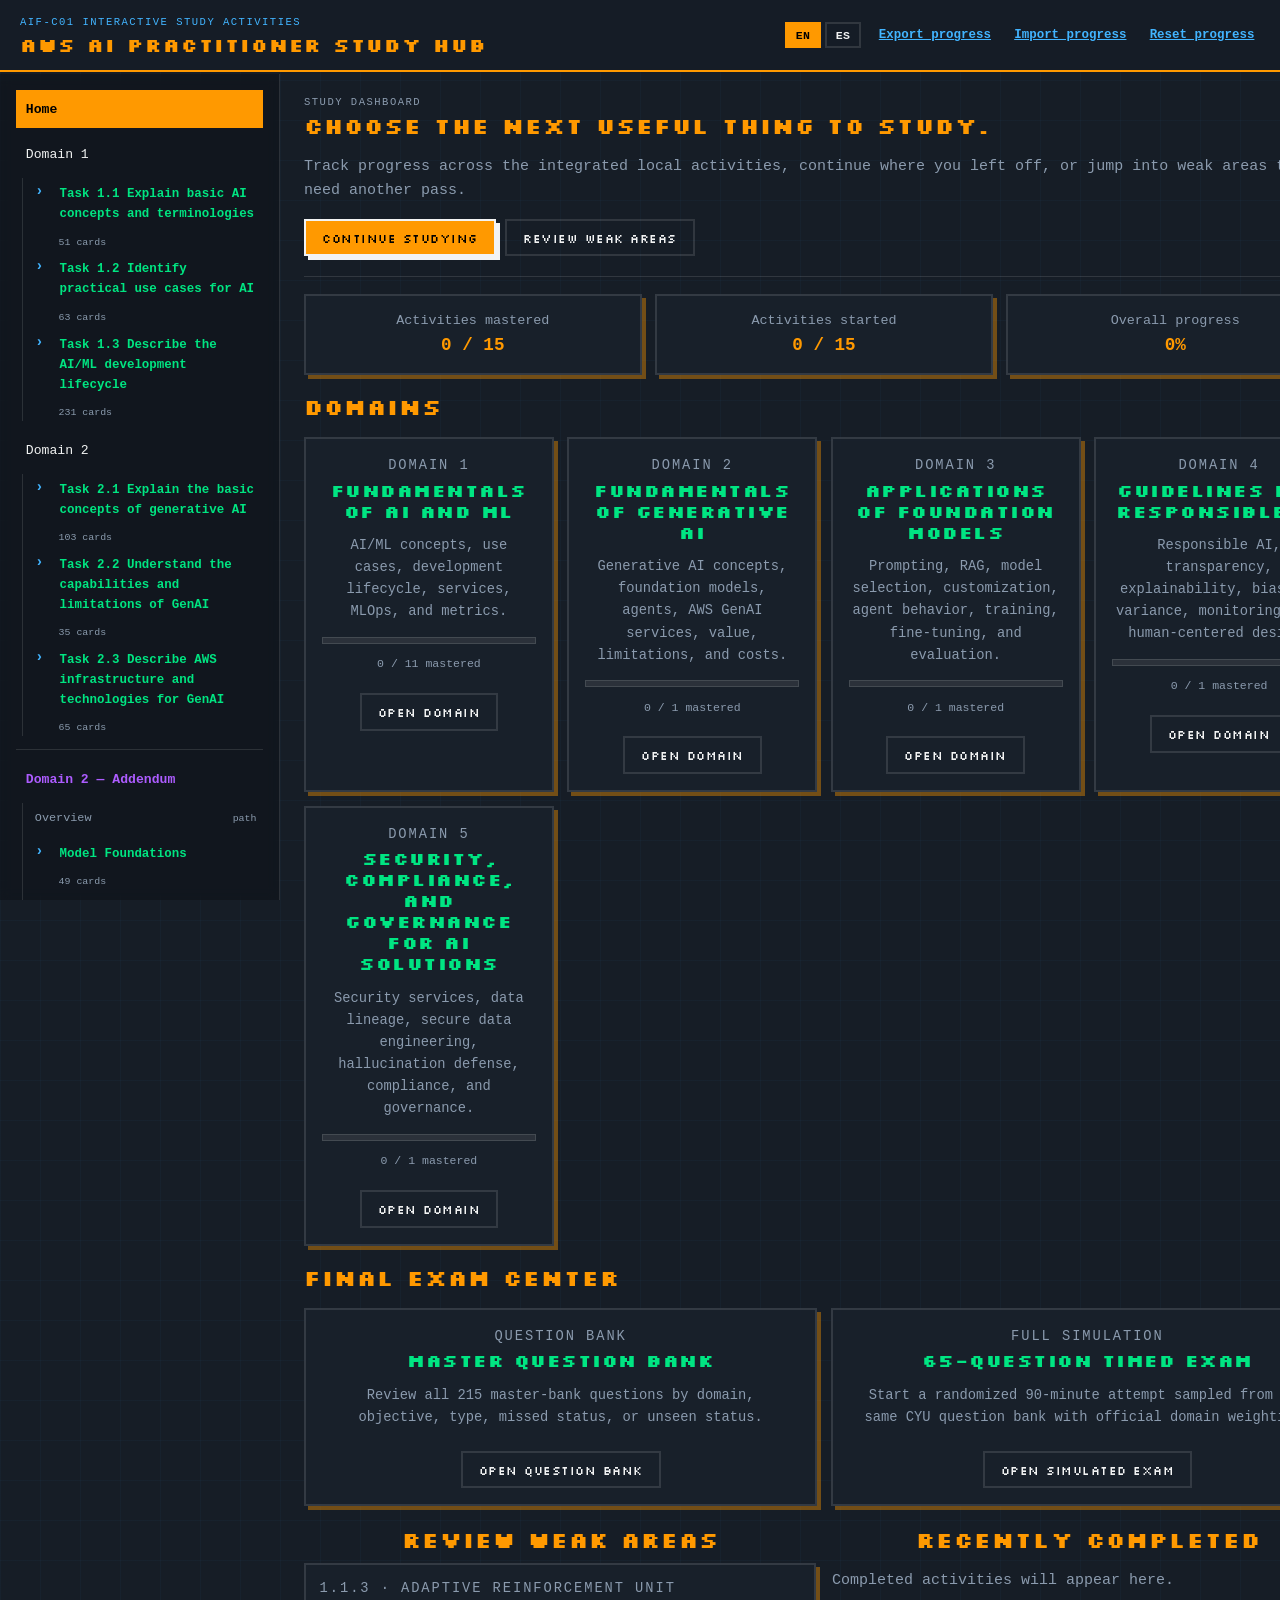
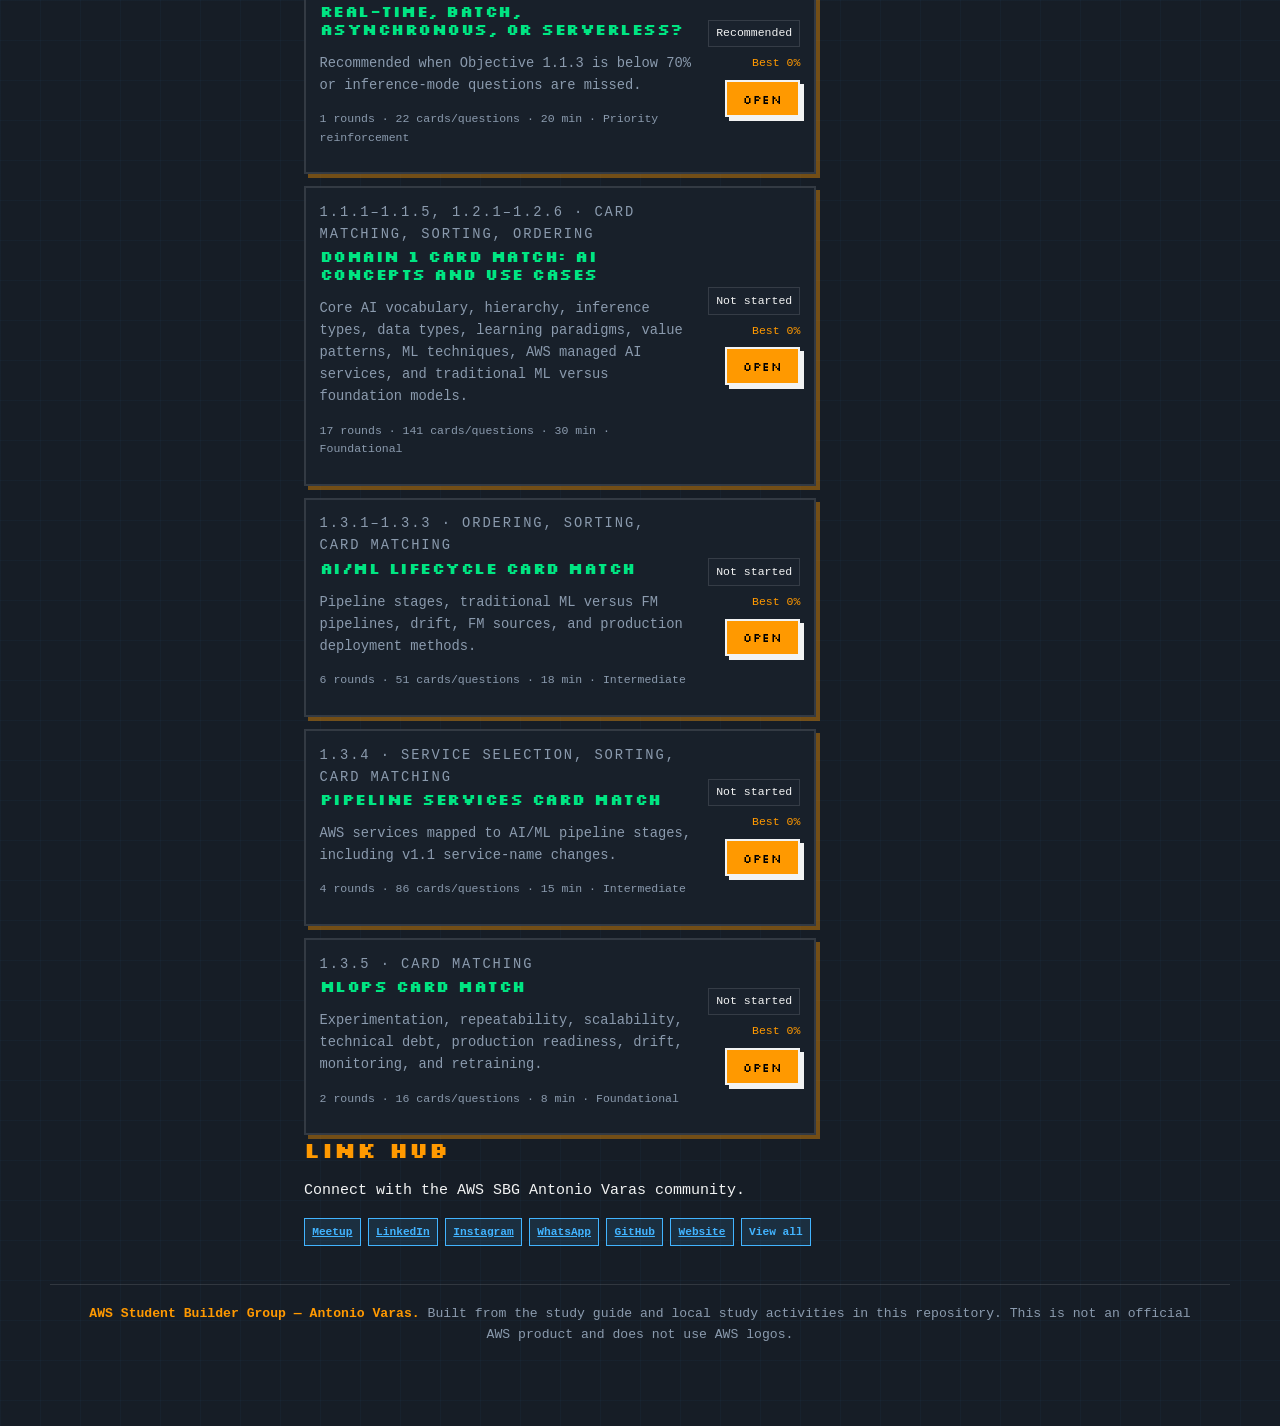
<file: index.html>
<!DOCTYPE html>
<html lang="en">
<head>
  <meta charset="utf-8">
  <meta name="viewport" content="width=device-width, initial-scale=1">
  <title>AWS AI Practitioner Study Hub</title>
  <link rel="stylesheet" href="styles.css">
</head>
<body>
  <header class="hub-topbar">
    <button class="menu-button" id="menuButton" type="button" aria-expanded="false" aria-controls="sidebar">Menu</button>
    <div>
      <p class="eyebrow" id="topbarEyebrow">AIF-C01 interactive study activities</p>
      <h1><a href="#/home" class="title-link" id="topbarTitle">AWS AI Practitioner Study Hub</a></h1>
    </div>
    <div class="topbar-actions">
      <div class="lang-toggle" role="group" aria-label="Language / Idioma">
        <button type="button" class="lang-btn" id="langBtnEn" data-lang="en" aria-pressed="true">EN</button>
        <button type="button" class="lang-btn" id="langBtnEs" data-lang="es" aria-pressed="false">ES</button>
      </div>
      <button class="link-button" id="exportProgress" type="button">Export progress</button>
      <button class="link-button" id="importProgress" type="button">Import progress</button>
      <button class="link-button" id="resetProgress" type="button">Reset progress</button>
    </div>
  </header>

  <div class="hub-shell">
    <aside class="sidebar" id="sidebar" aria-label="Study navigation"></aside>
    <main class="hub-main" id="app" tabindex="-1"></main>
  </div>

  <footer class="footnote hub-footer">
    <strong id="footerOrg">AWS Student Builder Group — Antonio Varas.</strong> <span id="footerText">Built from the study guide and local study activities in this repository. This is not an official AWS product and does not use AWS logos.</span>
  </footer>

  <script src="data/domain1.js"></script>
  <script src="data/legacy-activities.js"></script>
  <script src="data/guide-hierarchy.js"></script>
  <script src="data/exams/domain1-exam-config.js"></script>
  <script src="data/exams/domain1-question-bank.js"></script>
  <script src="data/exam-center/cyu-question-bank.js"></script>
  <script src="data/exam-center/supplemental-approved-question-bank.js"></script>
  <script src="data/reinforcement/domain1-reinforcement.js"></script>
  <script src="data/domain2-addendum.js"></script>
  <script src="data/domains345.js"></script>
  <script src="data/study-hub.js"></script>
  <script src="data/i18n/ui-strings.js"></script>
  <script src="data/i18n/es/domains.js"></script>
  <script src="data/i18n/es/guide-hierarchy.js"></script>
  <script src="data/i18n/es/activities.js"></script>
  <script src="data/i18n/es/enum-values.js"></script>
  <script src="data/i18n/es/addendum-meta.js"></script>
  <script src="data/i18n/es/matrix-tables.js"></script>
  <script src="data/i18n/es/rounds-domain1.js"></script>
  <script src="data/i18n/es/rounds-domain2.js"></script>
  <script src="data/i18n/es/rounds-domain3.js"></script>
  <script src="data/i18n/es/rounds-domain4.js"></script>
  <script src="data/i18n/es/rounds-domain5.js"></script>
  <script src="data/i18n/es/reinforcement.js"></script>
  <script src="data/i18n/es/domain1-question-bank.js"></script>
  <script src="data/i18n/es/cyu-question-bank-d1.js"></script>
  <script src="data/i18n/es/cyu-question-bank-d2.js"></script>
  <script src="data/i18n/es/cyu-question-bank-d3.js"></script>
  <script src="data/i18n/es/cyu-question-bank-d4.js"></script>
  <script src="data/i18n/es/cyu-question-bank-d5.js"></script>
  <script src="data/i18n/es/supplemental.js"></script>
  <script src="data/i18n/apply-locale.js"></script>
  <script src="app.js"></script>
</body>
</html>
</file>
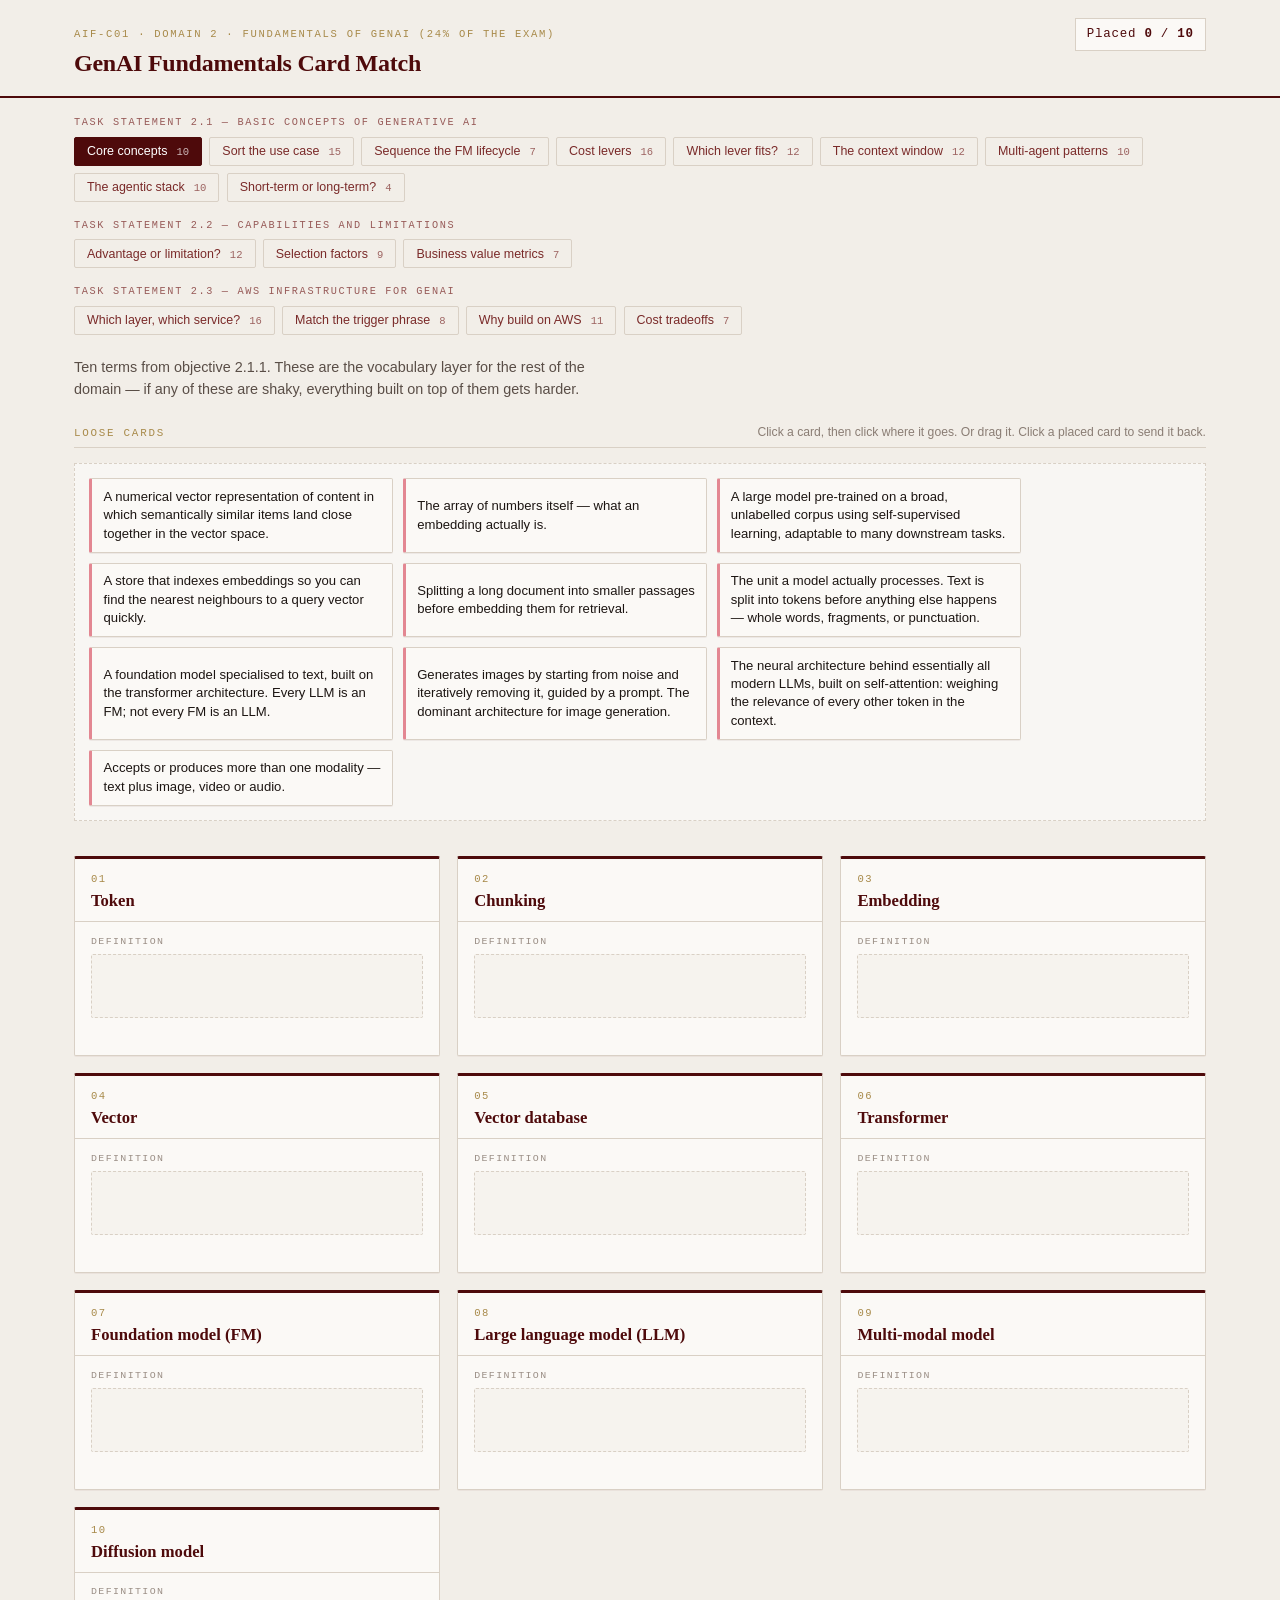
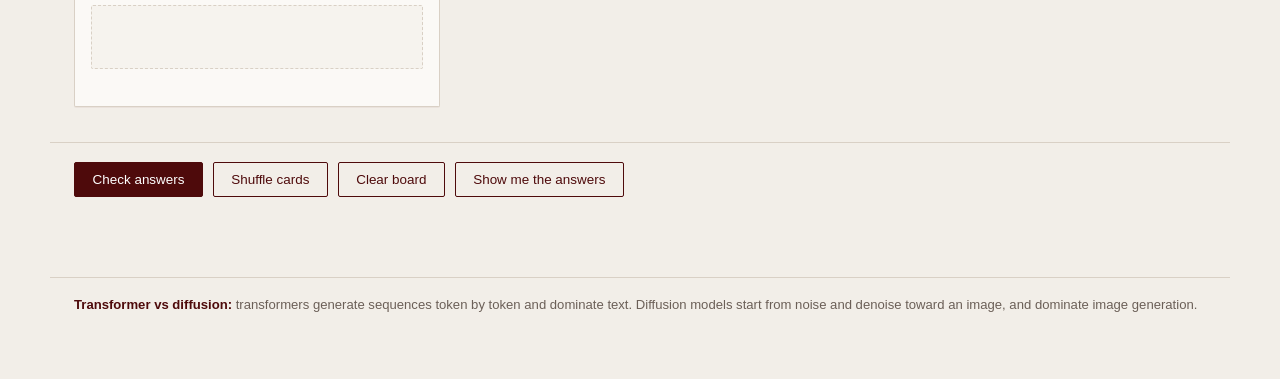
<file: legacy/genai-fundamentals-matching-game.html>
<!DOCTYPE html>
<html lang="en">
<head>
<meta charset="utf-8">
<meta name="viewport" content="width=device-width, initial-scale=1">
<title>GenAI Fundamentals Card Match — AIF-C01 Domain 2</title>
<style>
:root{
  --garnet:#4E0A0B;
  --garnet-soft:#7A2A29;
  --ink:#1C1512;
  --parchment:#F2EEE8;
  --card:#FBF9F6;
  --khaki:#9DAD71;
  --khaki-deep:#5F7040;
  --rose:#E38792;
  --brass:#A88A4A;
  --rule:#D9D0C5;

  --display:'Iowan Old Style','Palatino Linotype',Palatino,'Book Antiqua',Georgia,serif;
  --body:-apple-system,BlinkMacSystemFont,'Segoe UI',Roboto,Helvetica,Arial,sans-serif;
  --mono:ui-monospace,SFMono-Regular,'SF Mono',Menlo,Consolas,monospace;
}

*{box-sizing:border-box}
html,body{margin:0;padding:0}
body{
  background:var(--parchment);
  color:var(--ink);
  font-family:var(--body);
  font-size:16px;
  line-height:1.5;
  -webkit-font-smoothing:antialiased;
  padding:0 0 4rem;
}

.masthead{
  border-bottom:2px solid var(--garnet);
  background:var(--parchment);
  position:sticky; top:0; z-index:50;
}
.masthead-inner{
  max-width:1180px; margin:0 auto;
  padding:1.1rem 1.5rem .9rem;
  display:flex; flex-wrap:wrap; align-items:baseline; gap:.6rem 1.4rem;
}
.eyebrow{
  font-family:var(--mono); font-size:.66rem; letter-spacing:.16em;
  text-transform:uppercase; color:var(--brass); margin:0 0 .15rem;
}
.masthead h1{
  font-family:var(--display); font-size:1.5rem; font-weight:600;
  color:var(--garnet); margin:0; letter-spacing:-.01em;
}
.masthead .title-block{flex:1 1 260px}
.tally{
  font-family:var(--mono); font-size:.78rem; letter-spacing:.06em;
  color:var(--garnet); border:1px solid var(--rule); background:var(--card);
  padding:.4rem .7rem; white-space:nowrap;
}
.tally b{font-weight:700}

.group-label{
  max-width:1180px; margin:1rem auto 0; padding:0 1.5rem;
  font-family:var(--mono); font-size:.64rem; letter-spacing:.16em;
  text-transform:uppercase; color:var(--garnet-soft); opacity:.75;
}
.group-label:first-of-type{margin-top:1.1rem}

.rounds{
  max-width:1180px; margin:0 auto; padding:.4rem 1.5rem 0;
  display:flex; gap:.45rem; flex-wrap:wrap;
}
.round-tab{
  font-family:var(--body); font-size:.78rem; background:transparent;
  border:1px solid var(--rule); color:var(--garnet-soft);
  padding:.4rem .75rem; cursor:pointer; border-radius:2px;
  transition:background .15s,color .15s,border-color .15s;
}
.round-tab:hover{border-color:var(--garnet-soft)}
.round-tab[aria-selected="true"]{background:var(--garnet);border-color:var(--garnet);color:#fff}
.round-tab .tab-count{font-family:var(--mono);font-size:.66rem;opacity:.7;margin-left:.35rem}
.round-tab:focus-visible{outline:2px solid var(--brass);outline-offset:2px}

main{max-width:1180px;margin:0 auto;padding:1.4rem 1.5rem 0}
.round-intro{font-size:.9rem;color:#5A4E47;margin:0 0 1.4rem;max-width:68ch}

.bank-head{
  display:flex; align-items:baseline; justify-content:space-between;
  gap:1rem; border-bottom:1px solid var(--rule);
  padding-bottom:.4rem; margin-bottom:.9rem;
}
.bank-head h2{
  font-family:var(--mono); font-size:.68rem; letter-spacing:.16em;
  text-transform:uppercase; color:var(--brass); font-weight:500; margin:0;
}
.hint{font-size:.76rem;color:#8A7D74}

.bank{
  display:flex; flex-wrap:wrap; gap:.6rem; min-height:5.5rem;
  padding:.9rem; background:rgba(255,255,255,.5);
  border:1px dashed var(--rule); margin-bottom:2.2rem; align-content:flex-start;
}
.bank.is-target{border-color:var(--garnet-soft);background:rgba(227,135,146,.08)}
.bank-empty{font-size:.82rem;color:#9A8E85;font-style:italic;margin:auto}

.card{
  font-family:var(--body); font-size:.82rem; line-height:1.4; text-align:left;
  background:var(--card); border:1px solid var(--rule);
  border-left:3px solid var(--rose); border-radius:2px;
  padding:.55rem .7rem; max-width:19rem; cursor:grab;
  box-shadow:0 1px 0 rgba(78,10,11,.06);
  transition:transform .14s ease,box-shadow .14s ease,border-color .14s ease;
  color:var(--ink); display:block;
}
.card:hover{transform:translateY(-2px);box-shadow:0 4px 10px rgba(78,10,11,.11)}
.card:focus-visible{outline:2px solid var(--garnet);outline-offset:2px}
.card.is-held{
  border-color:var(--garnet); border-left-color:var(--garnet);
  box-shadow:0 0 0 2px rgba(78,10,11,.22),0 6px 14px rgba(78,10,11,.16);
  transform:translateY(-2px);
}
.card.is-dragging{opacity:.4}
.card[data-kind="contributes"],.card[data-kind="does"],.card[data-kind="content"]{border-left-color:var(--brass)}
.card[data-kind="decision"],.card[data-kind="best"],.card[data-kind="tradeoff"],.card[data-kind="aws"]{border-left-color:var(--khaki-deep)}
.card[data-kind="works"],.card[data-kind="role"],.card[data-kind="layer"]{border-left-color:var(--garnet-soft)}

.board{display:grid;grid-template-columns:repeat(auto-fit,minmax(320px,1fr));gap:1.1rem}
.board.wide{grid-template-columns:repeat(auto-fit,minmax(260px,1fr))}
.board.pair{grid-template-columns:repeat(auto-fit,minmax(340px,1fr))}
.board.track{grid-template-columns:1fr;gap:.55rem;max-width:640px}

.concept{
  background:var(--card); border:1px solid var(--rule);
  border-top:3px solid var(--garnet); border-radius:2px;
  padding:0 0 .9rem; box-shadow:0 1px 0 rgba(78,10,11,.05);
}
.concept-head{padding:.8rem 1rem .55rem;border-bottom:1px solid var(--rule);margin-bottom:.8rem}
.concept-index{
  font-family:var(--mono); font-size:.66rem; letter-spacing:.14em;
  color:var(--brass); display:block; margin-bottom:.2rem;
}
.concept-name{
  font-family:var(--display); font-size:1.04rem; font-weight:600;
  color:var(--garnet); margin:0; line-height:1.25;
}
.concept-sub{font-size:.76rem;color:#8A7D74;margin:.25rem 0 0;line-height:1.35}

.track .concept{display:flex;align-items:center;gap:.9rem;padding:.6rem .9rem}
.track .concept-head{border:none;padding:0;margin:0;flex:0 0 auto}
.track .concept-index{
  font-family:var(--display); font-size:1.3rem; color:var(--garnet);
  background:rgba(227,135,146,.16); border-radius:50%;
  width:2.1rem;height:2.1rem;display:flex;align-items:center;justify-content:center;
  margin:0;
}
.track .concept-name{display:none}
.track .slot-wrap{flex:1 1 auto;padding:0}
.track .slot-label{display:none}
.track .slot{min-height:2.9rem}
.track .mark{padding:0 0 0 .2rem !important;margin-top:0}

.slot-wrap{padding:0 1rem .1rem}
.slot-label{
  font-family:var(--mono); font-size:.62rem; letter-spacing:.14em;
  text-transform:uppercase; color:#9A8E85; display:block; margin:.55rem 0 .3rem;
}
.slot{
  min-height:4rem; border:1px dashed var(--rule); border-radius:2px;
  padding:.35rem; display:flex;
  transition:border-color .14s,background .14s;
  background:rgba(242,238,232,.55);
}
.slot.is-target{border-color:var(--garnet-soft);background:rgba(227,135,146,.1)}
.slot .card{max-width:none;width:100%;cursor:pointer;box-shadow:none}
.slot .card:hover{transform:none;box-shadow:0 2px 6px rgba(78,10,11,.1)}
.slot.is-correct{border-style:solid;border-color:var(--khaki);background:rgba(157,173,113,.13)}
.slot.is-correct .card{border-color:var(--khaki);border-left-color:var(--khaki-deep);background:#fff}
.slot.is-wrong{border-style:solid;border-color:var(--rose);background:rgba(227,135,146,.14);animation:nudge .3s ease}
.slot.is-wrong .card{border-color:var(--rose);border-left-color:var(--garnet)}

.dropzone{
  margin:0 1rem; min-height:3.6rem; padding:.5rem;
  border:1px dashed var(--rule); border-radius:2px;
  background:rgba(242,238,232,.55);
  display:flex; flex-direction:column; gap:.4rem;
  transition:border-color .14s,background .14s;
}
.dropzone.is-target{border-color:var(--garnet-soft);background:rgba(227,135,146,.1)}
.dropzone .card{max-width:none;width:100%;cursor:pointer;box-shadow:none;font-size:.79rem}
.dropzone .card:hover{transform:none;box-shadow:0 2px 6px rgba(78,10,11,.1)}
.dropzone-empty{font-size:.75rem;color:#A99D94;font-style:italic;margin:auto;text-align:center}
.card.is-correct{border-color:var(--khaki);border-left-color:var(--khaki-deep);background:#fff}
.card.is-wrong{border-color:var(--rose);border-left-color:var(--garnet);background:rgba(227,135,146,.1)}

.mark{
  font-family:var(--mono); font-size:.68rem; letter-spacing:.08em;
  margin-top:.28rem; min-height:1rem; display:block;
}
.mark.ok{color:var(--khaki-deep)}
.mark.no{color:var(--garnet)}

@keyframes nudge{0%,100%{transform:translateX(0)}25%{transform:translateX(-4px)}75%{transform:translateX(4px)}}

.controls{
  max-width:1180px; margin:2.2rem auto 0; padding:1.2rem 1.5rem 0;
  border-top:1px solid var(--rule); display:flex; flex-wrap:wrap;
  gap:.6rem; align-items:center;
}
button.act{
  font-family:var(--body); font-size:.84rem; padding:.55rem 1.1rem;
  border-radius:2px; border:1px solid var(--garnet);
  background:var(--garnet); color:#fff; cursor:pointer;
  transition:background .15s,color .15s;
}
button.act:hover{background:var(--garnet-soft);border-color:var(--garnet-soft)}
button.act.ghost{background:transparent;color:var(--garnet)}
button.act.ghost:hover{background:rgba(78,10,11,.07);color:var(--garnet)}
button.act:focus-visible{outline:2px solid var(--brass);outline-offset:2px}

.verdict{
  max-width:1180px; margin:1.1rem auto 0; padding:0 1.5rem;
  font-size:.9rem; min-height:1.5rem; color:var(--garnet);
}
.verdict.win{color:var(--khaki-deep);font-weight:600}

.footnote{
  max-width:1180px; margin:2.4rem auto 0; padding:1.1rem 1.5rem 0;
  border-top:1px solid var(--rule); font-size:.82rem; color:#6B5F57;
}
.footnote strong{color:var(--garnet)}

@media (max-width:640px){
  .masthead h1{font-size:1.2rem}
  main,.controls,.rounds,.verdict,.footnote,.group-label{padding-left:1rem;padding-right:1rem}
  .card{max-width:none;width:100%}
  .board,.board.wide,.board.pair{grid-template-columns:1fr}
  .track .concept{flex-wrap:wrap}
}
@media (prefers-reduced-motion:reduce){
  *{animation-duration:.01ms !important;transition-duration:.01ms !important}
}
</style>
</head>
<body>

<header class="masthead">
  <div class="masthead-inner">
    <div class="title-block">
      <p class="eyebrow">AIF-C01 · Domain 2 · Fundamentals of GenAI (24% of the exam)</p>
      <h1>GenAI Fundamentals Card Match</h1>
    </div>
    <div class="tally" id="tally">Placed <b id="placedCount">0</b> / <b id="totalCount">10</b></div>
  </div>
</header>

<p class="group-label">Task statement 2.1 — basic concepts of generative AI</p>
<nav class="rounds" role="tablist" aria-label="Rounds for 2.1">
  <button class="round-tab" role="tab" aria-selected="true"  data-round="core">Core concepts <span class="tab-count">10</span></button>
  <button class="round-tab" role="tab" aria-selected="false" data-round="usecases">Sort the use case <span class="tab-count">15</span></button>
  <button class="round-tab" role="tab" aria-selected="false" data-round="sequence">Sequence the FM lifecycle <span class="tab-count">7</span></button>
  <button class="round-tab" role="tab" aria-selected="false" data-round="levers">Cost levers <span class="tab-count">16</span></button>
  <button class="round-tab" role="tab" aria-selected="false" data-round="leverfit">Which lever fits? <span class="tab-count">12</span></button>
  <button class="round-tab" role="tab" aria-selected="false" data-round="context">The context window <span class="tab-count">12</span></button>
  <button class="round-tab" role="tab" aria-selected="false" data-round="patterns">Multi-agent patterns <span class="tab-count">10</span></button>
  <button class="round-tab" role="tab" aria-selected="false" data-round="stack">The agentic stack <span class="tab-count">10</span></button>
  <button class="round-tab" role="tab" aria-selected="false" data-round="memory">Short-term or long-term? <span class="tab-count">4</span></button>
</nav>

<p class="group-label">Task statement 2.2 — capabilities and limitations</p>
<nav class="rounds" role="tablist" aria-label="Rounds for 2.2">
  <button class="round-tab" role="tab" aria-selected="false" data-round="advlim">Advantage or limitation? <span class="tab-count">12</span></button>
  <button class="round-tab" role="tab" aria-selected="false" data-round="selection">Selection factors <span class="tab-count">9</span></button>
  <button class="round-tab" role="tab" aria-selected="false" data-round="bizmetrics">Business value metrics <span class="tab-count">7</span></button>
</nav>

<p class="group-label">Task statement 2.3 — AWS infrastructure for GenAI</p>
<nav class="rounds" role="tablist" aria-label="Rounds for 2.3">
  <button class="round-tab" role="tab" aria-selected="false" data-round="layers">Which layer, which service? <span class="tab-count">16</span></button>
  <button class="round-tab" role="tab" aria-selected="false" data-round="trigger">Match the trigger phrase <span class="tab-count">8</span></button>
  <button class="round-tab" role="tab" aria-selected="false" data-round="whyaws">Why build on AWS <span class="tab-count">11</span></button>
  <button class="round-tab" role="tab" aria-selected="false" data-round="costtradeoffs">Cost tradeoffs <span class="tab-count">7</span></button>
</nav>

<main>
  <p class="round-intro" id="roundIntro"></p>

  <div class="bank-head">
    <h2>Loose cards</h2>
    <span class="hint">Click a card, then click where it goes. Or drag it. Click a placed card to send it back.</span>
  </div>
  <div class="bank" id="bank" aria-label="Unplaced cards"></div>

  <div class="board" id="board"></div>
</main>

<div class="controls">
  <button class="act" id="btnCheck">Check answers</button>
  <button class="act ghost" id="btnShuffle">Shuffle cards</button>
  <button class="act ghost" id="btnClear">Clear board</button>
  <button class="act ghost" id="btnReveal">Show me the answers</button>
</div>

<p class="verdict" id="verdict"></p>

<div class="footnote" id="footnote"></div>

<script>
(function(){
  "use strict";

  const ROUNDS = {

    core:{
      mode:"slots",
      intro:"Ten terms from objective 2.1.1. These are the vocabulary layer for the rest of the domain — if any of these are shaky, everything built on top of them gets harder.",
      footnote:"<strong>Transformer vs diffusion:</strong> transformers generate sequences token by token and dominate text. Diffusion models start from noise and denoise toward an image, and dominate image generation.",
      slotTypes:[{key:"def", label:"Definition"}],
      concepts:[
        {id:"token", name:"Token",
          def:"The unit a model actually processes. Text is split into tokens before anything else happens — whole words, fragments, or punctuation."},
        {id:"chunking", name:"Chunking",
          def:"Splitting a long document into smaller passages before embedding them for retrieval."},
        {id:"embedding", name:"Embedding",
          def:"A numerical vector representation of content in which semantically similar items land close together in the vector space."},
        {id:"vector", name:"Vector",
          def:"The array of numbers itself — what an embedding actually is."},
        {id:"vectordb", name:"Vector database",
          def:"A store that indexes embeddings so you can find the nearest neighbours to a query vector quickly."},
        {id:"transformer", name:"Transformer",
          def:"The neural architecture behind essentially all modern LLMs, built on self-attention: weighing the relevance of every other token in the context."},
        {id:"fm", name:"Foundation model (FM)",
          def:"A large model pre-trained on a broad, unlabelled corpus using self-supervised learning, adaptable to many downstream tasks."},
        {id:"llm", name:"Large language model (LLM)",
          def:"A foundation model specialised to text, built on the transformer architecture. Every LLM is an FM; not every FM is an LLM."},
        {id:"multimodal", name:"Multi-modal model",
          def:"Accepts or produces more than one modality — text plus image, video or audio."},
        {id:"diffusion", name:"Diffusion model",
          def:"Generates images by starting from noise and iteratively removing it, guided by a prompt. The dominant architecture for image generation."}
      ]
    },

    usecases:{
      mode:"buckets",
      intro:"The five C-and-F verbs from objective 2.1.2: Create, Condense, Converse, Convert, Find. Every generative AI use case in the exam guide falls into one of these five. Sort each example into its family.",
      footnote:"<strong>Memory hook:</strong> if a scenario does not fit any of the five verbs, the task is probably not a generative AI task at all.",
      targets:[
        {id:"create",   name:"Create"},
        {id:"condense",  name:"Condense"},
        {id:"converse",  name:"Converse"},
        {id:"convert",   name:"Convert"},
        {id:"find",      name:"Find"}
      ],
      items:[
        {id:"c1", target:"create", text:"Marketing copy"},
        {id:"c2", target:"create", text:"Image generation"},
        {id:"c3", target:"create", text:"Code generation"},

        {id:"n1", target:"condense", text:"Summarisation"},
        {id:"n2", target:"condense", text:"Meeting notes"},
        {id:"n3", target:"condense", text:"Extraction into structure"},

        {id:"v1", target:"converse", text:"AI assistants"},
        {id:"v2", target:"converse", text:"Customer service agents"},
        {id:"v3", target:"converse", text:"Voice agents"},

        {id:"t1", target:"convert", text:"Translation"},
        {id:"t2", target:"convert", text:"Style and tone rewriting"},
        {id:"t3", target:"convert", text:"Code migration"},

        {id:"f1", target:"find", text:"Semantic search"},
        {id:"f2", target:"find", text:"Knowledge bases"},
        {id:"f3", target:"find", text:"Research assistants"}
      ]
    },

    sequence:{
      mode:"slots",
      track:true,
      intro:"Seven stages of the foundation model lifecycle, objective 2.1.3. No descriptions here — just put the stages back in order.",
      footnote:"<strong>Remember for the exam:</strong> as an AI practitioner using Amazon Bedrock, you normally join this lifecycle at step 5 or 6 — the provider did steps 1 to 4. That is why using an FM is cheap while creating one is not.",
      slotTypes:[{key:"stage", label:"Which stage goes here?"}],
      concepts:[
        {id:"p1", name:"Step", stage:"Data selection"},
        {id:"p2", name:"Step", stage:"Model selection"},
        {id:"p3", name:"Step", stage:"Pre-training"},
        {id:"p4", name:"Step", stage:"Fine-tuning"},
        {id:"p5", name:"Step", stage:"Evaluation"},
        {id:"p6", name:"Step", stage:"Deployment"},
        {id:"p7", name:"Step", stage:"Feedback"}
      ]
    },

    levers:{
      mode:"slots",
      intro:"Eight cost levers from Table 2.1, objective 2.1.4. This is the highest-yield table in the whole domain for cost questions, which recur across Domains 2 and 3.",
      footnote:"<strong>Common mistake:</strong> provisioned throughput is not a cost-saving measure by default. It buys guaranteed capacity, billed by the hour whether you use it or not. It only saves money at consistently high utilisation.",
      slotTypes:[
        {key:"reduces", label:"How it reduces cost"},
        {key:"when",    label:"When to use it"}
      ],
      concepts:[
        {id:"smaller", name:"Choose a smaller model",
          reduces:"Smaller models cost dramatically less per token.",
          when:"Routine, well-bounded tasks: classification, extraction, short replies."},
        {id:"shorten", name:"Shorten the prompt",
          reduces:"Fewer input tokens on every call.",
          when:"Trim redundant instructions and retrieve fewer, better chunks."},
        {id:"limit", name:"Limit output length",
          reduces:"Fewer, more expensive output tokens, and lower latency.",
          when:"Set max tokens deliberately rather than leaving it high."},
        {id:"caching", name:"Prompt caching",
          reduces:"Reuses a repeated prefix, charged at a reduced rate instead of full price on every call.",
          when:"Long system prompts or a fixed document reused across many requests."},
        {id:"batch", name:"Batch inference",
          reduces:"Asynchronous bulk processing at a substantial discount to on-demand.",
          when:"Large offline jobs where latency does not matter."},
        {id:"provisioned", name:"Provisioned throughput",
          reduces:"Reserved capacity billed by time rather than per token, with committed guaranteed throughput.",
          when:"High, steady, predictable volume, or when a custom model requires it."},
        {id:"distillation", name:"Model distillation",
          reduces:"Produces a smaller, faster, cheaper model that mimics a larger teacher on your task.",
          when:"Very high volume on a narrow task where a frontier model is overkill."},
        {id:"routing", name:"Intelligent prompt routing",
          reduces:"Routes simpler requests to a cheaper model and harder ones to a stronger model automatically.",
          when:"Mixed workloads with a wide difficulty spread."}
      ]
    },

    leverfit:{
      mode:"buckets",
      intro:"Six levers, twelve scenarios drawn from the worked examples in objective 2.1.4. This is closer to how the exam actually asks cost questions — a situation, not a definition.",
      footnote:"<strong>Andes Retail does the arithmetic:</strong> a 4,200-token system prompt sent with every one of 500,000 monthly requests is 2.1 billion input tokens spent re-sending the same text. Caching the fixed prefix and moving routine classification to a smaller model both cut cost without touching quality on the questions that need it.",
      targets:[
        {id:"caching",     name:"Prompt caching"},
        {id:"batch",       name:"Batch inference"},
        {id:"provisioned", name:"Provisioned throughput"},
        {id:"smaller",     name:"Smaller model"},
        {id:"limit",       name:"Limit output length"},
        {id:"routing",     name:"Intelligent prompt routing"}
      ],
      items:[
        {id:"s1", target:"caching", text:"A 4,200-token system prompt containing a policy document that never changes is sent with every one of 500,000 monthly requests."},
        {id:"s2", target:"caching", text:"A long system prompt or fixed document is reused across many requests."},

        {id:"s3", target:"batch", text:"80,000 delivery exception reports need summarising overnight; results are needed by 7 a.m. and nobody is waiting on an individual summary."},
        {id:"s4", target:"batch", text:"A large offline job where latency does not matter, offered at a discount to on-demand rates."},

        {id:"s5", target:"provisioned", text:"Traffic is steady, high and predictable, and the application requires guaranteed throughput."},
        {id:"s6", target:"provisioned", text:"A custom model requires committed, reserved capacity."},

        {id:"s7", target:"smaller", text:"3 million short support messages a month need classifying into 8 categories, and a small model already performs well."},
        {id:"s8", target:"smaller", text:"A routine, well-bounded task: classification, extraction, or short replies."},

        {id:"s9", target:"limit", text:"Responses are slow and expensive because the model keeps generating long answers."},
        {id:"s10", target:"limit", text:"Setting max tokens deliberately, both as a cost control and a latency control."},

        {id:"s11", target:"routing", text:"A mixed workload has a wide spread of difficulty, from trivial lookups to complex reasoning."},
        {id:"s12", target:"routing", text:"Simple requests should go to a cheaper model automatically, harder ones to a stronger model."}
      ]
    },

    context:{
      mode:"slots",
      intro:"Six things competing for space in a model's context window, objective 2.1.5. This is a new objective in v1.1 and the whole point is that the window is finite and every token in it is billed.",
      footnote:"<strong>Common mistake:</strong> more context is not better context. Lumen Legal cut its retrieval from the top 20 chunks to the top 5 with re-ranking, and both prompt size and answer accuracy improved together.",
      slotTypes:[
        {key:"content",  label:"Typical content"},
        {key:"decision", label:"Engineering decision"}
      ],
      concepts:[
        {id:"system", name:"System instructions",
          content:"Role, tone, rules, output format, refusal policy.",
          decision:"Keep stable and cache it; do not rewrite per request."},
        {id:"retrieved", name:"Retrieved context",
          content:"Chunks pulled from a knowledge base by similarity.",
          decision:"How many chunks, how large, re-ranked or not."},
        {id:"history", name:"Conversation history",
          content:"Previous turns in a multi-turn session.",
          decision:"Keep everything, keep the last N turns, or summarise older turns."},
        {id:"tools", name:"Tool definitions",
          content:"Schemas describing the functions an agent may call.",
          decision:"Expose only the tools relevant to the current task."},
        {id:"fewshot", name:"Few-shot examples",
          content:"Demonstrations of the desired input-output behaviour.",
          decision:"Enough to establish the pattern, no more."},
        {id:"request", name:"The user's actual request",
          content:"The question being asked right now.",
          decision:"Should never be crowded out by the above."}
      ]
    },

    patterns:{
      mode:"slots",
      intro:"Five multi-agent patterns from Table 2.2, objective 2.1.6 — the densest objective in the guide. Learn how each works and what it's for.",
      footnote:"<strong>Look for the coordinator:</strong> one agent above the others delegating to specialists means supervisor pattern. Peers handing off tasks with no fixed lead means swarm.",
      slotTypes:[
        {key:"works", label:"How it works"},
        {key:"best",  label:"Best for"}
      ],
      concepts:[
        {id:"single", name:"Single agent",
          works:"One agent with a set of tools handles the whole task.",
          best:"Well-bounded tasks with a modest tool count."},
        {id:"supervisor", name:"Supervisor / orchestrator",
          works:"A lead agent decomposes the goal and delegates sub-tasks to specialist agents, then assembles the result.",
          best:"Complex tasks spanning several domains of expertise."},
        {id:"astool", name:"Agent as a tool",
          works:"A specialist agent is exposed to another agent as if it were a callable tool.",
          best:"Reusing a capable specialist without hard-wiring a hierarchy."},
        {id:"swarm", name:"Swarm / peer collaboration",
          works:"Agents work as peers, handing tasks between themselves without a fixed supervisor.",
          best:"Exploratory work where the right sequence is not known in advance."},
        {id:"sequential", name:"Sequential pipeline",
          works:"Agents run in a fixed order, each consuming the previous output.",
          best:"Deterministic, auditable workflows."}
      ]
    },

    stack:{
      mode:"slots",
      intro:"Five layers of the AWS agentic stack, Figure 2.5, objective 2.1.6. Learn which named component sits at which layer, from the application down to the model.",
      footnote:"<strong>Common confusion:</strong> Strands Agents is the open-source SDK you build an agent with. AgentCore is the managed infrastructure you run it on in production. You build with Strands and run on AgentCore — complementary, not alternatives.",
      slotTypes:[
        {key:"component", label:"Named component"},
        {key:"does",      label:"What it does"}
      ],
      concepts:[
        {id:"appl", name:"Application layer",
          component:"The business application",
          does:"Sets the goal and consumes the result."},
        {id:"orch", name:"Orchestration",
          component:"Model-driven or workflow-driven",
          does:"Decides which agent or step runs next, handles retries, enforces limits."},
        {id:"framework", name:"Agent framework",
          component:"Strands Agents",
          does:"Open-source SDK: define a model, a prompt and tools, and the SDK runs the agent loop."},
        {id:"runtime", name:"Agent runtime and infrastructure",
          component:"Amazon Bedrock AgentCore",
          does:"Runtime with session isolation, Memory, Gateway for MCP tools, Identity, Observability, Code Interpreter, Browser."},
        {id:"model", name:"Foundation model",
          component:"Amazon Bedrock",
          does:"The reasoning engine that plans, decides and generates."}
      ]
    },

    memory:{
      mode:"buckets",
      intro:"Two memory types, four statements. A short, sharp check on a distinction the exam likes to test with a single deciding word: session, or across sessions.",
      footnote:"<strong>On AWS:</strong> Amazon Bedrock AgentCore Memory provides both managed short-term and long-term memory, so developers do not have to build persistence themselves.",
      targets:[
        {id:"short", name:"Short-term (working) memory", sub:"The session"},
        {id:"long",  name:"Long-term memory", sub:"Across sessions"}
      ],
      items:[
        {id:"m1", target:"short", text:"Held in the context window."},
        {id:"m2", target:"short", text:"Lasts only for the current session."},
        {id:"m3", target:"long",  text:"Persisted outside the context window and retrieved when relevant."},
        {id:"m4", target:"long",  text:"Facts, preferences and past outcomes that survive across separate conversations, weeks apart."}
      ]
    },

    advlim:{
      mode:"buckets",
      intro:"Five advantages, seven limitations, objectives 2.2.1 and 2.2.2. Sort each name into the list it belongs to — the exam sometimes swaps one from each list as a distractor.",
      footnote:"<strong>Common mistake:</strong> hallucination is not a bug that can be patched away. On the exam the correct answers are always mitigations — grounding, validation, citation, human review — never \u201ca model that does not hallucinate\u201d.",
      targets:[
        {id:"adv", name:"Advantage", sub:"Objective 2.2.1"},
        {id:"lim", name:"Limitation", sub:"Objective 2.2.2"}
      ],
      items:[
        {id:"a1", target:"adv", text:"Adaptability"},
        {id:"a2", target:"adv", text:"Responsiveness"},
        {id:"a3", target:"adv", text:"Conversational capability"},
        {id:"a4", target:"adv", text:"Ability to generate content"},
        {id:"a5", target:"adv", text:"Low barrier to entry"},

        {id:"l1", target:"lim", text:"Hallucination"},
        {id:"l2", target:"lim", text:"Interpretability"},
        {id:"l3", target:"lim", text:"Inaccuracy"},
        {id:"l4", target:"lim", text:"Nondeterminism"},
        {id:"l5", target:"lim", text:"Cost at scale"},
        {id:"l6", target:"lim", text:"Data currency"},
        {id:"l7", target:"lim", text:"Bias and toxicity"}
      ]
    },

    selection:{
      mode:"slots",
      intro:"Nine factors for choosing a generative AI model, objective 2.2.3. The column that actually gets tested is where each factor bites — the concrete failure it causes.",
      footnote:"<strong>Compliance is a hard filter:</strong> if a model cannot be used in a permitted Region, its quality is irrelevant. Apply compliance and modality first, then compare among the survivors.",
      slotTypes:[{key:"bites", label:"Where it bites"}],
      concepts:[
        {id:"modality", name:"Model type and modality",
          bites:"Image input rules out text-only models immediately."},
        {id:"perf", name:"Performance and capability",
          bites:"Benchmarks help but your own evaluation set is what counts."},
        {id:"cost", name:"Cost",
          bites:"A frontier model on a high-volume routine task is the classic overspend."},
        {id:"latency", name:"Latency",
          bites:"Larger models are slower; interactive uses may need a smaller one."},
        {id:"size", name:"Model complexity and size",
          bites:"Smaller means cheaper and faster, often with no quality loss on narrow tasks."},
        {id:"constraints", name:"Constraints",
          bites:"A 200-page document needs a long context window or chunking."},
        {id:"compliance", name:"Compliance",
          bites:"May eliminate otherwise ideal models outright."},
        {id:"custom", name:"Customisation",
          bites:"Not every model on Bedrock supports every customisation path."},
        {id:"multilingual", name:"Multilingual",
          bites:"English benchmark scores do not transfer automatically to Spanish."}
      ]
    },

    bizmetrics:{
      mode:"slots",
      intro:"Seven business value metrics, objective 2.2.4. These are the exact set named in the exam guide — learn the list, since they show up as answer options.",
      footnote:"<strong>Model metrics answer \u201cis this working?\u201d Business metrics answer \u201cis this worth doing?\u201d</strong> Do not mix the two families.",
      slotTypes:[{key:"measures", label:"What it measures"}],
      concepts:[
        {id:"crossdomain", name:"Cross-domain performance",
          measures:"How well one model handles tasks across several business areas — the main argument for a shared FM platform."},
        {id:"roi", name:"Return on investment (ROI)",
          measures:"Net benefit against total cost of the initiative."},
        {id:"efficiency", name:"Efficiency",
          measures:"Time or effort saved per task, for example handling time in a contact centre."},
        {id:"conversion", name:"Conversion rate",
          measures:"Proportion of interactions producing the desired commercial outcome."},
        {id:"arpu", name:"Average revenue per user",
          measures:"Revenue effect of the AI feature per customer."},
        {id:"accuracy", name:"Accuracy",
          measures:"How often the output is correct, judged against a business standard rather than a label set."},
        {id:"clv", name:"Customer lifetime value",
          measures:"Long-run relationship value, used to justify retention and personalisation work."}
      ]
    },

    layers:{
      mode:"slots",
      intro:"Eight AWS services from Table 2.3, objective 2.3.1. Each sits at a different layer of the GenAI stack — the layer is often the fastest way to eliminate wrong answers.",
      footnote:"<strong>Common mistake:</strong> naming has moved recently. Amazon QuickSight became Amazon Quick Suite, listed simply as \u201cAmazon Quick\u201d in the exam guide. Kiro is the stated successor to Amazon Q Developer for IDE-based assistance.",
      slotTypes:[
        {key:"layer", label:"Layer"},
        {key:"role",  label:"One-line role"}
      ],
      concepts:[
        {id:"bedrock", name:"Amazon Bedrock",
          layer:"Model access",
          role:"Fully managed, serverless API to foundation models from multiple providers, plus Knowledge Bases, Guardrails, Agents, Flows, Prompt Management, Model Evaluation."},
        {id:"smai", name:"Amazon SageMaker AI",
          layer:"ML platform",
          role:"Build, train, tune, deploy and monitor custom models, with full control of instances and infrastructure."},
        {id:"jumpstart", name:"Amazon SageMaker JumpStart",
          layer:"Model hub",
          role:"Pre-trained and open-source models plus solution templates, deployable to your own SageMaker endpoints."},
        {id:"agentcore", name:"Amazon Bedrock AgentCore",
          layer:"Agent infrastructure",
          role:"Production runtime for agents: session isolation, Memory, Gateway, Identity, Observability, Code Interpreter and Browser."},
        {id:"strands", name:"Strands Agents",
          layer:"Agent SDK",
          role:"Open-source, model-driven SDK for building agents from a model, a prompt and a set of tools."},
        {id:"kiro", name:"Kiro",
          layer:"Developer tooling",
          role:"Spec-driven agentic IDE: generates requirements, design and task documents before writing code."},
        {id:"amazonq", name:"Amazon Q",
          layer:"Assistant",
          role:"AI assistant across AWS surfaces, including the console and documentation."},
        {id:"quick", name:"Amazon Quick",
          layer:"Business intelligence and agentic workspace",
          role:"Evolution of Amazon QuickSight: dashboards and BI plus agentic research, chat and workflow automation."}
      ]
    },

    trigger:{
      mode:"buckets",
      intro:"The same eight services, this time matched to the phrase in a scenario that points to each one. This is the closest this domain gets to how the real exam presents a service-selection question.",
      footnote:"<strong>Straight from Table 2.3:</strong> \u201cchoose it when the stem says\u2026\u201d — the exam guide frames service selection exactly this way.",
      targets:[
        {id:"bedrock",   name:"Amazon Bedrock"},
        {id:"smai",      name:"Amazon SageMaker AI"},
        {id:"jumpstart", name:"Amazon SageMaker JumpStart"},
        {id:"agentcore", name:"Amazon Bedrock AgentCore"},
        {id:"strands",   name:"Strands Agents"},
        {id:"kiro",      name:"Kiro"},
        {id:"amazonq",   name:"Amazon Q"},
        {id:"quick",     name:"Amazon Quick"}
      ],
      items:[
        {id:"t1", target:"bedrock",   text:"\u201cwe want to use a foundation model without managing infrastructure\u201d"},
        {id:"t2", target:"smai",      text:"\u201cwe need to train our own model\u201d or \u201cwe need full control of the endpoint\u201d"},
        {id:"t3", target:"jumpstart", text:"\u201cwe want an open-source model deployed into our own environment\u201d"},
        {id:"t4", target:"agentcore", text:"\u201cwe have a working agent prototype and need to run it securely in production\u201d"},
        {id:"t5", target:"strands",   text:"\u201cwe want to build an agent in code with minimal boilerplate\u201d"},
        {id:"t6", target:"kiro",      text:"\u201cdevelopers need an AI-assisted IDE that plans before it codes\u201d"},
        {id:"t7", target:"amazonq",   text:"\u201chelp our staff query AWS or our business systems conversationally\u201d"},
        {id:"t8", target:"quick",     text:"\u201cbusiness users need dashboards, natural-language analysis or automated research\u201d"}
      ]
    },

    whyaws:{
      mode:"slots",
      intro:"Eleven reasons to build on AWS, combining the advantages of AWS GenAI services (2.3.2) and the infrastructure benefits (2.3.3). Different tables, same underlying question: what do you get for building here instead of elsewhere?",
      footnote:"<strong>Remember for the exam:</strong> your prompts and completions are not used to train the underlying foundation models on Amazon Bedrock, and are not shared with model providers. This single fact is one of the most frequently examined in Domain 2 and Domain 5.",
      slotTypes:[{key:"gives", label:"What it gives you"}],
      concepts:[
        {id:"accessibility", name:"Accessibility",
          gives:"Multiple leading model providers behind one API and one set of credentials."},
        {id:"barrier", name:"Lower barrier to entry",
          gives:"No GPU clusters to procure, no model to train, no ML PhD required."},
        {id:"efficiency2", name:"Efficiency",
          gives:"Managed Knowledge Bases, Guardrails, Agents and evaluation replace components you would otherwise build."},
        {id:"costeff", name:"Cost-effectiveness",
          gives:"Pay per token with no idle infrastructure, plus batch, caching and distillation as cost levers."},
        {id:"speed", name:"Speed to market",
          gives:"A working prototype in hours instead of a training project in months."},
        {id:"meeting", name:"Meeting business objectives",
          gives:"The same platform scales from experiment to production without re-platforming."},
        {id:"security2", name:"Security",
          gives:"IAM for fine-grained access, AWS KMS for encryption with customer managed keys, AWS PrivateLink to keep traffic off the public internet."},
        {id:"compliance2", name:"Compliance",
          gives:"AWS Artifact for compliance reports, AWS Audit Manager for evidence collection, AWS Config for configuration compliance, CloudTrail for an auditable API record."},
        {id:"responsibility", name:"Responsibility",
          gives:"The AWS shared responsibility model sets a clear line between what AWS secures and what you secure."},
        {id:"safety2", name:"Safety",
          gives:"Amazon Bedrock Guardrails apply content filters, denied topics, word filters, PII redaction and contextual grounding checks consistently across models."},
        {id:"privacy", name:"Data privacy",
          gives:"Your prompts and completions are not used to train the underlying foundation models, and are not shared with model providers."}
      ]
    },

    costtradeoffs:{
      mode:"slots",
      intro:"Seven cost tradeoffs from objective 2.3.4. Each is a genuine tension, not a free win — the guidance column is what the exam actually tests.",
      footnote:"<strong>Ties back to 2.1.4:</strong> token-based pricing, provisioned throughput and custom-model cost all reappear here from the earlier cost-levers rounds. Same facts, framed as tradeoffs rather than levers.",
      slotTypes:[{key:"guidance", label:"Guidance"}],
      concepts:[
        {id:"respcost", name:"Responsiveness vs cost",
          guidance:"Match the model to the interaction. Interactive chat needs speed; nightly batch does not."},
        {id:"availability", name:"Availability and redundancy",
          guidance:"Justify multi-Region deployment against an actual availability requirement."},
        {id:"perfcost", name:"Performance vs cost",
          guidance:"Use the smallest model that clears your evaluation bar; consider intelligent prompt routing for mixed workloads."},
        {id:"regional", name:"Regional coverage",
          guidance:"Check model availability early; it can eliminate a model outright."},
        {id:"tokenpricing", name:"Token-based pricing",
          guidance:"Trim prompts, cap output, cache repeated prefixes."},
        {id:"provisioned2", name:"Provisioned throughput",
          guidance:"Reserved capacity billed by time; predictable and guaranteed, but wasted when idle. Only at consistently high utilisation."},
        {id:"custommodels", name:"Custom models",
          guidance:"Fine-tuning adds training cost plus ongoing storage and, often, provisioned hosting. Confirm that prompting and RAG genuinely cannot meet the requirement first."}
      ]
    }
  };

  const bank       = document.getElementById("bank");
  const board      = document.getElementById("board");
  const verdict    = document.getElementById("verdict");
  const roundIntro = document.getElementById("roundIntro");
  const footnote   = document.getElementById("footnote");
  const placedEl   = document.getElementById("placedCount");
  const totalEl    = document.getElementById("totalCount");

  let currentRound = "core";
  let held = null;
  let checked = false;

  function shuffle(arr){
    const a = arr.slice();
    for(let i=a.length-1;i>0;i--){
      const j = Math.floor(Math.random()*(i+1));
      [a[i],a[j]] = [a[j],a[i]];
    }
    return a;
  }
  function R(){ return ROUNDS[currentRound]; }
  function isBuckets(){ return R().mode === "buckets"; }

  function allCards(){
    const r = R();
    if(r.mode === "buckets"){
      return r.items.map(it=>({ id:it.id, kind:"scenario", text:it.text }));
    }
    const out = [];
    r.concepts.forEach(c=>{
      r.slotTypes.forEach(t=>{
        out.push({ id:c.id+"|"+t.key, kind:t.key, text:c[t.key] });
      });
    });
    return out;
  }
  function cardById(id){ return allCards().find(c=>c.id===id) || null; }

  function expectedTargetsFor(cardId){
    const r = R();
    if(r.mode !== "buckets") return [];
    const it = r.items.find(i=>i.id===cardId);
    if(!it) return [];
    if(it.targets) return it.targets;
    return [it.target];
  }
  function primaryTargetFor(cardId){
    const r = R();
    if(r.mode !== "buckets") return null;
    const it = r.items.find(i=>i.id===cardId);
    if(!it) return null;
    return it.primary || it.target || (it.targets && it.targets[0]) || null;
  }

  function makeCardEl(card){
    const el = document.createElement("button");
    el.type = "button";
    el.className = "card";
    el.dataset.cardId = card.id;
    el.dataset.kind = card.kind;
    el.draggable = true;
    el.textContent = card.text;

    el.addEventListener("click", function(ev){
      ev.stopPropagation();
      const p = el.parentElement;
      if(p && (p.classList.contains("slot") || p.classList.contains("dropzone"))){
        returnToBank(el);
      }else{
        toggleHold(card.id, el);
      }
    });
    el.addEventListener("dragstart", function(ev){
      held = card.id;
      el.classList.add("is-dragging");
      try{ ev.dataTransfer.setData("text/plain", card.id); }catch(e){}
      ev.dataTransfer.effectAllowed = "move";
    });
    el.addEventListener("dragend", function(){
      el.classList.remove("is-dragging");
      clearHeldStyles();
      held = null;
    });
    return el;
  }

  function clearHeldStyles(){
    document.querySelectorAll(".card.is-held").forEach(c=>c.classList.remove("is-held"));
  }
  function toggleHold(id, el){
    if(held === id){ held=null; clearHeldStyles(); return; }
    held = id; clearHeldStyles(); el.classList.add("is-held");
  }

  function render(){
    const r = R();
    roundIntro.textContent = r.intro;
    footnote.innerHTML = r.footnote;

    let cls = "board";
    if(r.mode === "buckets"){ cls += r.targets.length <= 2 ? " pair" : " wide"; }
    if(r.track){ cls += " track"; }
    board.className = cls;

    totalEl.textContent = allCards().length;

    board.innerHTML = "";
    if(r.mode === "buckets") renderBuckets(r); else renderSlots(r);

    fillBank(allCards());
    clearAllMarks();
    updateTally();
  }

  function renderSlots(r){
    r.concepts.forEach((c,i)=>{
      const wrap = document.createElement("section");
      wrap.className = "concept";
      wrap.appendChild(conceptHead(i, c.name, null));

      r.slotTypes.forEach(t=>{
        const sw = document.createElement("div");
        sw.className = "slot-wrap";

        const lab = document.createElement("span");
        lab.className = "slot-label";
        lab.textContent = t.label;

        const slot = document.createElement("div");
        slot.className = "slot";
        slot.dataset.expects = c.id+"|"+t.key;
        slot.tabIndex = 0;
        slot.setAttribute("role","group");
        slot.setAttribute("aria-label", c.name+" — "+t.label);

        slot.addEventListener("click", function(){ placeIntoSlot(slot); });
        slot.addEventListener("keydown", function(ev){
          if(ev.key==="Enter"||ev.key===" "){ ev.preventDefault(); placeIntoSlot(slot); }
        });
        wireDrop(slot, function(){ placeIntoSlot(slot); });

        const mark = document.createElement("span");
        mark.className = "mark";

        sw.appendChild(lab); sw.appendChild(slot); sw.appendChild(mark);
        wrap.appendChild(sw);
      });
      board.appendChild(wrap);
    });
  }

  function renderBuckets(r){
    r.targets.forEach((t,i)=>{
      const wrap = document.createElement("section");
      wrap.className = "concept";
      wrap.appendChild(conceptHead(i, t.name, t.sub));

      const zone = document.createElement("div");
      zone.className = "dropzone";
      zone.dataset.bucket = t.id;
      zone.tabIndex = 0;
      zone.setAttribute("role","group");
      zone.setAttribute("aria-label", t.name);

      zone.addEventListener("click", function(){ placeIntoBucket(zone); });
      zone.addEventListener("keydown", function(ev){
        if(ev.key==="Enter"||ev.key===" "){ ev.preventDefault(); placeIntoBucket(zone); }
      });
      wireDrop(zone, function(){ placeIntoBucket(zone); });

      wrap.appendChild(zone);

      const mark = document.createElement("span");
      mark.className = "mark";
      mark.style.padding = "0 1rem";
      wrap.appendChild(mark);

      board.appendChild(wrap);
      refreshZoneEmpty(zone);
    });
  }

  function conceptHead(i, name, sub){
    const head = document.createElement("div");
    head.className = "concept-head";
    const idx = document.createElement("span");
    idx.className = "concept-index";
    idx.textContent = String(i+1).padStart(2,"0");
    const nm = document.createElement("h3");
    nm.className = "concept-name";
    nm.textContent = name;
    head.appendChild(idx); head.appendChild(nm);
    if(sub){
      const s = document.createElement("p");
      s.className = "concept-sub";
      s.textContent = sub;
      head.appendChild(s);
    }
    return head;
  }

  function wireDrop(node, onDrop){
    node.addEventListener("dragover", function(ev){ ev.preventDefault(); node.classList.add("is-target"); });
    node.addEventListener("dragleave", function(){ node.classList.remove("is-target"); });
    node.addEventListener("drop", function(ev){
      ev.preventDefault();
      node.classList.remove("is-target");
      let id="";
      try{ id = ev.dataTransfer.getData("text/plain"); }catch(e){}
      if(!id) id = held;
      if(id){ held = id; onDrop(); }
    });
  }

  function fillBank(cards){
    bank.innerHTML = "";
    shuffle(cards).forEach(c=> bank.appendChild(makeCardEl(c)) );
    refreshBankEmpty();
  }
  function refreshBankEmpty(){
    const has = bank.querySelector(".card");
    const msg = bank.querySelector(".bank-empty");
    if(!has && !msg){
      const p = document.createElement("p");
      p.className = "bank-empty";
      p.textContent = "All cards placed. Check your answers below.";
      bank.appendChild(p);
    }
    if(has && msg) msg.remove();
  }
  function refreshZoneEmpty(zone){
    const has = zone.querySelector(".card");
    const msg = zone.querySelector(".dropzone-empty");
    if(!has && !msg){
      const p = document.createElement("p");
      p.className = "dropzone-empty";
      p.textContent = "Drop cards here";
      zone.appendChild(p);
    }
    if(has && msg) msg.remove();
  }
  function refreshAllZones(){ board.querySelectorAll(".dropzone").forEach(refreshZoneEmpty); }

  function heldEl(){
    if(!held) return null;
    return document.querySelector('.card[data-card-id="'+CSS.escape(held)+'"]');
  }

  function placeIntoSlot(slot){
    const el = heldEl();
    if(!el) return;
    const existing = slot.querySelector(".card");
    if(existing && existing !== el) bank.appendChild(existing);
    slot.appendChild(el);
    el.classList.remove("is-held");
    held = null;
    clearSlotState(slot);
    refreshBankEmpty(); updateTally();
    if(checked) clearAllMarks();
  }

  function placeIntoBucket(zone){
    const el = heldEl();
    if(!el) return;
    const prev = el.parentElement;
    zone.appendChild(el);
    el.classList.remove("is-held","is-correct","is-wrong");
    held = null;
    if(prev && prev.classList.contains("dropzone")) refreshZoneEmpty(prev);
    refreshZoneEmpty(zone);
    refreshBankEmpty(); updateTally();
    if(checked) clearAllMarks();
  }

  function returnToBank(el){
    const parent = el.parentElement;
    bank.appendChild(el);
    el.classList.remove("is-correct","is-wrong");
    if(parent){
      if(parent.classList.contains("slot")) clearSlotState(parent);
      if(parent.classList.contains("dropzone")) refreshZoneEmpty(parent);
    }
    held = null; clearHeldStyles();
    refreshBankEmpty(); updateTally();
    if(checked) clearAllMarks();
  }

  function clearSlotState(slot){
    slot.classList.remove("is-correct","is-wrong");
    const m = slot.parentElement.querySelector(".mark");
    if(m){ m.textContent=""; m.className="mark"; }
  }

  function clearAllMarks(){
    checked = false;
    board.querySelectorAll(".slot").forEach(clearSlotState);
    board.querySelectorAll(".mark").forEach(m=>{ m.textContent=""; m.className="mark"; if(m.parentElement.classList.contains("concept")) m.style.padding="0 1rem"; });
    board.querySelectorAll(".card").forEach(c=>c.classList.remove("is-correct","is-wrong"));
    verdict.textContent = ""; verdict.className = "verdict";
  }

  function updateTally(){
    const n = board.querySelectorAll(".slot .card, .dropzone .card").length;
    placedEl.textContent = n;
  }

  function check(){
    return isBuckets() ? checkBuckets() : checkSlots();
  }

  function checkSlots(){
    const slots = Array.from(board.querySelectorAll(".slot"));
    let right = 0, filled = 0;
    slots.forEach(slot=>{
      const el = slot.querySelector(".card");
      const mark = slot.parentElement.querySelector(".mark");
      slot.classList.remove("is-correct","is-wrong");
      if(!el){ mark.textContent=""; mark.className="mark"; return; }
      filled++;
      if(el.dataset.cardId === slot.dataset.expects){
        right++; slot.classList.add("is-correct");
        mark.textContent="Correct"; mark.className="mark ok";
      }else{
        slot.classList.add("is-wrong");
        mark.textContent="Not this one — click it to send it back";
        mark.className="mark no";
      }
    });
    finishCheck(right, slots.length, filled);
  }

  function checkBuckets(){
    const zones = Array.from(board.querySelectorAll(".dropzone"));
    let right = 0, filled = 0;
    const total = allCards().length;

    zones.forEach(zone=>{
      const cards = Array.from(zone.querySelectorAll(".card"));
      let zoneRight = 0;
      cards.forEach(el=>{
        filled++;
        const valid = expectedTargetsFor(el.dataset.cardId);
        el.classList.remove("is-correct","is-wrong");
        if(valid.indexOf(zone.dataset.bucket) !== -1){ right++; zoneRight++; el.classList.add("is-correct"); }
        else{ el.classList.add("is-wrong"); }
      });
      const mark = zone.parentElement.querySelector(".mark");
      if(!cards.length){ mark.textContent=""; mark.className="mark"; }
      else if(zoneRight === cards.length){
        mark.textContent = "All " + cards.length + " correct";
        mark.className = "mark ok";
      }else{
        mark.textContent = zoneRight + " of " + cards.length + " correct";
        mark.className = "mark no";
      }
      mark.style.padding = "0 1rem";
    });
    finishCheck(right, total, filled);
  }

  function finishCheck(right, total, filled){
    checked = true;
    if(filled === 0){
      verdict.textContent = "Place some cards first, then check.";
      verdict.className = "verdict";
    }else if(right === total){
      verdict.textContent = "All " + total + " correct. Nothing left to fix in this round.";
      verdict.className = "verdict win";
    }else{
      verdict.textContent = right + " of " + total + " correct. The marked cards are in the wrong place — click one to send it back.";
      verdict.className = "verdict";
    }
  }

  function clearBoard(){
    board.querySelectorAll(".slot .card, .dropzone .card").forEach(el=>{
      el.classList.remove("is-correct","is-wrong");
      bank.appendChild(el);
    });
    board.querySelectorAll(".slot").forEach(clearSlotState);
    refreshAllZones();
    clearAllMarks();
    refreshBankEmpty(); updateTally();
  }

  function reveal(){
    clearBoard();
    if(isBuckets()){
      board.querySelectorAll(".dropzone").forEach(zone=>{
        R().items.filter(it=> primaryTargetFor(it.id) === zone.dataset.bucket).forEach(it=>{
          const el = document.querySelector('.card[data-card-id="'+CSS.escape(it.id)+'"]');
          if(el){ zone.appendChild(el); el.classList.add("is-correct"); }
        });
        const mark = zone.parentElement.querySelector(".mark");
        mark.textContent = "Answer"; mark.className = "mark ok"; mark.style.padding="0 1rem";
      });
      refreshAllZones();
    }else{
      board.querySelectorAll(".slot").forEach(slot=>{
        const el = document.querySelector('.card[data-card-id="'+CSS.escape(slot.dataset.expects)+'"]');
        if(el){
          slot.appendChild(el);
          slot.classList.add("is-correct");
          const m = slot.parentElement.querySelector(".mark");
          m.textContent = "Answer"; m.className = "mark ok";
        }
      });
    }
    checked = true;
    refreshBankEmpty(); updateTally();
    verdict.textContent = "Answers shown. Clear the board and try it again from memory.";
    verdict.className = "verdict";
  }

  document.getElementById("btnCheck").addEventListener("click", check);
  document.getElementById("btnClear").addEventListener("click", clearBoard);
  document.getElementById("btnReveal").addEventListener("click", reveal);
  document.getElementById("btnShuffle").addEventListener("click", function(){
    const loose = Array.from(bank.querySelectorAll(".card"))
      .map(el=>cardById(el.dataset.cardId)).filter(Boolean);
    fillBank(loose);
  });

  bank.addEventListener("click", function(){ if(held){ clearHeldStyles(); held=null; } });
  wireDrop(bank, function(){
    const el = heldEl();
    if(!el) return;
    const parent = el.parentElement;
    bank.appendChild(el);
    el.classList.remove("is-correct","is-wrong");
    if(parent){
      if(parent.classList.contains("slot")) clearSlotState(parent);
      if(parent.classList.contains("dropzone")) refreshZoneEmpty(parent);
    }
    held = null;
    refreshBankEmpty(); updateTally();
  });

  document.querySelectorAll(".round-tab").forEach(tab=>{
    tab.addEventListener("click", function(){
      document.querySelectorAll(".round-tab").forEach(t=>t.setAttribute("aria-selected","false"));
      tab.setAttribute("aria-selected","true");
      currentRound = tab.dataset.round;
      held = null;
      render();
      window.scrollTo({top:0,behavior:"smooth"});
    });
  });

  render();
})();
</script>
</body>
</html>
</file>
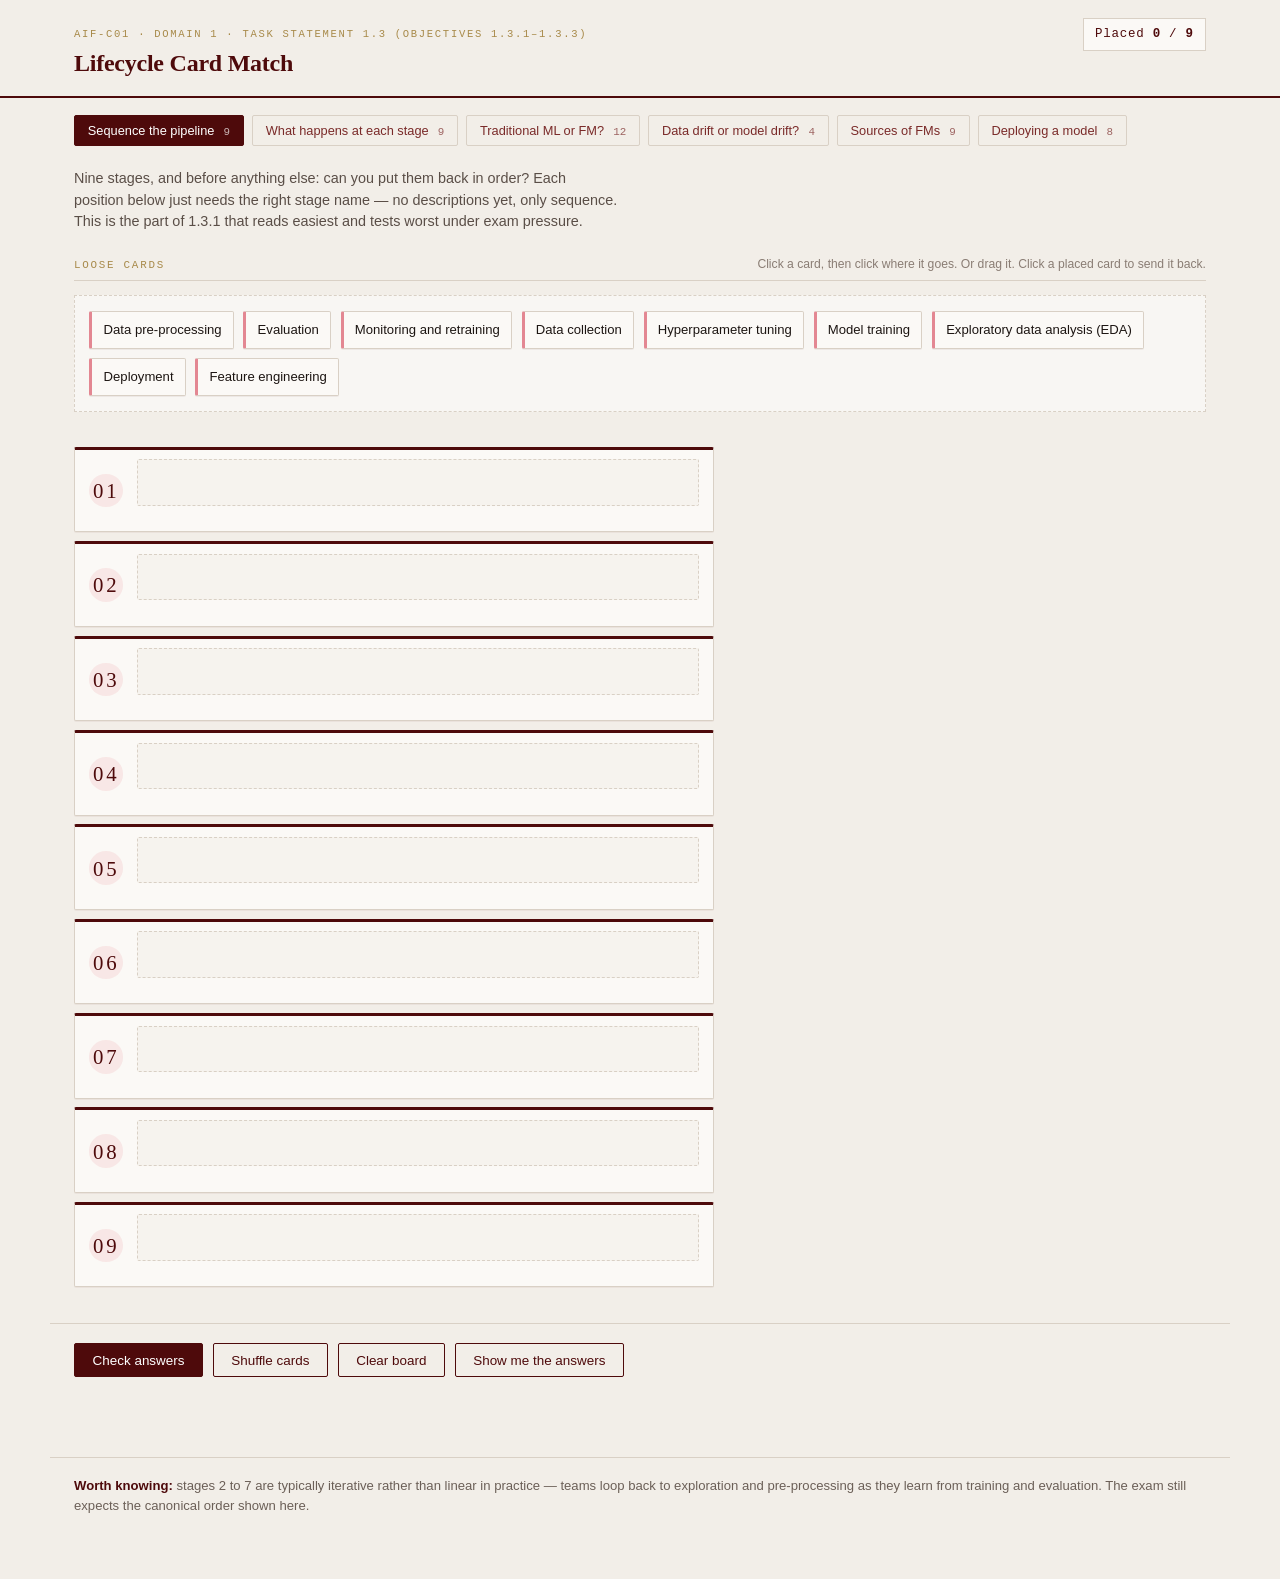
<file: legacy/lifecycle-matching-game.html>
<!DOCTYPE html>
<html lang="en">
<head>
<meta charset="utf-8">
<meta name="viewport" content="width=device-width, initial-scale=1">
<title>Lifecycle Card Match — AIF-C01 objectives 1.3.1–1.3.3</title>
<style>
:root{
  --garnet:#4E0A0B;
  --garnet-soft:#7A2A29;
  --ink:#1C1512;
  --parchment:#F2EEE8;
  --card:#FBF9F6;
  --khaki:#9DAD71;
  --khaki-deep:#5F7040;
  --rose:#E38792;
  --brass:#A88A4A;
  --rule:#D9D0C5;

  --display:'Iowan Old Style','Palatino Linotype',Palatino,'Book Antiqua',Georgia,serif;
  --body:-apple-system,BlinkMacSystemFont,'Segoe UI',Roboto,Helvetica,Arial,sans-serif;
  --mono:ui-monospace,SFMono-Regular,'SF Mono',Menlo,Consolas,monospace;
}

*{box-sizing:border-box}
html,body{margin:0;padding:0}
body{
  background:var(--parchment);
  color:var(--ink);
  font-family:var(--body);
  font-size:16px;
  line-height:1.5;
  -webkit-font-smoothing:antialiased;
  padding:0 0 4rem;
}

/* ---------------------------------------------------------- masthead --- */
.masthead{
  border-bottom:2px solid var(--garnet);
  background:var(--parchment);
  position:sticky; top:0; z-index:50;
}
.masthead-inner{
  max-width:1180px; margin:0 auto;
  padding:1.1rem 1.5rem .9rem;
  display:flex; flex-wrap:wrap; align-items:baseline; gap:.6rem 1.4rem;
}
.eyebrow{
  font-family:var(--mono); font-size:.66rem; letter-spacing:.16em;
  text-transform:uppercase; color:var(--brass); margin:0 0 .15rem;
}
.masthead h1{
  font-family:var(--display); font-size:1.5rem; font-weight:600;
  color:var(--garnet); margin:0; letter-spacing:-.01em;
}
.masthead .title-block{flex:1 1 260px}
.tally{
  font-family:var(--mono); font-size:.78rem; letter-spacing:.06em;
  color:var(--garnet); border:1px solid var(--rule); background:var(--card);
  padding:.4rem .7rem; white-space:nowrap;
}
.tally b{font-weight:700}

/* ------------------------------------------------------------- rounds --- */
.rounds{
  max-width:1180px; margin:0 auto; padding:1.1rem 1.5rem 0;
  display:flex; gap:.5rem; flex-wrap:wrap;
}
.round-tab{
  font-family:var(--body); font-size:.8rem; background:transparent;
  border:1px solid var(--rule); color:var(--garnet-soft);
  padding:.42rem .8rem; cursor:pointer; border-radius:2px;
  transition:background .15s,color .15s,border-color .15s;
}
.round-tab:hover{border-color:var(--garnet-soft)}
.round-tab[aria-selected="true"]{background:var(--garnet);border-color:var(--garnet);color:#fff}
.round-tab .tab-count{font-family:var(--mono);font-size:.68rem;opacity:.7;margin-left:.35rem}
.round-tab:focus-visible{outline:2px solid var(--brass);outline-offset:2px}

/* --------------------------------------------------------------- shell --- */
main{max-width:1180px;margin:0 auto;padding:1.4rem 1.5rem 0}
.round-intro{font-size:.9rem;color:#5A4E47;margin:0 0 1.4rem;max-width:68ch}

.bank-head{
  display:flex; align-items:baseline; justify-content:space-between;
  gap:1rem; border-bottom:1px solid var(--rule);
  padding-bottom:.4rem; margin-bottom:.9rem;
}
.bank-head h2{
  font-family:var(--mono); font-size:.68rem; letter-spacing:.16em;
  text-transform:uppercase; color:var(--brass); font-weight:500; margin:0;
}
.hint{font-size:.76rem;color:#8A7D74}

.bank{
  display:flex; flex-wrap:wrap; gap:.6rem; min-height:5.5rem;
  padding:.9rem; background:rgba(255,255,255,.5);
  border:1px dashed var(--rule); margin-bottom:2.2rem; align-content:flex-start;
}
.bank.is-target{border-color:var(--garnet-soft);background:rgba(227,135,146,.08)}
.bank-empty{font-size:.82rem;color:#9A8E85;font-style:italic;margin:auto}

/* --------------------------------------------------------------- cards --- */
.card{
  font-family:var(--body); font-size:.82rem; line-height:1.4; text-align:left;
  background:var(--card); border:1px solid var(--rule);
  border-left:3px solid var(--rose); border-radius:2px;
  padding:.55rem .7rem; max-width:19rem; cursor:grab;
  box-shadow:0 1px 0 rgba(78,10,11,.06);
  transition:transform .14s ease,box-shadow .14s ease,border-color .14s ease;
  color:var(--ink); display:block;
}
.card:hover{transform:translateY(-2px);box-shadow:0 4px 10px rgba(78,10,11,.11)}
.card:focus-visible{outline:2px solid var(--garnet);outline-offset:2px}
.card.is-held{
  border-color:var(--garnet); border-left-color:var(--garnet);
  box-shadow:0 0 0 2px rgba(78,10,11,.22),0 6px 14px rgba(78,10,11,.16);
  transform:translateY(-2px);
}
.card.is-dragging{opacity:.4}
.card[data-kind="means"],.card[data-kind="description"]{border-left-color:var(--brass)}
.card[data-kind="aws"],.card[data-kind="awsManages"]{border-left-color:var(--khaki-deep)}
.card[data-kind="tradeoff"],.card[data-kind="bestWhen"]{border-left-color:var(--garnet-soft)}
.card[data-kind="youManage"]{border-left-color:var(--khaki-deep)}

/* --------------------------------------------------------------- board --- */
.board{display:grid;grid-template-columns:repeat(auto-fit,minmax(320px,1fr));gap:1.1rem}
.board.wide{grid-template-columns:repeat(auto-fit,minmax(280px,1fr))}
.board.pair{grid-template-columns:repeat(auto-fit,minmax(340px,1fr))}
.board.track{grid-template-columns:1fr;gap:.55rem;max-width:640px}

.concept{
  background:var(--card); border:1px solid var(--rule);
  border-top:3px solid var(--garnet); border-radius:2px;
  padding:0 0 .9rem; box-shadow:0 1px 0 rgba(78,10,11,.05);
}
.concept-head{padding:.8rem 1rem .55rem;border-bottom:1px solid var(--rule);margin-bottom:.8rem}
.concept-index{
  font-family:var(--mono); font-size:.66rem; letter-spacing:.14em;
  color:var(--brass); display:block; margin-bottom:.2rem;
}
.concept-name{
  font-family:var(--display); font-size:1.06rem; font-weight:600;
  color:var(--garnet); margin:0; line-height:1.25;
}
.concept-sub{font-size:.76rem;color:#8A7D74;margin:.25rem 0 0;line-height:1.35}

/* compact track layout for the sequencing round */
.track .concept{display:flex;align-items:center;gap:.9rem;padding:.6rem .9rem}
.track .concept-head{border:none;padding:0;margin:0;flex:0 0 auto}
.track .concept-index{
  font-family:var(--display); font-size:1.3rem; color:var(--garnet);
  background:rgba(227,135,146,.16); border-radius:50%;
  width:2.1rem;height:2.1rem;display:flex;align-items:center;justify-content:center;
  margin:0;
}
.track .concept-name{display:none}
.track .slot-wrap{flex:1 1 auto;padding:0}
.track .slot-label{display:none}
.track .slot{min-height:2.9rem}
.track .mark{padding:0 0 0 .2rem !important;margin-top:0}

.slot-wrap{padding:0 1rem .1rem}
.slot-label{
  font-family:var(--mono); font-size:.62rem; letter-spacing:.14em;
  text-transform:uppercase; color:#9A8E85; display:block; margin:.55rem 0 .3rem;
}
.slot{
  min-height:4rem; border:1px dashed var(--rule); border-radius:2px;
  padding:.35rem; display:flex;
  transition:border-color .14s,background .14s;
  background:rgba(242,238,232,.55);
}
.slot.is-target{border-color:var(--garnet-soft);background:rgba(227,135,146,.1)}
.slot .card{max-width:none;width:100%;cursor:pointer;box-shadow:none}
.slot .card:hover{transform:none;box-shadow:0 2px 6px rgba(78,10,11,.1)}
.slot.is-correct{border-style:solid;border-color:var(--khaki);background:rgba(157,173,113,.13)}
.slot.is-correct .card{border-color:var(--khaki);border-left-color:var(--khaki-deep);background:#fff}
.slot.is-wrong{border-style:solid;border-color:var(--rose);background:rgba(227,135,146,.14);animation:nudge .3s ease}
.slot.is-wrong .card{border-color:var(--rose);border-left-color:var(--garnet)}

/* ------------------------------------------------------------- buckets --- */
.dropzone{
  margin:0 1rem; min-height:3.6rem; padding:.5rem;
  border:1px dashed var(--rule); border-radius:2px;
  background:rgba(242,238,232,.55);
  display:flex; flex-direction:column; gap:.4rem;
  transition:border-color .14s,background .14s;
}
.dropzone.is-target{border-color:var(--garnet-soft);background:rgba(227,135,146,.1)}
.dropzone .card{max-width:none;width:100%;cursor:pointer;box-shadow:none;font-size:.79rem}
.dropzone .card:hover{transform:none;box-shadow:0 2px 6px rgba(78,10,11,.1)}
.dropzone-empty{font-size:.75rem;color:#A99D94;font-style:italic;margin:auto;text-align:center}
.card.is-correct{border-color:var(--khaki);border-left-color:var(--khaki-deep);background:#fff}
.card.is-wrong{border-color:var(--rose);border-left-color:var(--garnet);background:rgba(227,135,146,.1)}

.mark{
  font-family:var(--mono); font-size:.68rem; letter-spacing:.08em;
  margin-top:.28rem; min-height:1rem; display:block;
}
.mark.ok{color:var(--khaki-deep)}
.mark.no{color:var(--garnet)}

@keyframes nudge{0%,100%{transform:translateX(0)}25%{transform:translateX(-4px)}75%{transform:translateX(4px)}}

/* ------------------------------------------------------------ controls --- */
.controls{
  max-width:1180px; margin:2.2rem auto 0; padding:1.2rem 1.5rem 0;
  border-top:1px solid var(--rule); display:flex; flex-wrap:wrap;
  gap:.6rem; align-items:center;
}
button.act{
  font-family:var(--body); font-size:.84rem; padding:.55rem 1.1rem;
  border-radius:2px; border:1px solid var(--garnet);
  background:var(--garnet); color:#fff; cursor:pointer;
  transition:background .15s,color .15s;
}
button.act:hover{background:var(--garnet-soft);border-color:var(--garnet-soft)}
button.act.ghost{background:transparent;color:var(--garnet)}
button.act.ghost:hover{background:rgba(78,10,11,.07);color:var(--garnet)}
button.act:focus-visible{outline:2px solid var(--brass);outline-offset:2px}

.verdict{
  max-width:1180px; margin:1.1rem auto 0; padding:0 1.5rem;
  font-size:.9rem; min-height:1.5rem; color:var(--garnet);
}
.verdict.win{color:var(--khaki-deep);font-weight:600}

.footnote{
  max-width:1180px; margin:2.4rem auto 0; padding:1.1rem 1.5rem 0;
  border-top:1px solid var(--rule); font-size:.82rem; color:#6B5F57;
}
.footnote strong{color:var(--garnet)}

@media (max-width:640px){
  .masthead h1{font-size:1.2rem}
  main,.controls,.rounds,.verdict,.footnote{padding-left:1rem;padding-right:1rem}
  .card{max-width:none;width:100%}
  .board,.board.wide,.board.pair{grid-template-columns:1fr}
  .track .concept{flex-wrap:wrap}
}
@media (prefers-reduced-motion:reduce){
  *{animation-duration:.01ms !important;transition-duration:.01ms !important}
}
</style>
</head>
<body>

<header class="masthead">
  <div class="masthead-inner">
    <div class="title-block">
      <p class="eyebrow">AIF-C01 · Domain 1 · Task Statement 1.3 (objectives 1.3.1–1.3.3)</p>
      <h1>Lifecycle Card Match</h1>
    </div>
    <div class="tally" id="tally">Placed <b id="placedCount">0</b> / <b id="totalCount">9</b></div>
  </div>
</header>

<nav class="rounds" role="tablist" aria-label="Rounds">
  <button class="round-tab" role="tab" aria-selected="true"  data-round="sequence">Sequence the pipeline <span class="tab-count">9</span></button>
  <button class="round-tab" role="tab" aria-selected="false" data-round="stages">What happens at each stage <span class="tab-count">9</span></button>
  <button class="round-tab" role="tab" aria-selected="false" data-round="tradfm">Traditional ML or FM? <span class="tab-count">12</span></button>
  <button class="round-tab" role="tab" aria-selected="false" data-round="drift">Data drift or model drift? <span class="tab-count">4</span></button>
  <button class="round-tab" role="tab" aria-selected="false" data-round="sources">Sources of FMs <span class="tab-count">9</span></button>
  <button class="round-tab" role="tab" aria-selected="false" data-round="deploy">Deploying a model <span class="tab-count">8</span></button>
</nav>

<main>
  <p class="round-intro" id="roundIntro"></p>

  <div class="bank-head">
    <h2>Loose cards</h2>
    <span class="hint">Click a card, then click where it goes. Or drag it. Click a placed card to send it back.</span>
  </div>
  <div class="bank" id="bank" aria-label="Unplaced cards"></div>

  <div class="board" id="board"></div>
</main>

<div class="controls">
  <button class="act" id="btnCheck">Check answers</button>
  <button class="act ghost" id="btnShuffle">Shuffle cards</button>
  <button class="act ghost" id="btnClear">Clear board</button>
  <button class="act ghost" id="btnReveal">Show me the answers</button>
</div>

<p class="verdict" id="verdict"></p>

<div class="footnote" id="footnote"></div>

<script>
(function(){
  "use strict";

  const ROUNDS = {

    /* -------------------------------------------------- 1. sequence --- */
    sequence:{
      mode:"slots",
      track:true,
      intro:"Nine stages, and before anything else: can you put them back in order? Each position below just needs the right stage name — no descriptions yet, only sequence. This is the part of 1.3.1 that reads easiest and tests worst under exam pressure.",
      footnote:"<strong>Worth knowing:</strong> stages 2 to 7 are typically iterative rather than linear in practice — teams loop back to exploration and pre-processing as they learn from training and evaluation. The exam still expects the canonical order shown here.",
      slotTypes:[
        {key:"stage", label:"Which stage goes here?"}
      ],
      concepts:[
        {id:"p1", name:"Step", stage:"Data collection"},
        {id:"p2", name:"Step", stage:"Exploratory data analysis (EDA)"},
        {id:"p3", name:"Step", stage:"Data pre-processing"},
        {id:"p4", name:"Step", stage:"Feature engineering"},
        {id:"p5", name:"Step", stage:"Model training"},
        {id:"p6", name:"Step", stage:"Hyperparameter tuning"},
        {id:"p7", name:"Step", stage:"Evaluation"},
        {id:"p8", name:"Step", stage:"Deployment"},
        {id:"p9", name:"Step", stage:"Monitoring and retraining"}
      ]
    },

    /* ---------------------------------------------------- 2. stages --- */
    stages:{
      mode:"slots",
      intro:"Same nine stages, now shown in their correct order. This round tests whether you know what actually happens at each one — matching the definition, not the sequence.",
      footnote:"<strong>New in v1.1:</strong> objective 1.3.1 now asks you to \u2018describe and differentiate\u2019 pipeline components, not just list them — which is exactly what the next round tests directly.",
      slotTypes:[
        {key:"def", label:"What happens at this stage"}
      ],
      concepts:[
        {id:"collect",  name:"1. Data collection",
          def:"Gather raw data from source systems, logs, documents, sensors. Establish ownership and access."},
        {id:"eda",      name:"2. Exploratory data analysis (EDA)",
          def:"Understand distributions, missing values, outliers, class balance and obvious leakage."},
        {id:"preproc",  name:"3. Data pre-processing",
          def:"Clean, deduplicate, handle missing values, normalise, split into training, validation and test sets."},
        {id:"feateng",  name:"4. Feature engineering",
          def:"Create and select the input variables the model will actually learn from."},
        {id:"train",    name:"5. Model training",
          def:"Run the algorithm over the training set to learn parameters."},
        {id:"tune",     name:"6. Hyperparameter tuning",
          def:"Search configuration settings to improve validation performance."},
        {id:"eval",     name:"7. Evaluation",
          def:"Measure performance on held-out data using appropriate metrics."},
        {id:"deploy",   name:"8. Deployment",
          def:"Serve the model for real-time, batch, asynchronous or serverless inference."},
        {id:"monitor",  name:"9. Monitoring and retraining",
          def:"Watch for data drift, model drift and quality degradation; retrain on a trigger or schedule."}
      ]
    },

    /* ---------------------------------------------------- 3. tradfm --- */
    tradfm:{
      mode:"buckets",
      intro:"Six dimensions, each described twice — once for a traditional ML pipeline, once for a foundation model pipeline. Sort each description into the pipeline it actually describes. This is objective 1.3.1's differentiation requirement, tested directly.",
      footnote:"<strong>The pattern to notice:</strong> traditional ML centres on your labelled data and your training run. Foundation model pipelines centre on someone else's pre-training, with your effort shifting to prompts, retrieval and evaluating behaviour you didn't train.",
      targets:[
        {id:"trad", name:"Traditional ML pipeline", sub:"You built the model from your own data"},
        {id:"fm",   name:"Foundation model pipeline", sub:"You are building around someone else's model"}
      ],
      items:[
        {id:"d1", target:"trad", text:"Your labelled dataset is the whole basis of the model."},
        {id:"d2", target:"fm",   text:"The provider's pre-training corpus does the heavy lifting. Your data is used for grounding (RAG) or customisation."},

        {id:"t1", target:"trad", text:"You train the model from scratch on your data."},
        {id:"t2", target:"fm",   text:"You usually do not train. You select a pre-trained FM and optionally customise it."},

        {id:"f1", target:"trad", text:"Feature engineering is central and time-consuming."},
        {id:"f2", target:"fm",   text:"Feature engineering is largely replaced by prompt design, context engineering and retrieval."},

        {id:"e1", target:"trad", text:"Evaluated with accuracy, precision, recall, F1, RMSE against ground truth."},
        {id:"e2", target:"fm",   text:"Evaluated with ROUGE, BLEU, BERTScore, human evaluation, LLM-as-a-judge, plus business metrics."},

        {id:"p1", target:"trad", text:"Deployment means hosting an endpoint or running batch jobs."},
        {id:"p2", target:"fm",   text:"Deployment means calling a managed API such as Amazon Bedrock, or self-hosting."},

        {id:"m1", target:"trad", text:"Monitoring watches for data drift, model drift, prediction distribution."},
        {id:"m2", target:"fm",   text:"Monitoring watches hallucination rate, groundedness, toxicity, cost per interaction, latency."}
      ]
    },

    /* ------------------------------------------------------ 4. drift --- */
    drift:{
      mode:"buckets",
      intro:"Two kinds of drift, four scenarios — two you may already recognise from objective 1.3.5, two new ones from this section. Data drift changes what arrives. Model drift changes what it means once it arrives.",
      footnote:"<strong>Data drift:</strong> the incoming data looks different from training. <strong>Model drift (concept drift):</strong> the relationship between the data and the right answer has changed, even when the data itself looks normal.",
      targets:[
        {id:"data",  name:"Data drift", sub:"The input distribution has changed"},
        {id:"model", name:"Model drift (concept drift)", sub:"What the input means has changed"}
      ],
      items:[
        {id:"g1", target:"data",  text:"Your customers are younger than they were."},
        {id:"g2", target:"model", text:"What predicts fraud today is not what predicted it last year."},
        {id:"g3", target:"data",  text:"A fraud model trained mainly on in-store purchases faces a shift as most customers begin shopping online."},
        {id:"g4", target:"model", text:"A churn model wrongly flags customers who use their cards less often, after digital wallets become more common."}
      ]
    },

    /* --------------------------------------------------- 5. sources --- */
    sources:{
      mode:"slots",
      intro:"Three ways a foundation model can enter your system, each with a genuinely different tradeoff. The exam almost always wants the first one, and this round makes it obvious why.",
      footnote:"<strong>Common mistake:</strong> training a foundation model from scratch is almost never the correct exam answer. It appears as a distractor in cost questions specifically because it is the most expensive option. Unless the stem explicitly says the organisation requires a model trained solely on its own proprietary corpus and has the budget and expertise, choose a pre-trained model.",
      slotTypes:[
        {key:"means",    label:"What it means"},
        {key:"aws",      label:"On AWS"},
        {key:"tradeoff", label:"Tradeoff"}
      ],
      concepts:[
        {id:"proprietary", name:"Proprietary FM via managed API",
          means:"A commercial model you access but do not own or host.",
          aws:"Amazon Bedrock: Amazon Nova, Anthropic Claude, Meta Llama, Mistral, Cohere and others through one API.",
          tradeoff:"Fastest to production, no infrastructure, but you accept the provider's model and licensing."},
        {id:"opensource", name:"Open-source pre-trained model",
          means:"Publicly available weights you can inspect, host and modify.",
          aws:"Amazon SageMaker JumpStart provides open models ready to deploy; Bedrock Custom Model Import brings supported open weights into Bedrock.",
          tradeoff:"Control and transparency, in exchange for operating the infrastructure."},
        {id:"custom", name:"Custom-trained model",
          means:"You pre-train a model on your own corpus from scratch.",
          aws:"Amazon SageMaker AI training infrastructure.",
          tradeoff:"Maximum control, by far the highest cost and skill requirement. Rarely the right answer at practitioner level."}
      ]
    },

    /* ----------------------------------------------------- 6. deploy --- */
    deploy:{
      mode:"slots",
      intro:"Two ways to put a model into production. A third option is hiding underneath them once you notice where SageMaker AI endpoints and self-hosting on EC2 or EKS actually sit.",
      footnote:"<strong>Remember for the exam:</strong> Amazon Bedrock is the canonical managed API answer — serverless, no infrastructure, token-based pricing. Amazon SageMaker AI endpoints sit in between: AWS manages the plumbing but you choose and pay for instances. Deploying a model onto Amazon EC2 or Amazon EKS yourself is the self-hosted answer. Cost, control and operational burden increase from left to right.",
      slotTypes:[
        {key:"description", label:"Description"},
        {key:"youManage",   label:"You manage"},
        {key:"awsManages",  label:"AWS manages"},
        {key:"bestWhen",    label:"Best when"}
      ],
      concepts:[
        {id:"managed", name:"Managed API service",
          description:"Call a hosted model over an API. No servers involved.",
          youManage:"Your prompts, data and application code.",
          awsManages:"Model hosting, scaling, patching, availability.",
          bestWhen:"Speed to market, variable load, no ML operations team."},
        {id:"selfhosted", name:"Self-hosted API",
          description:"You deploy the model onto compute you control and expose your own endpoint.",
          youManage:"Instances, containers, scaling, patching, model updates.",
          awsManages:"The underlying infrastructure only.",
          bestWhen:"You need a specific model, custom runtime, or strict placement control."}
      ]
    }
  };

  const bank       = document.getElementById("bank");
  const board      = document.getElementById("board");
  const verdict    = document.getElementById("verdict");
  const roundIntro = document.getElementById("roundIntro");
  const footnote   = document.getElementById("footnote");
  const placedEl   = document.getElementById("placedCount");
  const totalEl    = document.getElementById("totalCount");

  let currentRound = "sequence";
  let held = null;
  let checked = false;

  function shuffle(arr){
    const a = arr.slice();
    for(let i=a.length-1;i>0;i--){
      const j = Math.floor(Math.random()*(i+1));
      [a[i],a[j]] = [a[j],a[i]];
    }
    return a;
  }
  function R(){ return ROUNDS[currentRound]; }
  function isBuckets(){ return R().mode === "buckets"; }

  function allCards(){
    const r = R();
    if(r.mode === "buckets"){
      return r.items.map(it=>({ id:it.id, kind:"scenario", text:it.text }));
    }
    const out = [];
    r.concepts.forEach(c=>{
      r.slotTypes.forEach(t=>{
        out.push({ id:c.id+"|"+t.key, kind:t.key, text:c[t.key] });
      });
    });
    return out;
  }
  function cardById(id){ return allCards().find(c=>c.id===id) || null; }

  function expectedTargetsFor(cardId){
    const r = R();
    if(r.mode !== "buckets") return [];
    const it = r.items.find(i=>i.id===cardId);
    if(!it) return [];
    if(it.targets) return it.targets;
    return [it.target];
  }
  function primaryTargetFor(cardId){
    const r = R();
    if(r.mode !== "buckets") return null;
    const it = r.items.find(i=>i.id===cardId);
    if(!it) return null;
    return it.primary || it.target || (it.targets && it.targets[0]) || null;
  }

  /* --------------------------------------------------------- card build */
  function makeCardEl(card){
    const el = document.createElement("button");
    el.type = "button";
    el.className = "card";
    el.dataset.cardId = card.id;
    el.dataset.kind = card.kind;
    el.draggable = true;
    el.textContent = card.text;

    el.addEventListener("click", function(ev){
      ev.stopPropagation();
      const p = el.parentElement;
      if(p && (p.classList.contains("slot") || p.classList.contains("dropzone"))){
        returnToBank(el);
      }else{
        toggleHold(card.id, el);
      }
    });
    el.addEventListener("dragstart", function(ev){
      held = card.id;
      el.classList.add("is-dragging");
      try{ ev.dataTransfer.setData("text/plain", card.id); }catch(e){}
      ev.dataTransfer.effectAllowed = "move";
    });
    el.addEventListener("dragend", function(){
      el.classList.remove("is-dragging");
      clearHeldStyles();
      held = null;
    });
    return el;
  }

  function clearHeldStyles(){
    document.querySelectorAll(".card.is-held").forEach(c=>c.classList.remove("is-held"));
  }
  function toggleHold(id, el){
    if(held === id){ held=null; clearHeldStyles(); return; }
    held = id; clearHeldStyles(); el.classList.add("is-held");
  }

  /* ------------------------------------------------------------- render */
  function render(){
    const r = R();
    roundIntro.textContent = r.intro;
    footnote.innerHTML = r.footnote;

    let cls = "board";
    if(r.mode === "buckets"){ cls += r.targets.length <= 2 ? " pair" : " wide"; }
    if(r.track){ cls += " track"; }
    board.className = cls;

    totalEl.textContent = allCards().length;

    board.innerHTML = "";
    if(r.mode === "buckets") renderBuckets(r); else renderSlots(r);

    fillBank(allCards());
    clearAllMarks();
    updateTally();
  }

  function renderSlots(r){
    r.concepts.forEach((c,i)=>{
      const wrap = document.createElement("section");
      wrap.className = "concept";
      wrap.appendChild(conceptHead(i, c.name, null));

      r.slotTypes.forEach(t=>{
        const sw = document.createElement("div");
        sw.className = "slot-wrap";

        const lab = document.createElement("span");
        lab.className = "slot-label";
        lab.textContent = t.label;

        const slot = document.createElement("div");
        slot.className = "slot";
        slot.dataset.expects = c.id+"|"+t.key;
        slot.tabIndex = 0;
        slot.setAttribute("role","group");
        slot.setAttribute("aria-label", c.name+" — "+t.label);

        slot.addEventListener("click", function(){ placeIntoSlot(slot); });
        slot.addEventListener("keydown", function(ev){
          if(ev.key==="Enter"||ev.key===" "){ ev.preventDefault(); placeIntoSlot(slot); }
        });
        wireDrop(slot, function(){ placeIntoSlot(slot); });

        const mark = document.createElement("span");
        mark.className = "mark";

        sw.appendChild(lab); sw.appendChild(slot); sw.appendChild(mark);
        wrap.appendChild(sw);
      });
      board.appendChild(wrap);
    });
  }

  function renderBuckets(r){
    r.targets.forEach((t,i)=>{
      const wrap = document.createElement("section");
      wrap.className = "concept";
      wrap.appendChild(conceptHead(i, t.name, t.sub));

      const zone = document.createElement("div");
      zone.className = "dropzone";
      zone.dataset.bucket = t.id;
      zone.tabIndex = 0;
      zone.setAttribute("role","group");
      zone.setAttribute("aria-label", t.name);

      zone.addEventListener("click", function(){ placeIntoBucket(zone); });
      zone.addEventListener("keydown", function(ev){
        if(ev.key==="Enter"||ev.key===" "){ ev.preventDefault(); placeIntoBucket(zone); }
      });
      wireDrop(zone, function(){ placeIntoBucket(zone); });

      wrap.appendChild(zone);

      const mark = document.createElement("span");
      mark.className = "mark";
      mark.style.padding = "0 1rem";
      wrap.appendChild(mark);

      board.appendChild(wrap);
      refreshZoneEmpty(zone);
    });
  }

  function conceptHead(i, name, sub){
    const head = document.createElement("div");
    head.className = "concept-head";
    const idx = document.createElement("span");
    idx.className = "concept-index";
    idx.textContent = String(i+1).padStart(2,"0");
    const nm = document.createElement("h3");
    nm.className = "concept-name";
    nm.textContent = name;
    head.appendChild(idx); head.appendChild(nm);
    if(sub){
      const s = document.createElement("p");
      s.className = "concept-sub";
      s.textContent = sub;
      head.appendChild(s);
    }
    return head;
  }

  function wireDrop(node, onDrop){
    node.addEventListener("dragover", function(ev){ ev.preventDefault(); node.classList.add("is-target"); });
    node.addEventListener("dragleave", function(){ node.classList.remove("is-target"); });
    node.addEventListener("drop", function(ev){
      ev.preventDefault();
      node.classList.remove("is-target");
      let id="";
      try{ id = ev.dataTransfer.getData("text/plain"); }catch(e){}
      if(!id) id = held;
      if(id){ held = id; onDrop(); }
    });
  }

  function fillBank(cards){
    bank.innerHTML = "";
    shuffle(cards).forEach(c=> bank.appendChild(makeCardEl(c)) );
    refreshBankEmpty();
  }
  function refreshBankEmpty(){
    const has = bank.querySelector(".card");
    const msg = bank.querySelector(".bank-empty");
    if(!has && !msg){
      const p = document.createElement("p");
      p.className = "bank-empty";
      p.textContent = "All cards placed. Check your answers below.";
      bank.appendChild(p);
    }
    if(has && msg) msg.remove();
  }
  function refreshZoneEmpty(zone){
    const has = zone.querySelector(".card");
    const msg = zone.querySelector(".dropzone-empty");
    if(!has && !msg){
      const p = document.createElement("p");
      p.className = "dropzone-empty";
      p.textContent = "Drop scenarios here";
      zone.appendChild(p);
    }
    if(has && msg) msg.remove();
  }
  function refreshAllZones(){ board.querySelectorAll(".dropzone").forEach(refreshZoneEmpty); }

  /* ---------------------------------------------------------- placement */
  function heldEl(){
    if(!held) return null;
    return document.querySelector('.card[data-card-id="'+CSS.escape(held)+'"]');
  }

  function placeIntoSlot(slot){
    const el = heldEl();
    if(!el) return;
    const existing = slot.querySelector(".card");
    if(existing && existing !== el) bank.appendChild(existing);
    slot.appendChild(el);
    el.classList.remove("is-held");
    held = null;
    clearSlotState(slot);
    refreshBankEmpty(); updateTally();
    if(checked) clearAllMarks();
  }

  function placeIntoBucket(zone){
    const el = heldEl();
    if(!el) return;
    const prev = el.parentElement;
    zone.appendChild(el);
    el.classList.remove("is-held","is-correct","is-wrong");
    held = null;
    if(prev && prev.classList.contains("dropzone")) refreshZoneEmpty(prev);
    refreshZoneEmpty(zone);
    refreshBankEmpty(); updateTally();
    if(checked) clearAllMarks();
  }

  function returnToBank(el){
    const parent = el.parentElement;
    bank.appendChild(el);
    el.classList.remove("is-correct","is-wrong");
    if(parent){
      if(parent.classList.contains("slot")) clearSlotState(parent);
      if(parent.classList.contains("dropzone")) refreshZoneEmpty(parent);
    }
    held = null; clearHeldStyles();
    refreshBankEmpty(); updateTally();
    if(checked) clearAllMarks();
  }

  function clearSlotState(slot){
    slot.classList.remove("is-correct","is-wrong");
    const m = slot.parentElement.querySelector(".mark");
    if(m){ m.textContent=""; m.className="mark"; }
  }

  function clearAllMarks(){
    checked = false;
    board.querySelectorAll(".slot").forEach(clearSlotState);
    board.querySelectorAll(".mark").forEach(m=>{ m.textContent=""; m.className="mark"; if(m.parentElement.classList.contains("concept")) m.style.padding="0 1rem"; });
    board.querySelectorAll(".card").forEach(c=>c.classList.remove("is-correct","is-wrong"));
    verdict.textContent = ""; verdict.className = "verdict";
  }

  function updateTally(){
    const n = board.querySelectorAll(".slot .card, .dropzone .card").length;
    placedEl.textContent = n;
  }

  /* ------------------------------------------------------------- check */
  function check(){
    return isBuckets() ? checkBuckets() : checkSlots();
  }

  function checkSlots(){
    const slots = Array.from(board.querySelectorAll(".slot"));
    let right = 0, filled = 0;
    slots.forEach(slot=>{
      const el = slot.querySelector(".card");
      const mark = slot.parentElement.querySelector(".mark");
      slot.classList.remove("is-correct","is-wrong");
      if(!el){ mark.textContent=""; mark.className="mark"; return; }
      filled++;
      if(el.dataset.cardId === slot.dataset.expects){
        right++; slot.classList.add("is-correct");
        mark.textContent="Correct"; mark.className="mark ok";
      }else{
        slot.classList.add("is-wrong");
        mark.textContent="Not this one — click it to send it back";
        mark.className="mark no";
      }
    });
    finishCheck(right, slots.length, filled);
  }

  function checkBuckets(){
    const zones = Array.from(board.querySelectorAll(".dropzone"));
    let right = 0, filled = 0;
    const total = allCards().length;

    zones.forEach(zone=>{
      const cards = Array.from(zone.querySelectorAll(".card"));
      let zoneRight = 0;
      cards.forEach(el=>{
        filled++;
        const valid = expectedTargetsFor(el.dataset.cardId);
        el.classList.remove("is-correct","is-wrong");
        if(valid.indexOf(zone.dataset.bucket) !== -1){ right++; zoneRight++; el.classList.add("is-correct"); }
        else{ el.classList.add("is-wrong"); }
      });
      const mark = zone.parentElement.querySelector(".mark");
      if(!cards.length){ mark.textContent=""; mark.className="mark"; }
      else if(zoneRight === cards.length){
        mark.textContent = "All " + cards.length + " correct";
        mark.className = "mark ok";
      }else{
        mark.textContent = zoneRight + " of " + cards.length + " correct";
        mark.className = "mark no";
      }
      mark.style.padding = "0 1rem";
    });
    finishCheck(right, total, filled);
  }

  function finishCheck(right, total, filled){
    checked = true;
    if(filled === 0){
      verdict.textContent = "Place some cards first, then check.";
      verdict.className = "verdict";
    }else if(right === total){
      verdict.textContent = "All " + total + " correct. Nothing left to fix in this round.";
      verdict.className = "verdict win";
    }else{
      verdict.textContent = right + " of " + total + " correct. The marked cards are in the wrong place — click one to send it back.";
      verdict.className = "verdict";
    }
  }

  /* ----------------------------------------------------------- actions */
  function clearBoard(){
    board.querySelectorAll(".slot .card, .dropzone .card").forEach(el=>{
      el.classList.remove("is-correct","is-wrong");
      bank.appendChild(el);
    });
    board.querySelectorAll(".slot").forEach(clearSlotState);
    refreshAllZones();
    clearAllMarks();
    refreshBankEmpty(); updateTally();
  }

  function reveal(){
    clearBoard();
    if(isBuckets()){
      board.querySelectorAll(".dropzone").forEach(zone=>{
        R().items.filter(it=> primaryTargetFor(it.id) === zone.dataset.bucket).forEach(it=>{
          const el = document.querySelector('.card[data-card-id="'+CSS.escape(it.id)+'"]');
          if(el){ zone.appendChild(el); el.classList.add("is-correct"); }
        });
        const mark = zone.parentElement.querySelector(".mark");
        mark.textContent = "Answer"; mark.className = "mark ok"; mark.style.padding="0 1rem";
      });
      refreshAllZones();
    }else{
      board.querySelectorAll(".slot").forEach(slot=>{
        const el = document.querySelector('.card[data-card-id="'+CSS.escape(slot.dataset.expects)+'"]');
        if(el){
          slot.appendChild(el);
          slot.classList.add("is-correct");
          const m = slot.parentElement.querySelector(".mark");
          m.textContent = "Answer"; m.className = "mark ok";
        }
      });
    }
    checked = true;
    refreshBankEmpty(); updateTally();
    verdict.textContent = "Answers shown. Clear the board and try it again from memory.";
    verdict.className = "verdict";
  }

  /* ------------------------------------------------------------ wiring */
  document.getElementById("btnCheck").addEventListener("click", check);
  document.getElementById("btnClear").addEventListener("click", clearBoard);
  document.getElementById("btnReveal").addEventListener("click", reveal);
  document.getElementById("btnShuffle").addEventListener("click", function(){
    const loose = Array.from(bank.querySelectorAll(".card"))
      .map(el=>cardById(el.dataset.cardId)).filter(Boolean);
    fillBank(loose);
  });

  bank.addEventListener("click", function(){ if(held){ clearHeldStyles(); held=null; } });
  wireDrop(bank, function(){
    const el = heldEl();
    if(!el) return;
    const parent = el.parentElement;
    bank.appendChild(el);
    el.classList.remove("is-correct","is-wrong");
    if(parent){
      if(parent.classList.contains("slot")) clearSlotState(parent);
      if(parent.classList.contains("dropzone")) refreshZoneEmpty(parent);
    }
    held = null;
    refreshBankEmpty(); updateTally();
  });

  document.querySelectorAll(".round-tab").forEach(tab=>{
    tab.addEventListener("click", function(){
      document.querySelectorAll(".round-tab").forEach(t=>t.setAttribute("aria-selected","false"));
      tab.setAttribute("aria-selected","true");
      currentRound = tab.dataset.round;
      held = null;
      render();
      window.scrollTo({top:0,behavior:"smooth"});
    });
  });

  render();
})();
</script>
</body>
</html>
</file>
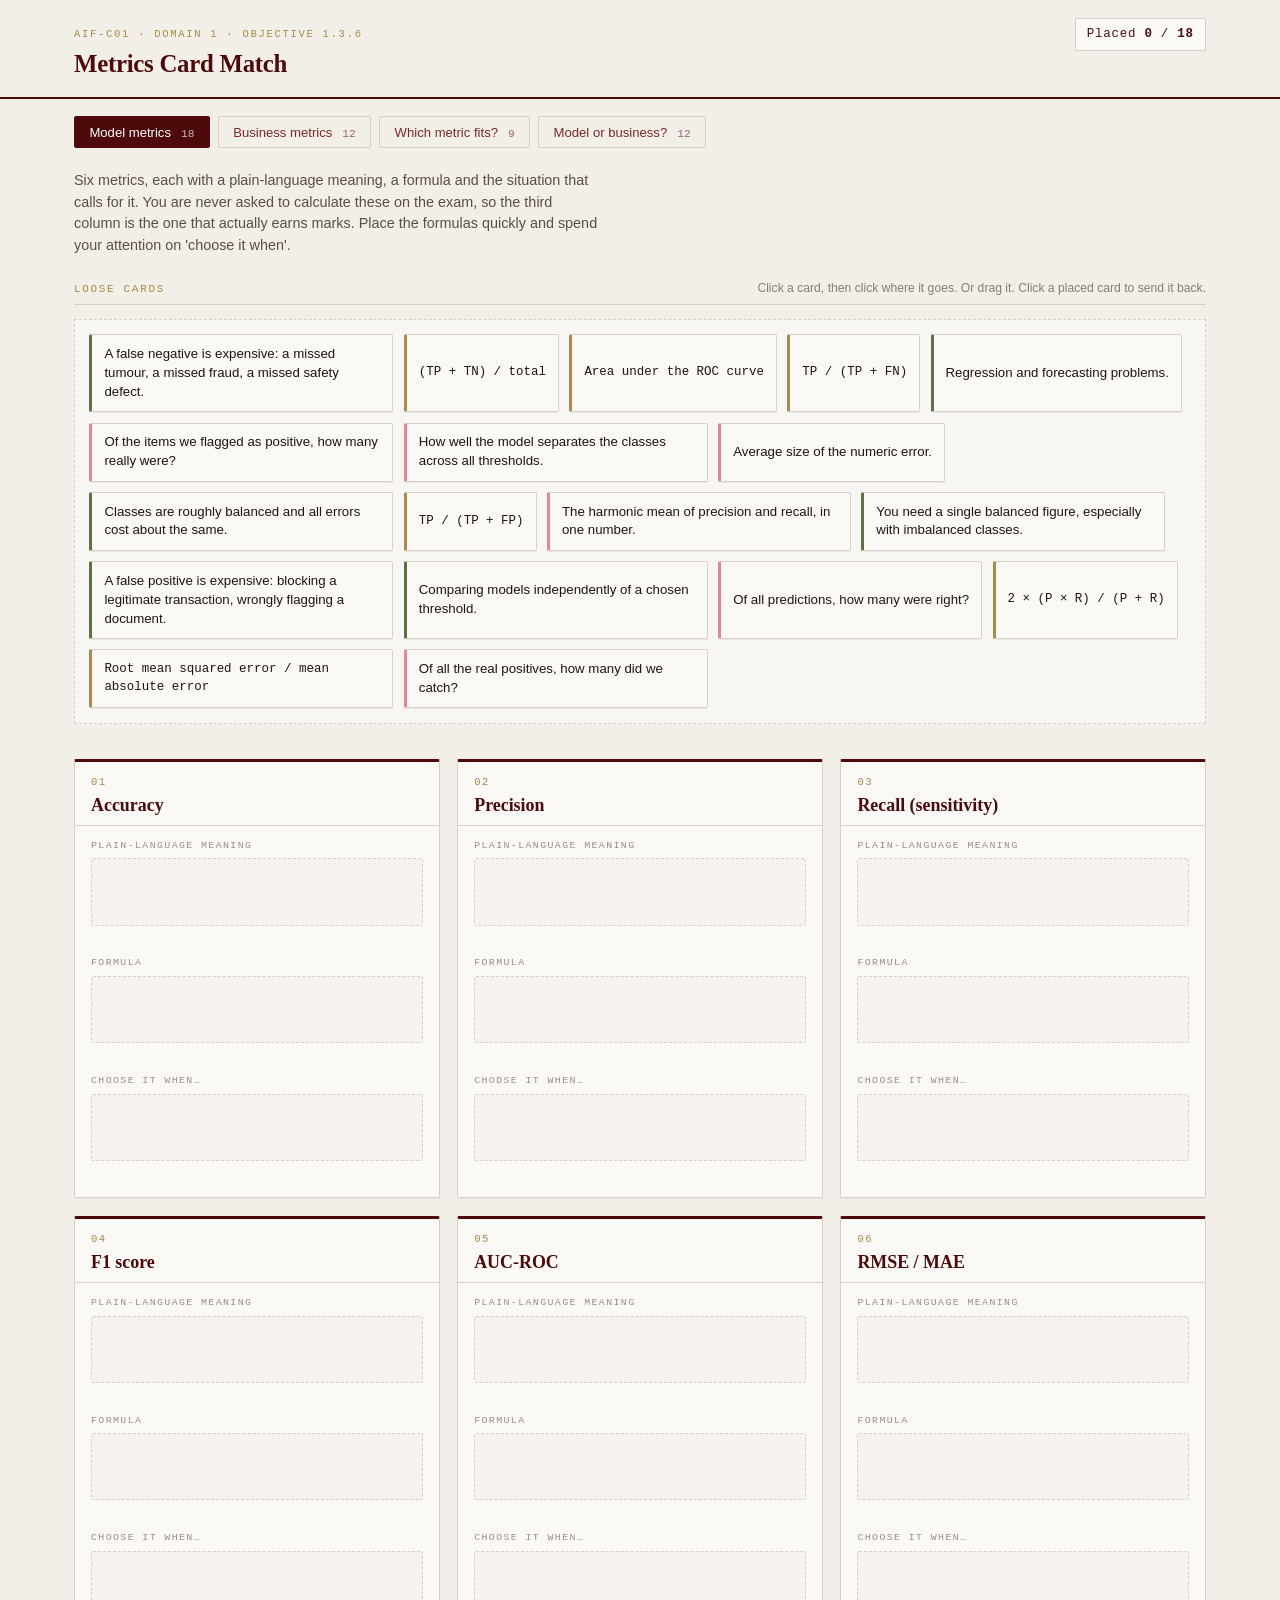
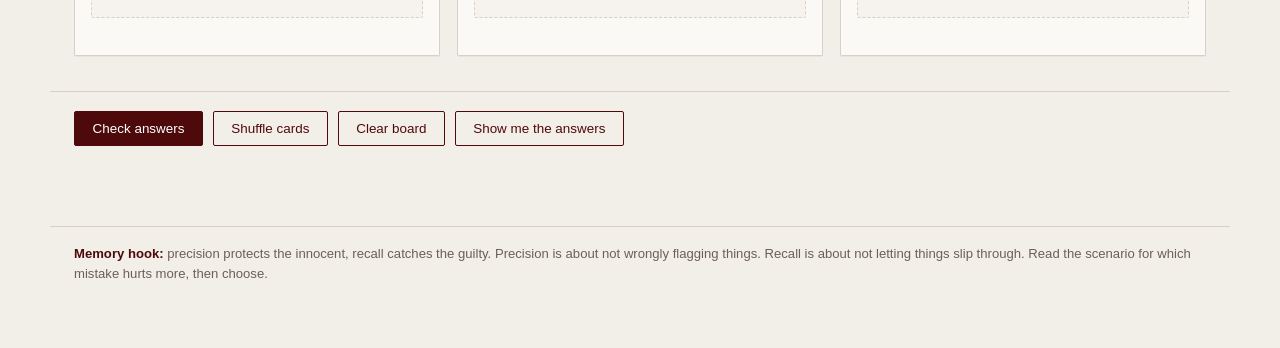
<file: legacy/metrics-matching-game.html>
<!DOCTYPE html>
<html lang="en">
<head>
<meta charset="utf-8">
<meta name="viewport" content="width=device-width, initial-scale=1">
<title>Metrics Card Match — AIF-C01 objective 1.3.6</title>
<style>
:root{
  --garnet:#4E0A0B;
  --garnet-soft:#7A2A29;
  --ink:#1C1512;
  --parchment:#F2EEE8;
  --card:#FBF9F6;
  --khaki:#9DAD71;
  --khaki-deep:#5F7040;
  --rose:#E38792;
  --brass:#A88A4A;
  --rule:#D9D0C5;

  --display:'Iowan Old Style','Palatino Linotype',Palatino,'Book Antiqua',Georgia,serif;
  --body:-apple-system,BlinkMacSystemFont,'Segoe UI',Roboto,Helvetica,Arial,sans-serif;
  --mono:ui-monospace,SFMono-Regular,'SF Mono',Menlo,Consolas,monospace;
}

*{box-sizing:border-box}
html,body{margin:0;padding:0}
body{
  background:var(--parchment);
  color:var(--ink);
  font-family:var(--body);
  font-size:16px;
  line-height:1.5;
  -webkit-font-smoothing:antialiased;
  padding:0 0 4rem;
}

/* ---------------------------------------------------------- masthead --- */
.masthead{
  border-bottom:2px solid var(--garnet);
  background:var(--parchment);
  position:sticky; top:0; z-index:50;
}
.masthead-inner{
  max-width:1180px; margin:0 auto;
  padding:1.1rem 1.5rem .9rem;
  display:flex; flex-wrap:wrap; align-items:baseline; gap:.6rem 1.4rem;
}
.eyebrow{
  font-family:var(--mono); font-size:.66rem; letter-spacing:.16em;
  text-transform:uppercase; color:var(--brass); margin:0 0 .15rem;
}
.masthead h1{
  font-family:var(--display); font-size:1.55rem; font-weight:600;
  color:var(--garnet); margin:0; letter-spacing:-.01em;
}
.masthead .title-block{flex:1 1 260px}
.tally{
  font-family:var(--mono); font-size:.78rem; letter-spacing:.06em;
  color:var(--garnet); border:1px solid var(--rule); background:var(--card);
  padding:.4rem .7rem; white-space:nowrap;
}
.tally b{font-weight:700}

/* ------------------------------------------------------------- rounds --- */
.rounds{
  max-width:1180px; margin:0 auto; padding:1.1rem 1.5rem 0;
  display:flex; gap:.5rem; flex-wrap:wrap;
}
.round-tab{
  font-family:var(--body); font-size:.82rem; background:transparent;
  border:1px solid var(--rule); color:var(--garnet-soft);
  padding:.45rem .9rem; cursor:pointer; border-radius:2px;
  transition:background .15s,color .15s,border-color .15s;
}
.round-tab:hover{border-color:var(--garnet-soft)}
.round-tab[aria-selected="true"]{background:var(--garnet);border-color:var(--garnet);color:#fff}
.round-tab .tab-count{font-family:var(--mono);font-size:.7rem;opacity:.7;margin-left:.4rem}
.round-tab:focus-visible{outline:2px solid var(--brass);outline-offset:2px}

/* --------------------------------------------------------------- shell --- */
main{max-width:1180px;margin:0 auto;padding:1.4rem 1.5rem 0}
.round-intro{font-size:.9rem;color:#5A4E47;margin:0 0 1.4rem;max-width:66ch}

.bank-head{
  display:flex; align-items:baseline; justify-content:space-between;
  gap:1rem; border-bottom:1px solid var(--rule);
  padding-bottom:.4rem; margin-bottom:.9rem;
}
.bank-head h2{
  font-family:var(--mono); font-size:.68rem; letter-spacing:.16em;
  text-transform:uppercase; color:var(--brass); font-weight:500; margin:0;
}
.hint{font-size:.76rem;color:#8A7D74}

.bank{
  display:flex; flex-wrap:wrap; gap:.65rem; min-height:5.5rem;
  padding:.9rem; background:rgba(255,255,255,.5);
  border:1px dashed var(--rule); margin-bottom:2.2rem; align-content:flex-start;
}
.bank.is-target{border-color:var(--garnet-soft);background:rgba(227,135,146,.08)}
.bank-empty{font-size:.82rem;color:#9A8E85;font-style:italic;margin:auto}

/* --------------------------------------------------------------- cards --- */
.card{
  font-family:var(--body); font-size:.83rem; line-height:1.42; text-align:left;
  background:var(--card); border:1px solid var(--rule);
  border-left:3px solid var(--rose); border-radius:2px;
  padding:.6rem .75rem; max-width:19rem; cursor:grab;
  box-shadow:0 1px 0 rgba(78,10,11,.06);
  transition:transform .14s ease,box-shadow .14s ease,border-color .14s ease;
  color:var(--ink); display:block;
}
.card:hover{transform:translateY(-2px);box-shadow:0 4px 10px rgba(78,10,11,.11)}
.card:focus-visible{outline:2px solid var(--garnet);outline-offset:2px}
.card.is-held{
  border-color:var(--garnet); border-left-color:var(--garnet);
  box-shadow:0 0 0 2px rgba(78,10,11,.22),0 6px 14px rgba(78,10,11,.16);
  transform:translateY(-2px);
}
.card.is-dragging{opacity:.4}
.card[data-kind="formula"]{border-left-color:var(--brass);font-family:var(--mono);font-size:.78rem}
.card[data-kind="when"]{border-left-color:var(--khaki-deep)}
.card[data-kind="use"]{border-left-color:var(--brass)}

/* --------------------------------------------------------------- board --- */
.board{display:grid;grid-template-columns:repeat(auto-fit,minmax(320px,1fr));gap:1.1rem}
.board.wide{grid-template-columns:repeat(auto-fit,minmax(300px,1fr))}
.board.pair{grid-template-columns:repeat(auto-fit,minmax(340px,1fr))}

.concept{
  background:var(--card); border:1px solid var(--rule);
  border-top:3px solid var(--garnet); border-radius:2px;
  padding:0 0 .9rem; box-shadow:0 1px 0 rgba(78,10,11,.05);
}
.concept-head{padding:.8rem 1rem .55rem;border-bottom:1px solid var(--rule);margin-bottom:.8rem}
.concept-index{
  font-family:var(--mono); font-size:.66rem; letter-spacing:.14em;
  color:var(--brass); display:block; margin-bottom:.2rem;
}
.concept-name{
  font-family:var(--display); font-size:1.12rem; font-weight:600;
  color:var(--garnet); margin:0; line-height:1.25;
}
.concept-sub{font-size:.76rem;color:#8A7D74;margin:.25rem 0 0;line-height:1.35}

.slot-wrap{padding:0 1rem .1rem}
.slot-label{
  font-family:var(--mono); font-size:.62rem; letter-spacing:.14em;
  text-transform:uppercase; color:#9A8E85; display:block; margin:.55rem 0 .3rem;
}
.slot{
  min-height:4.2rem; border:1px dashed var(--rule); border-radius:2px;
  padding:.35rem; display:flex;
  transition:border-color .14s,background .14s;
  background:rgba(242,238,232,.55);
}
.slot.is-target{border-color:var(--garnet-soft);background:rgba(227,135,146,.1)}
.slot .card{max-width:none;width:100%;cursor:pointer;box-shadow:none}
.slot .card:hover{transform:none;box-shadow:0 2px 6px rgba(78,10,11,.1)}
.slot.is-correct{border-style:solid;border-color:var(--khaki);background:rgba(157,173,113,.13)}
.slot.is-correct .card{border-color:var(--khaki);border-left-color:var(--khaki-deep);background:#fff}
.slot.is-wrong{border-style:solid;border-color:var(--rose);background:rgba(227,135,146,.14);animation:nudge .3s ease}
.slot.is-wrong .card{border-color:var(--rose);border-left-color:var(--garnet)}

/* ------------------------------------------------------------- buckets --- */
.dropzone{
  margin:0 1rem; min-height:4.6rem; padding:.5rem;
  border:1px dashed var(--rule); border-radius:2px;
  background:rgba(242,238,232,.55);
  display:flex; flex-direction:column; gap:.45rem;
  transition:border-color .14s,background .14s;
}
.dropzone.is-target{border-color:var(--garnet-soft);background:rgba(227,135,146,.1)}
.dropzone .card{max-width:none;width:100%;cursor:pointer;box-shadow:none;font-size:.8rem}
.dropzone .card:hover{transform:none;box-shadow:0 2px 6px rgba(78,10,11,.1)}
.dropzone-empty{font-size:.76rem;color:#A99D94;font-style:italic;margin:auto;text-align:center}
.card.is-correct{border-color:var(--khaki);border-left-color:var(--khaki-deep);background:#fff}
.card.is-wrong{border-color:var(--rose);border-left-color:var(--garnet);background:rgba(227,135,146,.1)}

.mark{
  font-family:var(--mono); font-size:.68rem; letter-spacing:.08em;
  margin-top:.28rem; min-height:1rem; display:block;
}
.mark.ok{color:var(--khaki-deep)}
.mark.no{color:var(--garnet)}

@keyframes nudge{0%,100%{transform:translateX(0)}25%{transform:translateX(-4px)}75%{transform:translateX(4px)}}

/* ------------------------------------------------------------ controls --- */
.controls{
  max-width:1180px; margin:2.2rem auto 0; padding:1.2rem 1.5rem 0;
  border-top:1px solid var(--rule); display:flex; flex-wrap:wrap;
  gap:.6rem; align-items:center;
}
button.act{
  font-family:var(--body); font-size:.84rem; padding:.55rem 1.1rem;
  border-radius:2px; border:1px solid var(--garnet);
  background:var(--garnet); color:#fff; cursor:pointer;
  transition:background .15s,color .15s;
}
button.act:hover{background:var(--garnet-soft);border-color:var(--garnet-soft)}
button.act.ghost{background:transparent;color:var(--garnet)}
button.act.ghost:hover{background:rgba(78,10,11,.07);color:var(--garnet)}
button.act:focus-visible{outline:2px solid var(--brass);outline-offset:2px}

.verdict{
  max-width:1180px; margin:1.1rem auto 0; padding:0 1.5rem;
  font-size:.9rem; min-height:1.5rem; color:var(--garnet);
}
.verdict.win{color:var(--khaki-deep);font-weight:600}

.footnote{
  max-width:1180px; margin:2.4rem auto 0; padding:1.1rem 1.5rem 0;
  border-top:1px solid var(--rule); font-size:.82rem; color:#6B5F57;
}
.footnote strong{color:var(--garnet)}

@media (max-width:640px){
  .masthead h1{font-size:1.25rem}
  main,.controls,.rounds,.verdict,.footnote{padding-left:1rem;padding-right:1rem}
  .card{max-width:none;width:100%}
  .board,.board.wide,.board.pair{grid-template-columns:1fr}
}
@media (prefers-reduced-motion:reduce){
  *{animation-duration:.01ms !important;transition-duration:.01ms !important}
}
</style>
</head>
<body>

<header class="masthead">
  <div class="masthead-inner">
    <div class="title-block">
      <p class="eyebrow">AIF-C01 · Domain 1 · Objective 1.3.6</p>
      <h1>Metrics Card Match</h1>
    </div>
    <div class="tally" id="tally">Placed <b id="placedCount">0</b> / <b id="totalCount">18</b></div>
  </div>
</header>

<nav class="rounds" role="tablist" aria-label="Rounds">
  <button class="round-tab" role="tab" aria-selected="true"  data-round="model">Model metrics <span class="tab-count">18</span></button>
  <button class="round-tab" role="tab" aria-selected="false" data-round="business">Business metrics <span class="tab-count">12</span></button>
  <button class="round-tab" role="tab" aria-selected="false" data-round="scenario">Which metric fits? <span class="tab-count">9</span></button>
  <button class="round-tab" role="tab" aria-selected="false" data-round="family">Model or business? <span class="tab-count">12</span></button>
</nav>

<main>
  <p class="round-intro" id="roundIntro"></p>

  <div class="bank-head">
    <h2>Loose cards</h2>
    <span class="hint">Click a card, then click where it goes. Or drag it. Click a placed card to send it back.</span>
  </div>
  <div class="bank" id="bank" aria-label="Unplaced cards"></div>

  <div class="board" id="board"></div>
</main>

<div class="controls">
  <button class="act" id="btnCheck">Check answers</button>
  <button class="act ghost" id="btnShuffle">Shuffle cards</button>
  <button class="act ghost" id="btnClear">Clear board</button>
  <button class="act ghost" id="btnReveal">Show me the answers</button>
</div>

<p class="verdict" id="verdict"></p>

<div class="footnote" id="footnote"></div>

<script>
(function(){
  "use strict";

  const ROUNDS = {
    /* ------------------------------------------------ 1. model metrics */
    model:{
      mode:"slots",
      intro:"Six metrics, each with a plain-language meaning, a formula and the situation that calls for it. You are never asked to calculate these on the exam, so the third column is the one that actually earns marks. Place the formulas quickly and spend your attention on 'choose it when'.",
      footnote:"<strong>Memory hook:</strong> precision protects the innocent, recall catches the guilty. Precision is about not wrongly flagging things. Recall is about not letting things slip through. Read the scenario for which mistake hurts more, then choose.",
      slotTypes:[
        {key:"means",   label:"Plain-language meaning"},
        {key:"formula", label:"Formula"},
        {key:"when",    label:"Choose it when…"}
      ],
      concepts:[
        {id:"acc", name:"Accuracy",
          means:"Of all predictions, how many were right?",
          formula:"(TP + TN) / total",
          when:"Classes are roughly balanced and all errors cost about the same."},
        {id:"pre", name:"Precision",
          means:"Of the items we flagged as positive, how many really were?",
          formula:"TP / (TP + FP)",
          when:"A false positive is expensive: blocking a legitimate transaction, wrongly flagging a document."},
        {id:"rec", name:"Recall (sensitivity)",
          means:"Of all the real positives, how many did we catch?",
          formula:"TP / (TP + FN)",
          when:"A false negative is expensive: a missed tumour, a missed fraud, a missed safety defect."},
        {id:"f1",  name:"F1 score",
          means:"The harmonic mean of precision and recall, in one number.",
          formula:"2 × (P × R) / (P + R)",
          when:"You need a single balanced figure, especially with imbalanced classes."},
        {id:"auc", name:"AUC-ROC",
          means:"How well the model separates the classes across all thresholds.",
          formula:"Area under the ROC curve",
          when:"Comparing models independently of a chosen threshold."},
        {id:"rms", name:"RMSE / MAE",
          means:"Average size of the numeric error.",
          formula:"Root mean squared error / mean absolute error",
          when:"Regression and forecasting problems."}
      ]
    },

    /* --------------------------------------------- 2. business metrics */
    business:{
      mode:"slots",
      intro:"The other family. These measure whether the system is worth operating rather than whether the model is statistically sound. The exam tests that you know they are a separate family, and that a model can score well on one while failing on the other.",
      footnote:"<strong>Andes Retail, judged twice:</strong> the data science team reports an F1 of 0.81 on the churn model. The commercial team reports $340,000 in retained revenue against $95,000 of cost, an ROI of 258%. Both figures are correct, both are needed, and neither substitutes for the other.",
      slotTypes:[
        {key:"means", label:"What it measures"},
        {key:"use",   label:"Typical use"}
      ],
      concepts:[
        {id:"roi", name:"Return on investment (ROI)",
          means:"Net benefit relative to total cost of the initiative.",
          use:"Justifying the project to a sponsor."},
        {id:"cpu", name:"Cost per user / per interaction",
          means:"Total operating cost divided by usage.",
          use:"Judging whether a GenAI assistant is economically viable at scale."},
        {id:"dev", name:"Development cost",
          means:"One-off build cost: people, data, labelling, experimentation.",
          use:"Comparing build against buy."},
        {id:"fbk", name:"Customer feedback",
          means:"Satisfaction scores, thumbs up or down, complaint volume.",
          use:"Detecting quality problems that offline metrics miss."},
        {id:"cvr", name:"Conversion rate / average revenue per user",
          means:"Commercial effect of the model on behaviour.",
          use:"Recommendation and personalisation systems."},
        {id:"clv", name:"Customer lifetime value",
          means:"Long-run value of a customer relationship.",
          use:"Justifying retention and personalisation investment."}
      ]
    },

    /* ------------------------------------------------- 3. scenario sort */
    scenario:{
      mode:"buckets",
      intro:"This is the round that resembles the actual exam. Each card is a scenario; drop it under the metric it calls for. Notice how rarely accuracy is the right answer, and notice that two scenarios can look similar while pointing in opposite directions.",
      footnote:"<strong>The accuracy trap:</strong> if 0.2% of transactions are fraudulent, a model that predicts \"not fraud\" every single time is 99.8% accurate and completely useless. Whenever a stem mentions a rare event, imbalanced classes or a small positive class, accuracy is the wrong metric and is deliberately offered as a distractor.",
      targets:[
        {id:"acc", name:"Accuracy",           sub:"Balanced classes, symmetric error cost"},
        {id:"pre", name:"Precision",          sub:"False positives are the expensive error"},
        {id:"rec", name:"Recall",             sub:"False negatives are the expensive error"},
        {id:"f1",  name:"F1 score",           sub:"One balanced number, imbalanced classes"},
        {id:"auc", name:"AUC-ROC",            sub:"Comparing models across thresholds"},
        {id:"rms", name:"RMSE / MAE",         sub:"Numeric prediction"}
      ],
      items:[
        {id:"s1", target:"rec", text:"A hospital screens patients for a condition. Missing a genuinely ill patient is far more damaging than calling in a healthy one unnecessarily."},
        {id:"s2", target:"rec", text:"A manufacturer must not let a safety-critical defect reach a customer, even if that means re-inspecting units that were fine."},
        {id:"s3", target:"pre", text:"Blocking a legitimate customer payment causes complaints and lost sales. Letting a small amount of fraud through costs the bank less."},
        {id:"s4", target:"pre", text:"A legal team flags documents for privileged review. Every wrongly flagged document consumes expensive lawyer hours."},
        {id:"s5", target:"f1",  text:"Classes are heavily imbalanced and leadership wants a single figure that balances both kinds of error."},
        {id:"s6", target:"auc", text:"Two candidate models must be compared before anyone has decided what the decision threshold will be."},
        {id:"s7", target:"rms", text:"Forecasting next quarter's weekly shipment volume for a logistics network."},
        {id:"s8", target:"rms", text:"Predicting the expected repair cost of an insurance claim, in pesos."},
        {id:"s9", target:"acc", text:"A roughly 50/50 dataset where a false positive and a false negative cost the business about the same."}
      ]
    },

    /* -------------------------------------------------- 4. which family */
    family:{
      mode:"buckets",
      intro:"Twelve metrics, two families. This is a short round and the fastest way to check that you have not blurred the line. If it is measured against ground-truth labels it is a model metric; if it is measured in money, users or satisfaction it is a business metric.",
      footnote:"<strong>Why this matters on the exam:</strong> questions frequently list metrics from both families in the same set of options. Knowing which family the question is asking about eliminates half the choices before you evaluate any of them.",
      targets:[
        {id:"model",    name:"Model performance metric", sub:"Measured against ground-truth labels"},
        {id:"business", name:"Business metric",          sub:"Measured in money, users or satisfaction"}
      ],
      items:[
        {id:"f01", target:"model",    text:"F1 score"},
        {id:"f02", target:"business", text:"Return on investment (ROI)"},
        {id:"f03", target:"model",    text:"Recall"},
        {id:"f04", target:"business", text:"Cost per interaction"},
        {id:"f05", target:"model",    text:"AUC-ROC"},
        {id:"f06", target:"business", text:"Customer lifetime value"},
        {id:"f07", target:"model",    text:"RMSE"},
        {id:"f08", target:"business", text:"Conversion rate"},
        {id:"f09", target:"model",    text:"Precision"},
        {id:"f10", target:"business", text:"Development cost"},
        {id:"f11", target:"model",    text:"Accuracy"},
        {id:"f12", target:"business", text:"Customer feedback"}
      ]
    }
  };

  const bank       = document.getElementById("bank");
  const board      = document.getElementById("board");
  const verdict    = document.getElementById("verdict");
  const roundIntro = document.getElementById("roundIntro");
  const footnote   = document.getElementById("footnote");
  const placedEl   = document.getElementById("placedCount");
  const totalEl    = document.getElementById("totalCount");

  let currentRound = "model";
  let held = null;
  let checked = false;

  function shuffle(arr){
    const a = arr.slice();
    for(let i=a.length-1;i>0;i--){
      const j = Math.floor(Math.random()*(i+1));
      [a[i],a[j]] = [a[j],a[i]];
    }
    return a;
  }
  function R(){ return ROUNDS[currentRound]; }
  function isBuckets(){ return R().mode === "buckets"; }

  function allCards(){
    const r = R();
    if(r.mode === "buckets"){
      return r.items.map(it=>({ id:it.id, kind:"scenario", text:it.text }));
    }
    const out = [];
    r.concepts.forEach(c=>{
      r.slotTypes.forEach(t=>{
        out.push({ id:c.id+"|"+t.key, kind:t.key, text:c[t.key] });
      });
    });
    return out;
  }
  function cardById(id){ return allCards().find(c=>c.id===id) || null; }

  function expectedTargetFor(cardId){
    const r = R();
    if(r.mode !== "buckets") return null;
    const it = r.items.find(i=>i.id===cardId);
    return it ? it.target : null;
  }

  /* --------------------------------------------------------- card build */
  function makeCardEl(card){
    const el = document.createElement("button");
    el.type = "button";
    el.className = "card";
    el.dataset.cardId = card.id;
    el.dataset.kind = card.kind;
    el.draggable = true;
    el.textContent = card.text;

    el.addEventListener("click", function(ev){
      ev.stopPropagation();
      const p = el.parentElement;
      if(p && (p.classList.contains("slot") || p.classList.contains("dropzone"))){
        returnToBank(el);
      }else{
        toggleHold(card.id, el);
      }
    });
    el.addEventListener("dragstart", function(ev){
      held = card.id;
      el.classList.add("is-dragging");
      try{ ev.dataTransfer.setData("text/plain", card.id); }catch(e){}
      ev.dataTransfer.effectAllowed = "move";
    });
    el.addEventListener("dragend", function(){
      el.classList.remove("is-dragging");
      clearHeldStyles();
      held = null;
    });
    return el;
  }

  function clearHeldStyles(){
    document.querySelectorAll(".card.is-held").forEach(c=>c.classList.remove("is-held"));
  }
  function toggleHold(id, el){
    if(held === id){ held=null; clearHeldStyles(); return; }
    held = id; clearHeldStyles(); el.classList.add("is-held");
  }

  /* ------------------------------------------------------------- render */
  function render(){
    const r = R();
    roundIntro.textContent = r.intro;
    footnote.innerHTML = r.footnote;
    board.className = "board" + (r.mode === "buckets" ? (r.targets.length <= 2 ? " pair" : " wide") : "");
    totalEl.textContent = allCards().length;

    board.innerHTML = "";
    if(r.mode === "buckets") renderBuckets(r); else renderSlots(r);

    fillBank(allCards());
    clearAllMarks();
    updateTally();
  }

  function renderSlots(r){
    r.concepts.forEach((c,i)=>{
      const wrap = document.createElement("section");
      wrap.className = "concept";
      wrap.appendChild(conceptHead(i, c.name, null));

      r.slotTypes.forEach(t=>{
        const sw = document.createElement("div");
        sw.className = "slot-wrap";

        const lab = document.createElement("span");
        lab.className = "slot-label";
        lab.textContent = t.label;

        const slot = document.createElement("div");
        slot.className = "slot";
        slot.dataset.expects = c.id+"|"+t.key;
        slot.tabIndex = 0;
        slot.setAttribute("role","group");
        slot.setAttribute("aria-label", c.name+" — "+t.label);

        slot.addEventListener("click", function(){ placeIntoSlot(slot); });
        slot.addEventListener("keydown", function(ev){
          if(ev.key==="Enter"||ev.key===" "){ ev.preventDefault(); placeIntoSlot(slot); }
        });
        wireDrop(slot, function(){ placeIntoSlot(slot); });

        const mark = document.createElement("span");
        mark.className = "mark";

        sw.appendChild(lab); sw.appendChild(slot); sw.appendChild(mark);
        wrap.appendChild(sw);
      });
      board.appendChild(wrap);
    });
  }

  function renderBuckets(r){
    r.targets.forEach((t,i)=>{
      const wrap = document.createElement("section");
      wrap.className = "concept";
      wrap.appendChild(conceptHead(i, t.name, t.sub));

      const zone = document.createElement("div");
      zone.className = "dropzone";
      zone.dataset.bucket = t.id;
      zone.tabIndex = 0;
      zone.setAttribute("role","group");
      zone.setAttribute("aria-label", t.name);

      zone.addEventListener("click", function(){ placeIntoBucket(zone); });
      zone.addEventListener("keydown", function(ev){
        if(ev.key==="Enter"||ev.key===" "){ ev.preventDefault(); placeIntoBucket(zone); }
      });
      wireDrop(zone, function(){ placeIntoBucket(zone); });

      wrap.appendChild(zone);

      const mark = document.createElement("span");
      mark.className = "mark";
      mark.style.padding = "0 1rem";
      wrap.appendChild(mark);

      board.appendChild(wrap);
      refreshZoneEmpty(zone);
    });
  }

  function conceptHead(i, name, sub){
    const head = document.createElement("div");
    head.className = "concept-head";
    const idx = document.createElement("span");
    idx.className = "concept-index";
    idx.textContent = String(i+1).padStart(2,"0");
    const nm = document.createElement("h3");
    nm.className = "concept-name";
    nm.textContent = name;
    head.appendChild(idx); head.appendChild(nm);
    if(sub){
      const s = document.createElement("p");
      s.className = "concept-sub";
      s.textContent = sub;
      head.appendChild(s);
    }
    return head;
  }

  function wireDrop(node, onDrop){
    node.addEventListener("dragover", function(ev){ ev.preventDefault(); node.classList.add("is-target"); });
    node.addEventListener("dragleave", function(){ node.classList.remove("is-target"); });
    node.addEventListener("drop", function(ev){
      ev.preventDefault();
      node.classList.remove("is-target");
      let id="";
      try{ id = ev.dataTransfer.getData("text/plain"); }catch(e){}
      if(!id) id = held;
      if(id){ held = id; onDrop(); }
    });
  }

  function fillBank(cards){
    bank.innerHTML = "";
    shuffle(cards).forEach(c=> bank.appendChild(makeCardEl(c)) );
    refreshBankEmpty();
  }
  function refreshBankEmpty(){
    const has = bank.querySelector(".card");
    const msg = bank.querySelector(".bank-empty");
    if(!has && !msg){
      const p = document.createElement("p");
      p.className = "bank-empty";
      p.textContent = "All cards placed. Check your answers below.";
      bank.appendChild(p);
    }
    if(has && msg) msg.remove();
  }
  function refreshZoneEmpty(zone){
    const has = zone.querySelector(".card");
    const msg = zone.querySelector(".dropzone-empty");
    if(!has && !msg){
      const p = document.createElement("p");
      p.className = "dropzone-empty";
      p.textContent = "Drop scenarios here";
      zone.appendChild(p);
    }
    if(has && msg) msg.remove();
  }
  function refreshAllZones(){ board.querySelectorAll(".dropzone").forEach(refreshZoneEmpty); }

  /* ---------------------------------------------------------- placement */
  function heldEl(){
    if(!held) return null;
    return document.querySelector('.card[data-card-id="'+CSS.escape(held)+'"]');
  }

  function placeIntoSlot(slot){
    const el = heldEl();
    if(!el) return;
    const existing = slot.querySelector(".card");
    if(existing && existing !== el) bank.appendChild(existing);
    slot.appendChild(el);
    el.classList.remove("is-held");
    held = null;
    clearSlotState(slot);
    refreshBankEmpty(); updateTally();
    if(checked) clearAllMarks();
  }

  function placeIntoBucket(zone){
    const el = heldEl();
    if(!el) return;
    const prev = el.parentElement;
    zone.appendChild(el);
    el.classList.remove("is-held","is-correct","is-wrong");
    held = null;
    if(prev && prev.classList.contains("dropzone")) refreshZoneEmpty(prev);
    refreshZoneEmpty(zone);
    refreshBankEmpty(); updateTally();
    if(checked) clearAllMarks();
  }

  function returnToBank(el){
    const parent = el.parentElement;
    bank.appendChild(el);
    el.classList.remove("is-correct","is-wrong");
    if(parent){
      if(parent.classList.contains("slot")) clearSlotState(parent);
      if(parent.classList.contains("dropzone")) refreshZoneEmpty(parent);
    }
    held = null; clearHeldStyles();
    refreshBankEmpty(); updateTally();
    if(checked) clearAllMarks();
  }

  function clearSlotState(slot){
    slot.classList.remove("is-correct","is-wrong");
    const m = slot.parentElement.querySelector(".mark");
    if(m){ m.textContent=""; m.className="mark"; }
  }

  function clearAllMarks(){
    checked = false;
    board.querySelectorAll(".slot").forEach(clearSlotState);
    board.querySelectorAll(".mark").forEach(m=>{ m.textContent=""; m.className="mark"; if(m.parentElement.classList.contains("concept")) m.style.padding="0 1rem"; });
    board.querySelectorAll(".card").forEach(c=>c.classList.remove("is-correct","is-wrong"));
    verdict.textContent = ""; verdict.className = "verdict";
  }

  function updateTally(){
    const n = board.querySelectorAll(".slot .card, .dropzone .card").length;
    placedEl.textContent = n;
  }

  /* ------------------------------------------------------------- check */
  function check(){
    return isBuckets() ? checkBuckets() : checkSlots();
  }

  function checkSlots(){
    const slots = Array.from(board.querySelectorAll(".slot"));
    let right = 0, filled = 0;
    slots.forEach(slot=>{
      const el = slot.querySelector(".card");
      const mark = slot.parentElement.querySelector(".mark");
      slot.classList.remove("is-correct","is-wrong");
      if(!el){ mark.textContent=""; mark.className="mark"; return; }
      filled++;
      if(el.dataset.cardId === slot.dataset.expects){
        right++; slot.classList.add("is-correct");
        mark.textContent="Correct"; mark.className="mark ok";
      }else{
        slot.classList.add("is-wrong");
        mark.textContent="Not this one — click it to send it back";
        mark.className="mark no";
      }
    });
    finishCheck(right, slots.length, filled);
  }

  function checkBuckets(){
    const zones = Array.from(board.querySelectorAll(".dropzone"));
    let right = 0, filled = 0;
    const total = allCards().length;

    zones.forEach(zone=>{
      const cards = Array.from(zone.querySelectorAll(".card"));
      let zoneRight = 0;
      cards.forEach(el=>{
        filled++;
        const want = expectedTargetFor(el.dataset.cardId);
        el.classList.remove("is-correct","is-wrong");
        if(want === zone.dataset.bucket){ right++; zoneRight++; el.classList.add("is-correct"); }
        else{ el.classList.add("is-wrong"); }
      });
      const mark = zone.parentElement.querySelector(".mark");
      if(!cards.length){ mark.textContent=""; mark.className="mark"; }
      else if(zoneRight === cards.length){
        mark.textContent = "All " + cards.length + " correct";
        mark.className = "mark ok";
      }else{
        mark.textContent = zoneRight + " of " + cards.length + " correct";
        mark.className = "mark no";
      }
      mark.style.padding = "0 1rem";
    });
    finishCheck(right, total, filled);
  }

  function finishCheck(right, total, filled){
    checked = true;
    if(filled === 0){
      verdict.textContent = "Place some cards first, then check.";
      verdict.className = "verdict";
    }else if(right === total){
      verdict.textContent = "All " + total + " correct. Nothing left to fix in this round.";
      verdict.className = "verdict win";
    }else{
      verdict.textContent = right + " of " + total + " correct. The marked cards are in the wrong place — click one to send it back.";
      verdict.className = "verdict";
    }
  }

  /* ----------------------------------------------------------- actions */
  function clearBoard(){
    board.querySelectorAll(".slot .card, .dropzone .card").forEach(el=>{
      el.classList.remove("is-correct","is-wrong");
      bank.appendChild(el);
    });
    board.querySelectorAll(".slot").forEach(clearSlotState);
    refreshAllZones();
    clearAllMarks();
    refreshBankEmpty(); updateTally();
  }

  function reveal(){
    clearBoard();
    if(isBuckets()){
      board.querySelectorAll(".dropzone").forEach(zone=>{
        R().items.filter(it=>it.target === zone.dataset.bucket).forEach(it=>{
          const el = document.querySelector('.card[data-card-id="'+CSS.escape(it.id)+'"]');
          if(el){ zone.appendChild(el); el.classList.add("is-correct"); }
        });
        const mark = zone.parentElement.querySelector(".mark");
        mark.textContent = "Answer"; mark.className = "mark ok"; mark.style.padding="0 1rem";
      });
      refreshAllZones();
    }else{
      board.querySelectorAll(".slot").forEach(slot=>{
        const el = document.querySelector('.card[data-card-id="'+CSS.escape(slot.dataset.expects)+'"]');
        if(el){
          slot.appendChild(el);
          slot.classList.add("is-correct");
          const m = slot.parentElement.querySelector(".mark");
          m.textContent = "Answer"; m.className = "mark ok";
        }
      });
    }
    checked = true;
    refreshBankEmpty(); updateTally();
    verdict.textContent = "Answers shown. Clear the board and try it again from memory.";
    verdict.className = "verdict";
  }

  /* ------------------------------------------------------------ wiring */
  document.getElementById("btnCheck").addEventListener("click", check);
  document.getElementById("btnClear").addEventListener("click", clearBoard);
  document.getElementById("btnReveal").addEventListener("click", reveal);
  document.getElementById("btnShuffle").addEventListener("click", function(){
    const loose = Array.from(bank.querySelectorAll(".card"))
      .map(el=>cardById(el.dataset.cardId)).filter(Boolean);
    fillBank(loose);
  });

  bank.addEventListener("click", function(){ if(held){ clearHeldStyles(); held=null; } });
  wireDrop(bank, function(){
    const el = heldEl();
    if(!el) return;
    const parent = el.parentElement;
    bank.appendChild(el);
    el.classList.remove("is-correct","is-wrong");
    if(parent){
      if(parent.classList.contains("slot")) clearSlotState(parent);
      if(parent.classList.contains("dropzone")) refreshZoneEmpty(parent);
    }
    held = null;
    refreshBankEmpty(); updateTally();
  });

  document.querySelectorAll(".round-tab").forEach(tab=>{
    tab.addEventListener("click", function(){
      document.querySelectorAll(".round-tab").forEach(t=>t.setAttribute("aria-selected","false"));
      tab.setAttribute("aria-selected","true");
      currentRound = tab.dataset.round;
      held = null;
      render();
      window.scrollTo({top:0,behavior:"smooth"});
    });
  });

  render();
})();
</script>
</body>
</html>
</file>
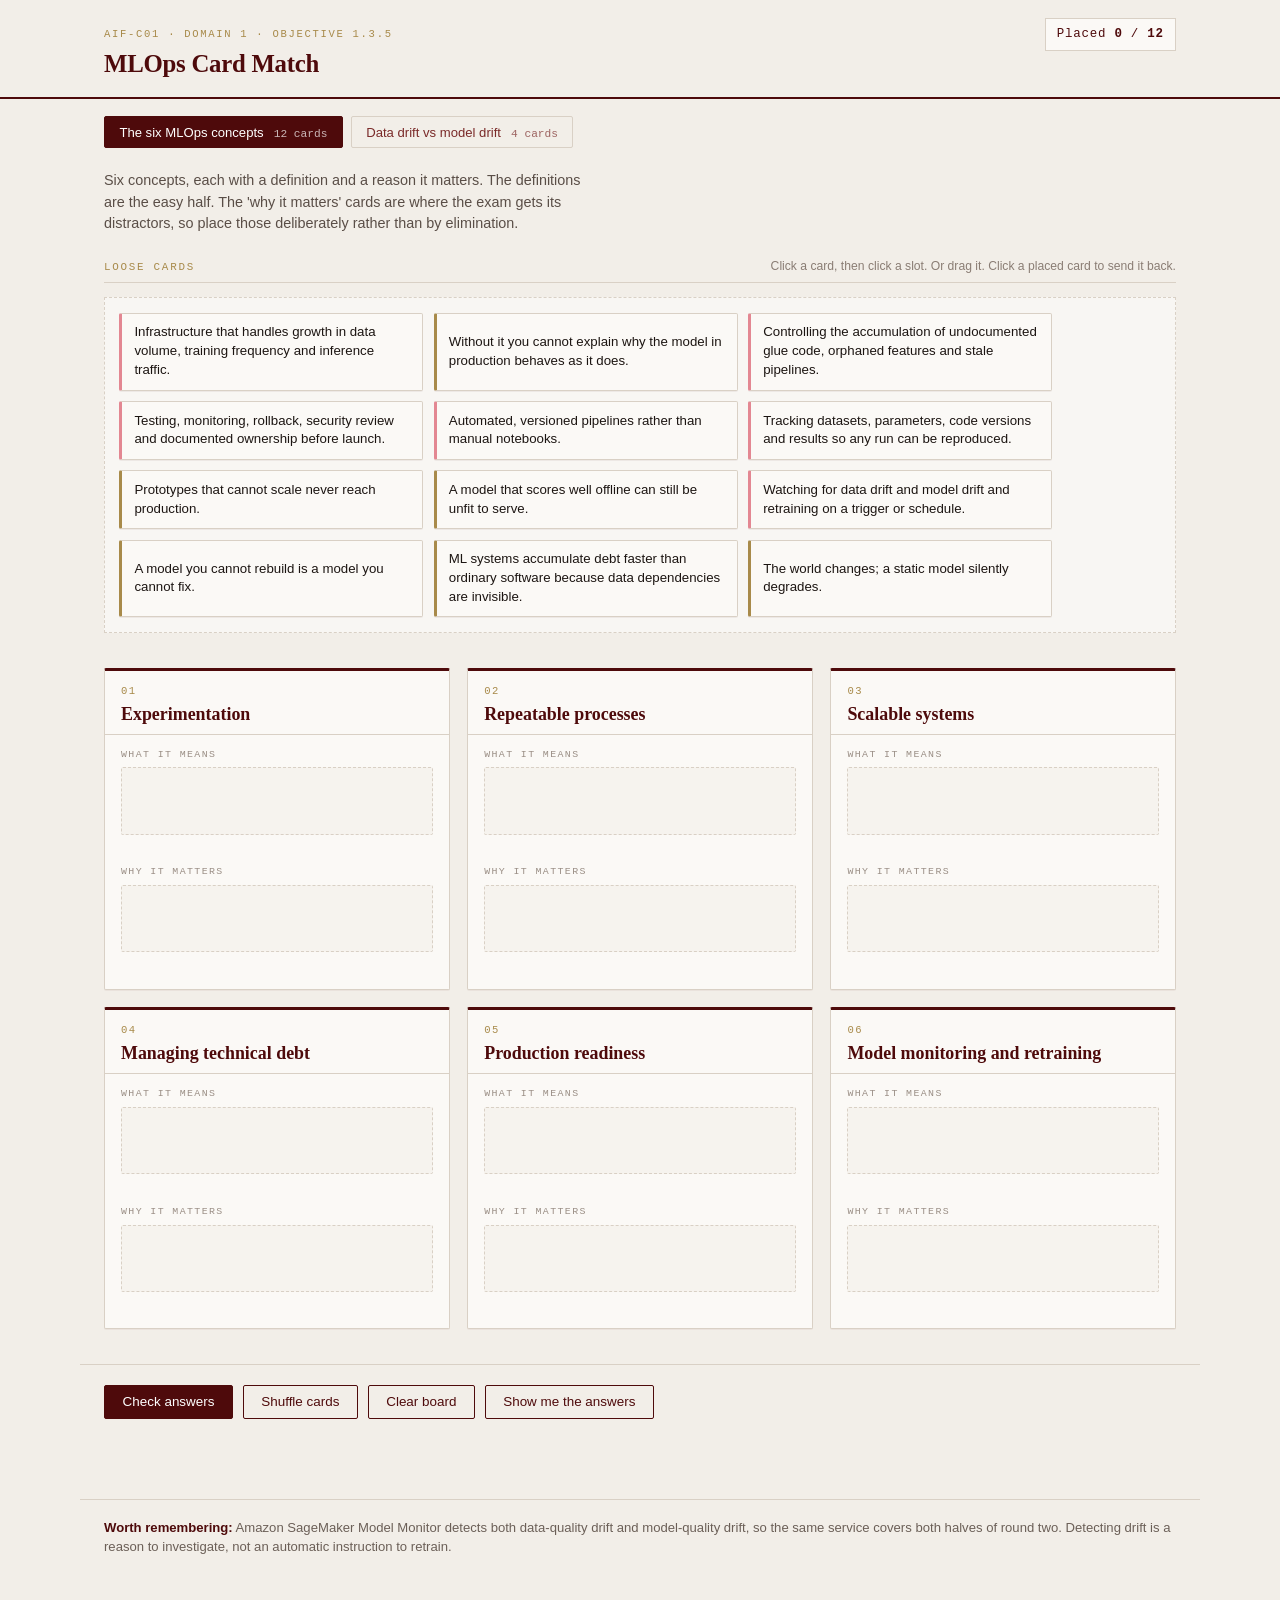
<file: legacy/mlops-matching-game.html>
<!DOCTYPE html>
<html lang="en">
<head>
<meta charset="utf-8">
<meta name="viewport" content="width=device-width, initial-scale=1">
<title>MLOps Card Match — AIF-C01 objective 1.3.5</title>
<style>
:root{
  --garnet:#4E0A0B;
  --garnet-soft:#7A2A29;
  --ink:#1C1512;
  --parchment:#F2EEE8;
  --card:#FBF9F6;
  --khaki:#9DAD71;
  --khaki-deep:#5F7040;
  --rose:#E38792;
  --brass:#A88A4A;
  --rule:#D9D0C5;

  --display:'Iowan Old Style','Palatino Linotype',Palatino,'Book Antiqua',Georgia,serif;
  --body:-apple-system,BlinkMacSystemFont,'Segoe UI',Roboto,Helvetica,Arial,sans-serif;
  --mono:ui-monospace,SFMono-Regular,'SF Mono',Menlo,Consolas,monospace;
}

*{box-sizing:border-box}
html,body{margin:0;padding:0}
body{
  background:var(--parchment);
  color:var(--ink);
  font-family:var(--body);
  font-size:16px;
  line-height:1.5;
  -webkit-font-smoothing:antialiased;
  padding:0 0 4rem;
}

/* ---------------------------------------------------------- masthead --- */
.masthead{
  border-bottom:2px solid var(--garnet);
  background:var(--parchment);
  position:sticky;
  top:0;
  z-index:50;
}
.masthead-inner{
  max-width:1120px;
  margin:0 auto;
  padding:1.1rem 1.5rem .9rem;
  display:flex;
  flex-wrap:wrap;
  align-items:baseline;
  gap:.6rem 1.4rem;
}
.eyebrow{
  font-family:var(--mono);
  font-size:.66rem;
  letter-spacing:.16em;
  text-transform:uppercase;
  color:var(--brass);
  margin:0 0 .15rem;
}
.masthead h1{
  font-family:var(--display);
  font-size:1.55rem;
  font-weight:600;
  color:var(--garnet);
  margin:0;
  letter-spacing:-.01em;
}
.masthead .title-block{flex:1 1 260px}
.tally{
  font-family:var(--mono);
  font-size:.78rem;
  letter-spacing:.06em;
  color:var(--garnet);
  border:1px solid var(--rule);
  background:var(--card);
  padding:.4rem .7rem;
  white-space:nowrap;
}
.tally b{font-weight:700}

/* ------------------------------------------------------------- rounds --- */
.rounds{
  max-width:1120px;
  margin:0 auto;
  padding:1.1rem 1.5rem 0;
  display:flex;
  gap:.5rem;
  flex-wrap:wrap;
}
.round-tab{
  font-family:var(--body);
  font-size:.82rem;
  background:transparent;
  border:1px solid var(--rule);
  color:var(--garnet-soft);
  padding:.45rem .9rem;
  cursor:pointer;
  border-radius:2px;
  transition:background .15s,color .15s,border-color .15s;
}
.round-tab:hover{border-color:var(--garnet-soft)}
.round-tab[aria-selected="true"]{
  background:var(--garnet);
  border-color:var(--garnet);
  color:#fff;
}
.round-tab .tab-count{
  font-family:var(--mono);
  font-size:.7rem;
  opacity:.7;
  margin-left:.4rem;
}

/* --------------------------------------------------------------- shell --- */
main{max-width:1120px;margin:0 auto;padding:1.4rem 1.5rem 0}
.round-intro{
  font-size:.9rem;
  color:#5A4E47;
  margin:0 0 1.4rem;
  max-width:62ch;
}

/* ----------------------------------------------------------- card bank --- */
.bank-head{
  display:flex;
  align-items:baseline;
  justify-content:space-between;
  gap:1rem;
  border-bottom:1px solid var(--rule);
  padding-bottom:.4rem;
  margin-bottom:.9rem;
}
.bank-head h2{
  font-family:var(--mono);
  font-size:.68rem;
  letter-spacing:.16em;
  text-transform:uppercase;
  color:var(--brass);
  font-weight:500;
  margin:0;
}
.hint{font-size:.76rem;color:#8A7D74}

.bank{
  display:flex;
  flex-wrap:wrap;
  gap:.65rem;
  min-height:5.5rem;
  padding:.9rem;
  background:rgba(255,255,255,.5);
  border:1px dashed var(--rule);
  margin-bottom:2.2rem;
  align-content:flex-start;
}
.bank.is-target{border-color:var(--garnet-soft);background:rgba(227,135,146,.08)}
.bank-empty{
  font-size:.82rem;
  color:#9A8E85;
  font-style:italic;
  margin:auto;
}

/* --------------------------------------------------------------- cards --- */
.card{
  font-family:var(--body);
  font-size:.83rem;
  line-height:1.42;
  text-align:left;
  background:var(--card);
  border:1px solid var(--rule);
  border-left:3px solid var(--rose);
  border-radius:2px;
  padding:.6rem .75rem;
  max-width:19rem;
  cursor:grab;
  box-shadow:0 1px 0 rgba(78,10,11,.06);
  transition:transform .14s ease,box-shadow .14s ease,border-color .14s ease;
  color:var(--ink);
  display:block;
}
.card:hover{transform:translateY(-2px);box-shadow:0 4px 10px rgba(78,10,11,.11)}
.card:focus-visible{outline:2px solid var(--garnet);outline-offset:2px}
.card.is-held{
  border-color:var(--garnet);
  border-left-color:var(--garnet);
  box-shadow:0 0 0 2px rgba(78,10,11,.22),0 6px 14px rgba(78,10,11,.16);
  transform:translateY(-2px);
}
.card.is-dragging{opacity:.4}
.card[data-kind="why"]{border-left-color:var(--brass)}

/* --------------------------------------------------------------- board --- */
.board{
  display:grid;
  grid-template-columns:repeat(auto-fit,minmax(330px,1fr));
  gap:1.1rem;
}
.concept{
  background:var(--card);
  border:1px solid var(--rule);
  border-top:3px solid var(--garnet);
  border-radius:2px;
  padding:0 0 .9rem;
  box-shadow:0 1px 0 rgba(78,10,11,.05);
}
.concept-head{
  padding:.8rem 1rem .55rem;
  border-bottom:1px solid var(--rule);
  margin-bottom:.8rem;
}
.concept-index{
  font-family:var(--mono);
  font-size:.66rem;
  letter-spacing:.14em;
  color:var(--brass);
  display:block;
  margin-bottom:.2rem;
}
.concept-name{
  font-family:var(--display);
  font-size:1.12rem;
  font-weight:600;
  color:var(--garnet);
  margin:0;
  line-height:1.25;
}
.slot-wrap{padding:0 1rem .1rem}
.slot-label{
  font-family:var(--mono);
  font-size:.62rem;
  letter-spacing:.14em;
  text-transform:uppercase;
  color:#9A8E85;
  display:block;
  margin:.55rem 0 .3rem;
}
.slot{
  min-height:4.2rem;
  border:1px dashed var(--rule);
  border-radius:2px;
  padding:.35rem;
  display:flex;
  transition:border-color .14s,background .14s;
  background:rgba(242,238,232,.55);
}
.slot.is-target{border-color:var(--garnet-soft);background:rgba(227,135,146,.1)}
.slot .card{max-width:none;width:100%;cursor:pointer;box-shadow:none}
.slot .card:hover{transform:none;box-shadow:0 2px 6px rgba(78,10,11,.1)}

.slot.is-correct{border-style:solid;border-color:var(--khaki);background:rgba(157,173,113,.13)}
.slot.is-correct .card{border-color:var(--khaki);border-left-color:var(--khaki-deep);background:#fff}
.slot.is-wrong{border-style:solid;border-color:var(--rose);background:rgba(227,135,146,.14)}
.slot.is-wrong .card{border-color:var(--rose);border-left-color:var(--garnet)}
.slot.is-wrong{animation:nudge .3s ease}
@keyframes nudge{
  0%,100%{transform:translateX(0)}
  25%{transform:translateX(-4px)}
  75%{transform:translateX(4px)}
}
.mark{
  font-family:var(--mono);
  font-size:.68rem;
  letter-spacing:.08em;
  margin-top:.28rem;
  min-height:1rem;
  display:block;
}
.mark.ok{color:var(--khaki-deep)}
.mark.no{color:var(--garnet)}

/* ------------------------------------------------------------ controls --- */
.controls{
  max-width:1120px;
  margin:2.2rem auto 0;
  padding:1.2rem 1.5rem 0;
  border-top:1px solid var(--rule);
  display:flex;
  flex-wrap:wrap;
  gap:.6rem;
  align-items:center;
}
button.act{
  font-family:var(--body);
  font-size:.84rem;
  padding:.55rem 1.1rem;
  border-radius:2px;
  border:1px solid var(--garnet);
  background:var(--garnet);
  color:#fff;
  cursor:pointer;
  transition:background .15s,color .15s;
}
button.act:hover{background:var(--garnet-soft);border-color:var(--garnet-soft)}
button.act.ghost{background:transparent;color:var(--garnet);}
button.act.ghost:hover{background:rgba(78,10,11,.07);color:var(--garnet)}
button.act:focus-visible{outline:2px solid var(--brass);outline-offset:2px}
button.act:disabled{opacity:.4;cursor:not-allowed}

.verdict{
  max-width:1120px;
  margin:1.1rem auto 0;
  padding:0 1.5rem;
  font-size:.9rem;
  min-height:1.5rem;
  color:var(--garnet);
}
.verdict.win{color:var(--khaki-deep);font-weight:600}

.footnote{
  max-width:1120px;
  margin:2.4rem auto 0;
  padding:1.1rem 1.5rem 0;
  border-top:1px solid var(--rule);
  font-size:.82rem;
  color:#6B5F57;
  max-width:min(1120px,100%);
}
.footnote strong{color:var(--garnet)}

@media (max-width:640px){
  .masthead h1{font-size:1.25rem}
  main,.controls,.rounds,.verdict,.footnote{padding-left:1rem;padding-right:1rem}
  .card{max-width:none;width:100%}
  .board{grid-template-columns:1fr}
}
@media (prefers-reduced-motion:reduce){
  *{animation-duration:.01ms !important;transition-duration:.01ms !important}
}
</style>
</head>
<body>

<header class="masthead">
  <div class="masthead-inner">
    <div class="title-block">
      <p class="eyebrow">AIF-C01 · Domain 1 · Objective 1.3.5</p>
      <h1>MLOps Card Match</h1>
    </div>
    <div class="tally" id="tally">Placed <b id="placedCount">0</b> / <b id="totalCount">12</b></div>
  </div>
</header>

<nav class="rounds" role="tablist" aria-label="Rounds">
  <button class="round-tab" role="tab" aria-selected="true" data-round="mlops" id="tab-mlops">
    The six MLOps concepts <span class="tab-count">12 cards</span>
  </button>
  <button class="round-tab" role="tab" aria-selected="false" data-round="drift" id="tab-drift">
    Data drift vs model drift <span class="tab-count">4 cards</span>
  </button>
</nav>

<main>
  <p class="round-intro" id="roundIntro"></p>

  <div class="bank-head">
    <h2>Loose cards</h2>
    <span class="hint">Click a card, then click a slot. Or drag it. Click a placed card to send it back.</span>
  </div>
  <div class="bank" id="bank" aria-label="Unplaced cards"></div>

  <div class="board" id="board"></div>
</main>

<div class="controls">
  <button class="act" id="btnCheck">Check answers</button>
  <button class="act ghost" id="btnShuffle">Shuffle cards</button>
  <button class="act ghost" id="btnClear">Clear board</button>
  <button class="act ghost" id="btnReveal">Show me the answers</button>
</div>

<p class="verdict" id="verdict"></p>

<div class="footnote">
  <strong>Worth remembering:</strong> Amazon SageMaker Model Monitor detects both data-quality drift and
  model-quality drift, so the same service covers both halves of round two. Detecting drift is a reason to
  investigate, not an automatic instruction to retrain.
</div>

<script>
(function(){
  "use strict";

  const ROUNDS = {
    mlops:{
      intro:"Six concepts, each with a definition and a reason it matters. The definitions are the easy half. The 'why it matters' cards are where the exam gets its distractors, so place those deliberately rather than by elimination.",
      slotTypes:[
        {key:"means", label:"What it means"},
        {key:"why",   label:"Why it matters"}
      ],
      concepts:[
        {id:"exp", name:"Experimentation",
          means:"Tracking datasets, parameters, code versions and results so any run can be reproduced.",
          why:"Without it you cannot explain why the model in production behaves as it does."},
        {id:"rep", name:"Repeatable processes",
          means:"Automated, versioned pipelines rather than manual notebooks.",
          why:"A model you cannot rebuild is a model you cannot fix."},
        {id:"sca", name:"Scalable systems",
          means:"Infrastructure that handles growth in data volume, training frequency and inference traffic.",
          why:"Prototypes that cannot scale never reach production."},
        {id:"deb", name:"Managing technical debt",
          means:"Controlling the accumulation of undocumented glue code, orphaned features and stale pipelines.",
          why:"ML systems accumulate debt faster than ordinary software because data dependencies are invisible."},
        {id:"prd", name:"Production readiness",
          means:"Testing, monitoring, rollback, security review and documented ownership before launch.",
          why:"A model that scores well offline can still be unfit to serve."},
        {id:"mon", name:"Model monitoring and retraining",
          means:"Watching for data drift and model drift and retraining on a trigger or schedule.",
          why:"The world changes; a static model silently degrades."}
      ]
    },
    drift:{
      intro:"Only four cards, and they are the four most swapped items in this objective. The test is whether the inputs changed or whether the meaning of the inputs changed.",
      slotTypes:[
        {key:"means", label:"What has changed"},
        {key:"why",   label:"Example"}
      ],
      concepts:[
        {id:"dd", name:"Data drift",
          means:"The distribution of the incoming features has changed.",
          why:"Your customers are younger than they were."},
        {id:"md", name:"Model drift (concept drift)",
          means:"The relationship between the features and the target has changed.",
          why:"What predicts fraud today is not what predicted it last year."}
      ]
    }
  };

  const bank      = document.getElementById("bank");
  const board     = document.getElementById("board");
  const verdict   = document.getElementById("verdict");
  const roundIntro= document.getElementById("roundIntro");
  const placedEl  = document.getElementById("placedCount");
  const totalEl   = document.getElementById("totalCount");

  let currentRound = "mlops";
  let held = null;          // id of the card currently picked up
  let checked = false;

  /* ------------------------------------------------------------ helpers */
  function shuffle(arr){
    const a = arr.slice();
    for(let i=a.length-1;i>0;i--){
      const j = Math.floor(Math.random()*(i+1));
      [a[i],a[j]] = [a[j],a[i]];
    }
    return a;
  }

  function roundData(){ return ROUNDS[currentRound]; }

  function allCards(){
    const r = roundData();
    const out = [];
    r.concepts.forEach(c=>{
      r.slotTypes.forEach(t=>{
        out.push({ id:c.id+"|"+t.key, kind:t.key, text:c[t.key] });
      });
    });
    return out;
  }

  function cardById(id){
    return allCards().find(c=>c.id===id) || null;
  }

  /* -------------------------------------------------------- build cards */
  function makeCardEl(card){
    const el = document.createElement("button");
    el.type = "button";
    el.className = "card";
    el.dataset.cardId = card.id;
    el.dataset.kind = card.kind;
    el.draggable = true;
    el.textContent = card.text;
    el.setAttribute("aria-label", card.text);

    el.addEventListener("click", function(ev){
      ev.stopPropagation();
      const inSlot = el.parentElement && el.parentElement.classList.contains("slot");
      if(inSlot){
        returnToBank(el);
      }else{
        toggleHold(card.id, el);
      }
    });

    el.addEventListener("dragstart", function(ev){
      held = card.id;
      el.classList.add("is-dragging");
      try{ ev.dataTransfer.setData("text/plain", card.id); }catch(e){}
      ev.dataTransfer.effectAllowed = "move";
    });
    el.addEventListener("dragend", function(){
      el.classList.remove("is-dragging");
      clearHeldStyles();
      held = null;
    });

    return el;
  }

  function clearHeldStyles(){
    document.querySelectorAll(".card.is-held").forEach(c=>c.classList.remove("is-held"));
  }

  function toggleHold(id, el){
    if(held === id){
      held = null;
      clearHeldStyles();
      return;
    }
    held = id;
    clearHeldStyles();
    el.classList.add("is-held");
  }

  /* ------------------------------------------------------------- render */
  function render(){
    const r = roundData();
    roundIntro.textContent = r.intro;
    totalEl.textContent = r.concepts.length * r.slotTypes.length;

    board.innerHTML = "";
    r.concepts.forEach((c, i)=>{
      const wrap = document.createElement("section");
      wrap.className = "concept";

      const head = document.createElement("div");
      head.className = "concept-head";
      const idx = document.createElement("span");
      idx.className = "concept-index";
      idx.textContent = String(i+1).padStart(2,"0");
      const nm = document.createElement("h3");
      nm.className = "concept-name";
      nm.textContent = c.name;
      head.appendChild(idx);
      head.appendChild(nm);
      wrap.appendChild(head);

      r.slotTypes.forEach(t=>{
        const sw = document.createElement("div");
        sw.className = "slot-wrap";

        const lab = document.createElement("span");
        lab.className = "slot-label";
        lab.textContent = t.label;

        const slot = document.createElement("div");
        slot.className = "slot";
        slot.dataset.expects = c.id+"|"+t.key;
        slot.setAttribute("role","group");
        slot.setAttribute("aria-label", c.name+" — "+t.label);
        slot.tabIndex = 0;

        slot.addEventListener("click", function(){ placeIntoSlot(slot); });
        slot.addEventListener("keydown", function(ev){
          if(ev.key === "Enter" || ev.key === " "){
            ev.preventDefault();
            placeIntoSlot(slot);
          }
        });
        slot.addEventListener("dragover", function(ev){
          ev.preventDefault();
          slot.classList.add("is-target");
        });
        slot.addEventListener("dragleave", function(){ slot.classList.remove("is-target"); });
        slot.addEventListener("drop", function(ev){
          ev.preventDefault();
          slot.classList.remove("is-target");
          let id = "";
          try{ id = ev.dataTransfer.getData("text/plain"); }catch(e){}
          if(!id) id = held;
          if(id){ held = id; placeIntoSlot(slot); }
        });

        const mark = document.createElement("span");
        mark.className = "mark";

        sw.appendChild(lab);
        sw.appendChild(slot);
        sw.appendChild(mark);
        wrap.appendChild(sw);
      });

      board.appendChild(wrap);
    });

    fillBank(allCards());
    resetMarks();
    updateTally();
  }

  function fillBank(cards){
    bank.innerHTML = "";
    const shuffled = shuffle(cards);
    shuffled.forEach(c=> bank.appendChild(makeCardEl(c)) );
    refreshBankEmpty();
  }

  function refreshBankEmpty(){
    const has = bank.querySelector(".card");
    const msg = bank.querySelector(".bank-empty");
    if(!has && !msg){
      const p = document.createElement("p");
      p.className = "bank-empty";
      p.textContent = "All cards placed. Check your answers below.";
      bank.appendChild(p);
    }
    if(has && msg){ msg.remove(); }
  }

  /* -------------------------------------------------------- placement  */
  function placeIntoSlot(slot){
    if(!held) return;
    const el = document.querySelector('.card[data-card-id="'+CSS.escape(held)+'"]');
    if(!el) return;

    // If the slot already holds a card, send that one back to the bank first.
    const existing = slot.querySelector(".card");
    if(existing && existing !== el){
      bank.appendChild(existing);
    }
    slot.appendChild(el);
    el.classList.remove("is-held");
    held = null;
    clearSlotState(slot);
    refreshBankEmpty();
    updateTally();
    if(checked){ clearAllMarks(); }
  }

  function returnToBank(el){
    const slot = el.parentElement;
    bank.appendChild(el);
    if(slot && slot.classList.contains("slot")) clearSlotState(slot);
    held = null;
    clearHeldStyles();
    refreshBankEmpty();
    updateTally();
    if(checked){ clearAllMarks(); }
  }

  function clearSlotState(slot){
    slot.classList.remove("is-correct","is-wrong");
    const m = slot.parentElement.querySelector(".mark");
    if(m){ m.textContent=""; m.className="mark"; }
  }

  function clearAllMarks(){
    checked = false;
    document.querySelectorAll(".slot").forEach(clearSlotState);
    verdict.textContent = "";
    verdict.className = "verdict";
  }

  function resetMarks(){ clearAllMarks(); }

  function updateTally(){
    const n = board.querySelectorAll(".slot .card").length;
    placedEl.textContent = n;
  }

  /* ------------------------------------------------------------ actions */
  function check(){
    const slots = Array.from(board.querySelectorAll(".slot"));
    let right = 0, filled = 0;

    slots.forEach(slot=>{
      const el = slot.querySelector(".card");
      const mark = slot.parentElement.querySelector(".mark");
      slot.classList.remove("is-correct","is-wrong");
      if(!el){ mark.textContent=""; mark.className="mark"; return; }
      filled++;
      if(el.dataset.cardId === slot.dataset.expects){
        right++;
        slot.classList.add("is-correct");
        mark.textContent = "Correct";
        mark.className = "mark ok";
      }else{
        slot.classList.add("is-wrong");
        mark.textContent = "Not this one — move it back and try again";
        mark.className = "mark no";
      }
    });

    checked = true;
    const total = slots.length;

    if(filled === 0){
      verdict.textContent = "Place some cards first, then check.";
      verdict.className = "verdict";
    }else if(right === total){
      verdict.textContent = "All " + total + " correct. Nothing left to fix in this round.";
      verdict.className = "verdict win";
    }else{
      verdict.textContent = right + " of " + total + " correct. The marked slots are wrong — click those cards to send them back.";
      verdict.className = "verdict";
    }
  }

  function clearBoard(){
    board.querySelectorAll(".slot .card").forEach(el=> bank.appendChild(el));
    document.querySelectorAll(".slot").forEach(clearSlotState);
    clearAllMarks();
    refreshBankEmpty();
    updateTally();
  }

  function reveal(){
    clearBoard();
    board.querySelectorAll(".slot").forEach(slot=>{
      const want = slot.dataset.expects;
      const el = document.querySelector('.card[data-card-id="'+CSS.escape(want)+'"]');
      if(el){
        slot.appendChild(el);
        slot.classList.add("is-correct");
        const m = slot.parentElement.querySelector(".mark");
        m.textContent = "Answer";
        m.className = "mark ok";
      }
    });
    checked = true;
    refreshBankEmpty();
    updateTally();
    verdict.textContent = "Answers shown. Clear the board and try it again from memory.";
    verdict.className = "verdict";
  }

  /* -------------------------------------------------------------- wiring */
  document.getElementById("btnCheck").addEventListener("click", check);
  document.getElementById("btnClear").addEventListener("click", clearBoard);
  document.getElementById("btnReveal").addEventListener("click", reveal);
  document.getElementById("btnShuffle").addEventListener("click", function(){
    const loose = Array.from(bank.querySelectorAll(".card")).map(el=>cardById(el.dataset.cardId)).filter(Boolean);
    fillBank(loose);
  });

  bank.addEventListener("click", function(){ 
    if(held){ clearHeldStyles(); held = null; }
  });
  bank.addEventListener("dragover", function(ev){ ev.preventDefault(); bank.classList.add("is-target"); });
  bank.addEventListener("dragleave", function(){ bank.classList.remove("is-target"); });
  bank.addEventListener("drop", function(ev){
    ev.preventDefault();
    bank.classList.remove("is-target");
    let id = "";
    try{ id = ev.dataTransfer.getData("text/plain"); }catch(e){}
    if(!id) id = held;
    if(!id) return;
    const el = document.querySelector('.card[data-card-id="'+CSS.escape(id)+'"]');
    if(el){
      const slot = el.parentElement;
      bank.appendChild(el);
      if(slot && slot.classList.contains("slot")) clearSlotState(slot);
    }
    held = null;
    refreshBankEmpty();
    updateTally();
  });

  document.querySelectorAll(".round-tab").forEach(tab=>{
    tab.addEventListener("click", function(){
      document.querySelectorAll(".round-tab").forEach(t=>t.setAttribute("aria-selected","false"));
      tab.setAttribute("aria-selected","true");
      currentRound = tab.dataset.round;
      held = null;
      render();
      window.scrollTo({top:0, behavior:"smooth"});
    });
  });

  render();
})();
</script>
</body>
</html>
</file>
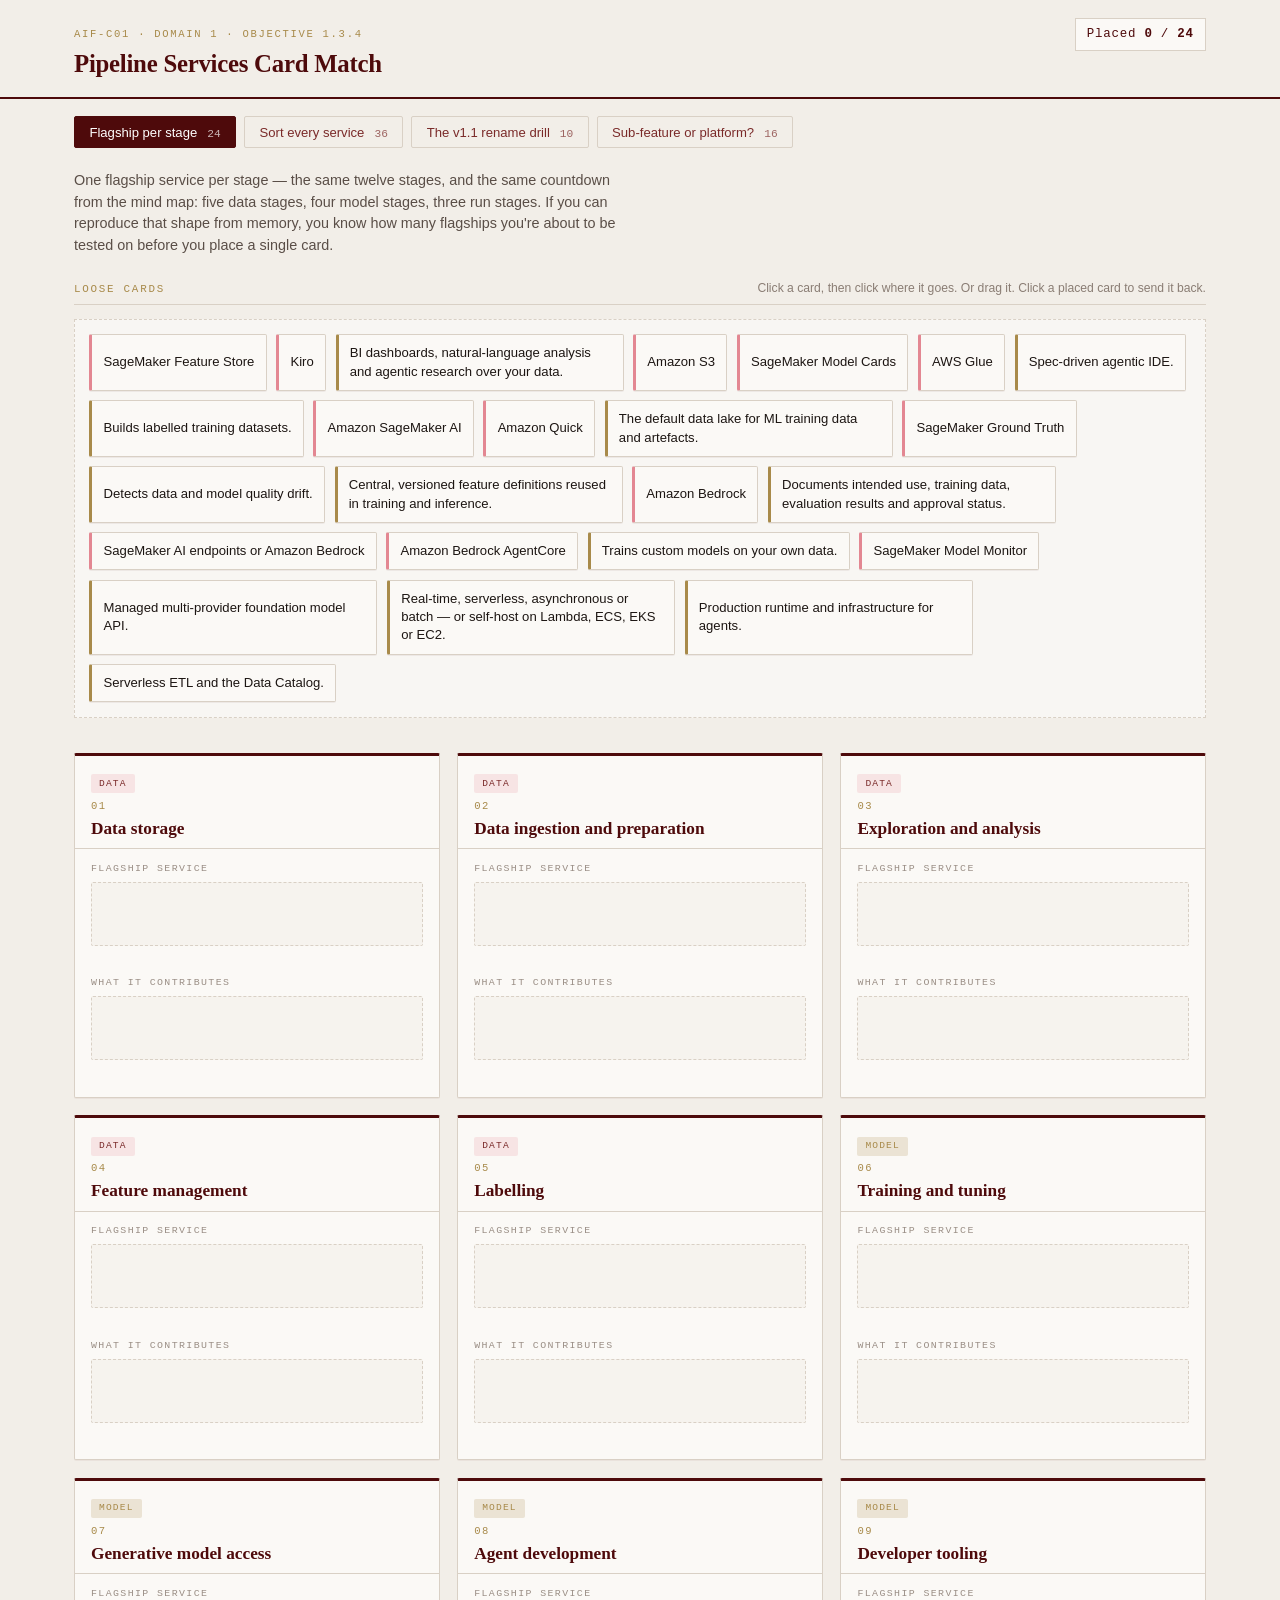
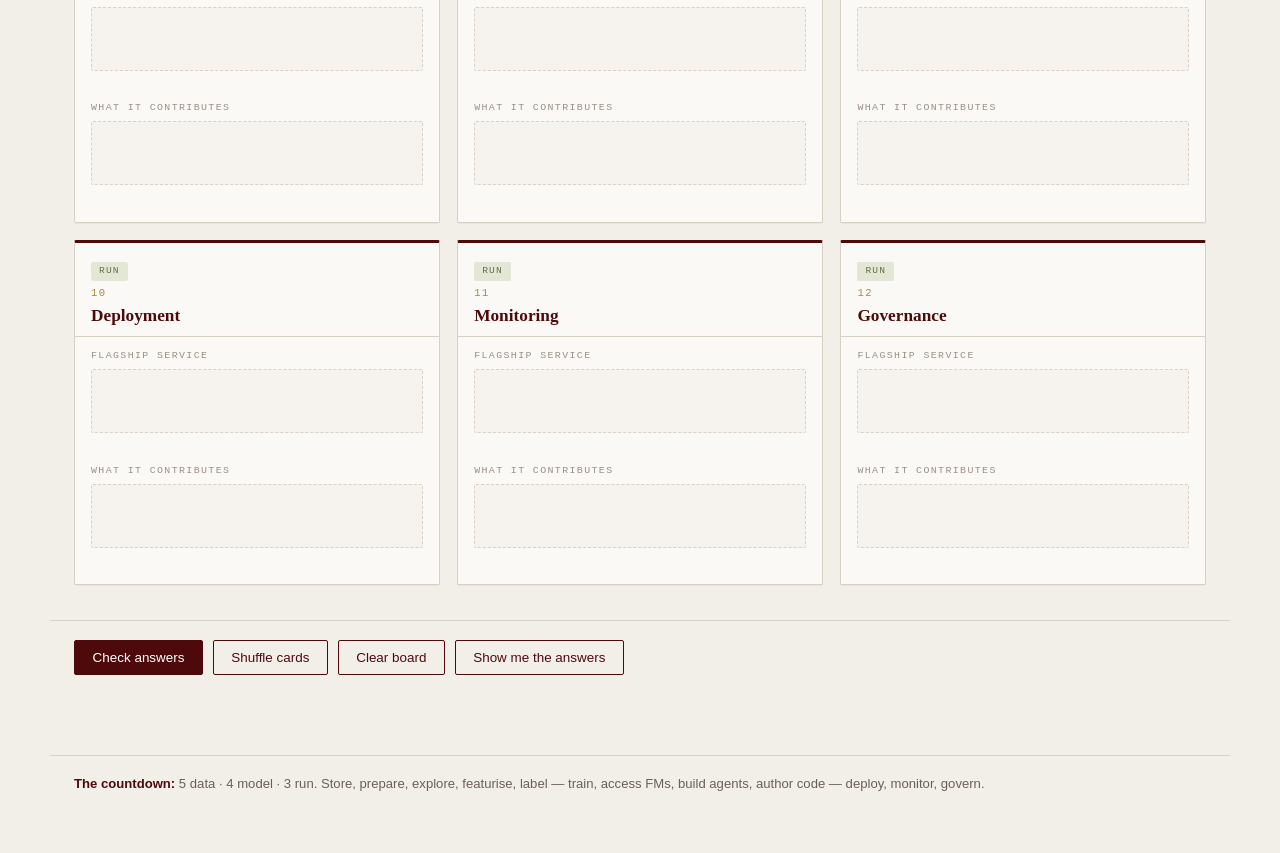
<file: legacy/pipeline-services-matching-game.html>
<!DOCTYPE html>
<html lang="en">
<head>
<meta charset="utf-8">
<meta name="viewport" content="width=device-width, initial-scale=1">
<title>Pipeline Services Card Match — AIF-C01 objective 1.3.4</title>
<style>
:root{
  --garnet:#4E0A0B;
  --garnet-soft:#7A2A29;
  --ink:#1C1512;
  --parchment:#F2EEE8;
  --card:#FBF9F6;
  --khaki:#9DAD71;
  --khaki-deep:#5F7040;
  --rose:#E38792;
  --brass:#A88A4A;
  --rule:#D9D0C5;

  --display:'Iowan Old Style','Palatino Linotype',Palatino,'Book Antiqua',Georgia,serif;
  --body:-apple-system,BlinkMacSystemFont,'Segoe UI',Roboto,Helvetica,Arial,sans-serif;
  --mono:ui-monospace,SFMono-Regular,'SF Mono',Menlo,Consolas,monospace;
}

*{box-sizing:border-box}
html,body{margin:0;padding:0}
body{
  background:var(--parchment);
  color:var(--ink);
  font-family:var(--body);
  font-size:16px;
  line-height:1.5;
  -webkit-font-smoothing:antialiased;
  padding:0 0 4rem;
}

/* ---------------------------------------------------------- masthead --- */
.masthead{
  border-bottom:2px solid var(--garnet);
  background:var(--parchment);
  position:sticky; top:0; z-index:50;
}
.masthead-inner{
  max-width:1180px; margin:0 auto;
  padding:1.1rem 1.5rem .9rem;
  display:flex; flex-wrap:wrap; align-items:baseline; gap:.6rem 1.4rem;
}
.eyebrow{
  font-family:var(--mono); font-size:.66rem; letter-spacing:.16em;
  text-transform:uppercase; color:var(--brass); margin:0 0 .15rem;
}
.masthead h1{
  font-family:var(--display); font-size:1.55rem; font-weight:600;
  color:var(--garnet); margin:0; letter-spacing:-.01em;
}
.masthead .title-block{flex:1 1 260px}
.tally{
  font-family:var(--mono); font-size:.78rem; letter-spacing:.06em;
  color:var(--garnet); border:1px solid var(--rule); background:var(--card);
  padding:.4rem .7rem; white-space:nowrap;
}
.tally b{font-weight:700}

/* ------------------------------------------------------------- rounds --- */
.rounds{
  max-width:1180px; margin:0 auto; padding:1.1rem 1.5rem 0;
  display:flex; gap:.5rem; flex-wrap:wrap;
}
.round-tab{
  font-family:var(--body); font-size:.82rem; background:transparent;
  border:1px solid var(--rule); color:var(--garnet-soft);
  padding:.45rem .9rem; cursor:pointer; border-radius:2px;
  transition:background .15s,color .15s,border-color .15s;
}
.round-tab:hover{border-color:var(--garnet-soft)}
.round-tab[aria-selected="true"]{background:var(--garnet);border-color:var(--garnet);color:#fff}
.round-tab .tab-count{font-family:var(--mono);font-size:.7rem;opacity:.7;margin-left:.4rem}
.round-tab:focus-visible{outline:2px solid var(--brass);outline-offset:2px}

/* --------------------------------------------------------------- shell --- */
main{max-width:1180px;margin:0 auto;padding:1.4rem 1.5rem 0}
.round-intro{font-size:.9rem;color:#5A4E47;margin:0 0 1.4rem;max-width:68ch}

.bank-head{
  display:flex; align-items:baseline; justify-content:space-between;
  gap:1rem; border-bottom:1px solid var(--rule);
  padding-bottom:.4rem; margin-bottom:.9rem;
}
.bank-head h2{
  font-family:var(--mono); font-size:.68rem; letter-spacing:.16em;
  text-transform:uppercase; color:var(--brass); font-weight:500; margin:0;
}
.hint{font-size:.76rem;color:#8A7D74}

.bank{
  display:flex; flex-wrap:wrap; gap:.6rem; min-height:5.5rem;
  padding:.9rem; background:rgba(255,255,255,.5);
  border:1px dashed var(--rule); margin-bottom:2.2rem; align-content:flex-start;
}
.bank.is-target{border-color:var(--garnet-soft);background:rgba(227,135,146,.08)}
.bank-empty{font-size:.82rem;color:#9A8E85;font-style:italic;margin:auto}

/* --------------------------------------------------------------- cards --- */
.card{
  font-family:var(--body); font-size:.82rem; line-height:1.4; text-align:left;
  background:var(--card); border:1px solid var(--rule);
  border-left:3px solid var(--rose); border-radius:2px;
  padding:.55rem .7rem; max-width:18rem; cursor:grab;
  box-shadow:0 1px 0 rgba(78,10,11,.06);
  transition:transform .14s ease,box-shadow .14s ease,border-color .14s ease;
  color:var(--ink); display:block;
}
.card:hover{transform:translateY(-2px);box-shadow:0 4px 10px rgba(78,10,11,.11)}
.card:focus-visible{outline:2px solid var(--garnet);outline-offset:2px}
.card.is-held{
  border-color:var(--garnet); border-left-color:var(--garnet);
  box-shadow:0 0 0 2px rgba(78,10,11,.22),0 6px 14px rgba(78,10,11,.16);
  transform:translateY(-2px);
}
.card.is-dragging{opacity:.4}
.card[data-kind="contributes"]{border-left-color:var(--brass)}
.card[data-kind="stage"]{border-left-color:var(--khaki-deep);font-family:var(--mono);font-size:.76rem}
.card[data-kind="does"]{border-left-color:var(--brass)}
.card[data-kind="service"]{font-weight:500}

/* --------------------------------------------------------------- board --- */
.board{display:grid;grid-template-columns:repeat(auto-fit,minmax(320px,1fr));gap:1.1rem}
.board.wide{grid-template-columns:repeat(auto-fit,minmax(280px,1fr))}
.board.pair{grid-template-columns:repeat(auto-fit,minmax(340px,1fr))}

.concept{
  background:var(--card); border:1px solid var(--rule);
  border-top:3px solid var(--garnet); border-radius:2px;
  padding:0 0 .9rem; box-shadow:0 1px 0 rgba(78,10,11,.05);
}
.concept-head{padding:.8rem 1rem .55rem;border-bottom:1px solid var(--rule);margin-bottom:.8rem}
.concept-index{
  font-family:var(--mono); font-size:.66rem; letter-spacing:.14em;
  color:var(--brass); display:block; margin-bottom:.2rem;
}
.concept-name{
  font-family:var(--display); font-size:1.08rem; font-weight:600;
  color:var(--garnet); margin:0; line-height:1.25;
}
.concept-sub{font-size:.76rem;color:#8A7D74;margin:.25rem 0 0;line-height:1.35}

.phase{
  font-family:var(--mono); font-size:.6rem; letter-spacing:.12em;
  text-transform:uppercase; padding:.14rem .5rem; border-radius:2px;
  display:inline-block; margin-bottom:.35rem;
}
.phase-data{background:rgba(227,135,146,.18);color:var(--garnet-soft)}
.phase-model{background:rgba(168,138,74,.2);color:var(--brass)}
.phase-run{background:rgba(157,173,113,.24);color:var(--khaki-deep)}

.slot-wrap{padding:0 1rem .1rem}
.slot-label{
  font-family:var(--mono); font-size:.62rem; letter-spacing:.14em;
  text-transform:uppercase; color:#9A8E85; display:block; margin:.55rem 0 .3rem;
}
.slot{
  min-height:4rem; border:1px dashed var(--rule); border-radius:2px;
  padding:.35rem; display:flex;
  transition:border-color .14s,background .14s;
  background:rgba(242,238,232,.55);
}
.slot.is-target{border-color:var(--garnet-soft);background:rgba(227,135,146,.1)}
.slot .card{max-width:none;width:100%;cursor:pointer;box-shadow:none}
.slot .card:hover{transform:none;box-shadow:0 2px 6px rgba(78,10,11,.1)}
.slot.is-correct{border-style:solid;border-color:var(--khaki);background:rgba(157,173,113,.13)}
.slot.is-correct .card{border-color:var(--khaki);border-left-color:var(--khaki-deep);background:#fff}
.slot.is-wrong{border-style:solid;border-color:var(--rose);background:rgba(227,135,146,.14);animation:nudge .3s ease}
.slot.is-wrong .card{border-color:var(--rose);border-left-color:var(--garnet)}

/* ------------------------------------------------------------- buckets --- */
.dropzone{
  margin:0 1rem; min-height:3.6rem; padding:.5rem;
  border:1px dashed var(--rule); border-radius:2px;
  background:rgba(242,238,232,.55);
  display:flex; flex-direction:column; gap:.4rem;
  transition:border-color .14s,background .14s;
}
.dropzone.is-target{border-color:var(--garnet-soft);background:rgba(227,135,146,.1)}
.dropzone .card{max-width:none;width:100%;cursor:pointer;box-shadow:none;font-size:.79rem}
.dropzone .card:hover{transform:none;box-shadow:0 2px 6px rgba(78,10,11,.1)}
.dropzone-empty{font-size:.75rem;color:#A99D94;font-style:italic;margin:auto;text-align:center}
.card.is-correct{border-color:var(--khaki);border-left-color:var(--khaki-deep);background:#fff}
.card.is-wrong{border-color:var(--rose);border-left-color:var(--garnet);background:rgba(227,135,146,.1)}

.mark{
  font-family:var(--mono); font-size:.68rem; letter-spacing:.08em;
  margin-top:.28rem; min-height:1rem; display:block;
}
.mark.ok{color:var(--khaki-deep)}
.mark.no{color:var(--garnet)}

@keyframes nudge{0%,100%{transform:translateX(0)}25%{transform:translateX(-4px)}75%{transform:translateX(4px)}}

/* ------------------------------------------------------------ controls --- */
.controls{
  max-width:1180px; margin:2.2rem auto 0; padding:1.2rem 1.5rem 0;
  border-top:1px solid var(--rule); display:flex; flex-wrap:wrap;
  gap:.6rem; align-items:center;
}
button.act{
  font-family:var(--body); font-size:.84rem; padding:.55rem 1.1rem;
  border-radius:2px; border:1px solid var(--garnet);
  background:var(--garnet); color:#fff; cursor:pointer;
  transition:background .15s,color .15s;
}
button.act:hover{background:var(--garnet-soft);border-color:var(--garnet-soft)}
button.act.ghost{background:transparent;color:var(--garnet)}
button.act.ghost:hover{background:rgba(78,10,11,.07);color:var(--garnet)}
button.act:focus-visible{outline:2px solid var(--brass);outline-offset:2px}

.verdict{
  max-width:1180px; margin:1.1rem auto 0; padding:0 1.5rem;
  font-size:.9rem; min-height:1.5rem; color:var(--garnet);
}
.verdict.win{color:var(--khaki-deep);font-weight:600}

.footnote{
  max-width:1180px; margin:2.4rem auto 0; padding:1.1rem 1.5rem 0;
  border-top:1px solid var(--rule); font-size:.82rem; color:#6B5F57;
}
.footnote strong{color:var(--garnet)}

@media (max-width:640px){
  .masthead h1{font-size:1.25rem}
  main,.controls,.rounds,.verdict,.footnote{padding-left:1rem;padding-right:1rem}
  .card{max-width:none;width:100%}
  .board,.board.wide,.board.pair{grid-template-columns:1fr}
}
@media (prefers-reduced-motion:reduce){
  *{animation-duration:.01ms !important;transition-duration:.01ms !important}
}
</style>
</head>
<body>

<header class="masthead">
  <div class="masthead-inner">
    <div class="title-block">
      <p class="eyebrow">AIF-C01 · Domain 1 · Objective 1.3.4</p>
      <h1>Pipeline Services Card Match</h1>
    </div>
    <div class="tally" id="tally">Placed <b id="placedCount">0</b> / <b id="totalCount">24</b></div>
  </div>
</header>

<nav class="rounds" role="tablist" aria-label="Rounds">
  <button class="round-tab" role="tab" aria-selected="true"  data-round="flagship">Flagship per stage <span class="tab-count">24</span></button>
  <button class="round-tab" role="tab" aria-selected="false" data-round="sort">Sort every service <span class="tab-count">36</span></button>
  <button class="round-tab" role="tab" aria-selected="false" data-round="rename">The v1.1 rename drill <span class="tab-count">10</span></button>
  <button class="round-tab" role="tab" aria-selected="false" data-round="family">Sub-feature or platform? <span class="tab-count">16</span></button>
</nav>

<main>
  <p class="round-intro" id="roundIntro"></p>

  <div class="bank-head">
    <h2>Loose cards</h2>
    <span class="hint">Click a card, then click where it goes. Or drag it. Click a placed card to send it back.</span>
  </div>
  <div class="bank" id="bank" aria-label="Unplaced cards"></div>

  <div class="board" id="board"></div>
</main>

<div class="controls">
  <button class="act" id="btnCheck">Check answers</button>
  <button class="act ghost" id="btnShuffle">Shuffle cards</button>
  <button class="act ghost" id="btnClear">Clear board</button>
  <button class="act ghost" id="btnReveal">Show me the answers</button>
</div>

<p class="verdict" id="verdict"></p>

<div class="footnote" id="footnote"></div>

<script>
(function(){
  "use strict";

  const ROUNDS = {

    /* ---------------------------------------------------- 1. flagship --- */
    flagship:{
      mode:"slots",
      intro:"One flagship service per stage — the same twelve stages, and the same countdown from the mind map: five data stages, four model stages, three run stages. If you can reproduce that shape from memory, you know how many flagships you're about to be tested on before you place a single card.",
      footnote:"<strong>The countdown:</strong> 5 data · 4 model · 3 run. Store, prepare, explore, featurise, label — train, access FMs, build agents, author code — deploy, monitor, govern.",
      slotTypes:[
        {key:"service",     label:"Flagship service"},
        {key:"contributes", label:"What it contributes"}
      ],
      concepts:[
        {id:"storage",  name:"Data storage", phase:"data",
          service:"Amazon S3",
          contributes:"The default data lake for ML training data and artefacts."},
        {id:"ingest",   name:"Data ingestion and preparation", phase:"data",
          service:"AWS Glue",
          contributes:"Serverless ETL and the Data Catalog."},
        {id:"explore",  name:"Exploration and analysis", phase:"data",
          service:"Amazon Quick",
          contributes:"BI dashboards, natural-language analysis and agentic research over your data."},
        {id:"feature",  name:"Feature management", phase:"data",
          service:"SageMaker Feature Store",
          contributes:"Central, versioned feature definitions reused in training and inference."},
        {id:"label",    name:"Labelling", phase:"data",
          service:"SageMaker Ground Truth",
          contributes:"Builds labelled training datasets."},
        {id:"train",    name:"Training and tuning", phase:"model",
          service:"Amazon SageMaker AI",
          contributes:"Trains custom models on your own data."},
        {id:"genmodel", name:"Generative model access", phase:"model",
          service:"Amazon Bedrock",
          contributes:"Managed multi-provider foundation model API."},
        {id:"agent",    name:"Agent development", phase:"model",
          service:"Amazon Bedrock AgentCore",
          contributes:"Production runtime and infrastructure for agents."},
        {id:"devtool",  name:"Developer tooling", phase:"model",
          service:"Kiro",
          contributes:"Spec-driven agentic IDE."},
        {id:"deploy",   name:"Deployment", phase:"run",
          service:"SageMaker AI endpoints or Amazon Bedrock",
          contributes:"Real-time, serverless, asynchronous or batch — or self-host on Lambda, ECS, EKS or EC2."},
        {id:"monitor",  name:"Monitoring", phase:"run",
          service:"SageMaker Model Monitor",
          contributes:"Detects data and model quality drift."},
        {id:"governance", name:"Governance", phase:"run",
          service:"SageMaker Model Cards",
          contributes:"Documents intended use, training data, evaluation results and approval status."}
      ]
    },

    /* -------------------------------------------------------- 2. sort --- */
    sort:{
      mode:"buckets",
      intro:"Every service named in objective 1.3.4, sorted into its stage. This is the exhaustive version of round one — thirty-six services, some of which genuinely belong to two stages at once. Two cards are marked with a dagger for that reason; either of their valid stages counts as correct.",
      footnote:"<strong>†</strong> Two services legitimately serve two stages. SageMaker JumpStart supplies pre-trained models for both training and generative model access. Amazon Bedrock is both the generative model access point and a deployment option. Placing either in either of its valid stages is correct.",
      targets:[
        {id:"storage",  name:"Data storage"},
        {id:"ingest",   name:"Data ingestion and preparation"},
        {id:"explore",  name:"Exploration and analysis"},
        {id:"feature",  name:"Feature management"},
        {id:"label",    name:"Labelling"},
        {id:"train",    name:"Training and tuning"},
        {id:"genmodel", name:"Generative model access"},
        {id:"agent",    name:"Agent development"},
        {id:"devtool",  name:"Developer tooling"},
        {id:"deploy",   name:"Deployment"},
        {id:"monitor",  name:"Monitoring"},
        {id:"governance", name:"Governance"}
      ],
      items:[
        {id:"st1", target:"storage", text:"Amazon S3"},
        {id:"st2", target:"storage", text:"Amazon S3 Glacier"},
        {id:"st3", target:"storage", text:"Amazon Redshift"},
        {id:"st4", target:"storage", text:"Amazon RDS"},
        {id:"st5", target:"storage", text:"Amazon Aurora"},

        {id:"in1", target:"ingest", text:"AWS Glue"},
        {id:"in2", target:"ingest", text:"AWS Glue DataBrew"},
        {id:"in3", target:"ingest", text:"Amazon EMR"},
        {id:"in4", target:"ingest", text:"AWS Lake Formation"},
        {id:"in5", target:"ingest", text:"SageMaker Data Wrangler"},

        {id:"ex1", target:"explore", text:"Amazon Quick"},
        {id:"ex2", target:"explore", text:"Amazon Athena"},
        {id:"ex3", target:"explore", text:"SageMaker Studio notebooks"},

        {id:"fe1", target:"feature", text:"SageMaker Feature Store"},

        {id:"la1", target:"label", text:"SageMaker Ground Truth"},
        {id:"la2", target:"label", text:"Amazon Augmented AI (A2I)"},

        {id:"tr1", target:"train", text:"Amazon SageMaker AI"},
        {id:"tr2", targets:["train","genmodel"], primary:"train", text:"SageMaker JumpStart †"},

        {id:"ge1", targets:["genmodel","deploy"], primary:"genmodel", text:"Amazon Bedrock †"},

        {id:"ag1", target:"agent", text:"Amazon Bedrock AgentCore"},
        {id:"ag2", target:"agent", text:"Strands Agents"},
        {id:"ag3", target:"agent", text:"Amazon Bedrock Agents"},

        {id:"dt1", target:"devtool", text:"Kiro"},
        {id:"dt2", target:"devtool", text:"Amazon Q"},

        {id:"de1", target:"deploy", text:"SageMaker AI endpoints"},
        {id:"de2", target:"deploy", text:"AWS Lambda"},
        {id:"de3", target:"deploy", text:"Amazon ECS"},
        {id:"de4", target:"deploy", text:"Amazon EKS"},
        {id:"de5", target:"deploy", text:"Amazon EC2"},

        {id:"mo1", target:"monitor", text:"SageMaker Model Monitor"},
        {id:"mo2", target:"monitor", text:"Amazon CloudWatch"},
        {id:"mo3", target:"monitor", text:"SageMaker Clarify"},

        {id:"go1", target:"governance", text:"SageMaker Model Cards"},
        {id:"go2", target:"governance", text:"SageMaker Model Registry"},
        {id:"go3", target:"governance", text:"AWS CloudTrail"},
        {id:"go4", target:"governance", text:"AWS Config"}
      ]
    },

    /* ------------------------------------------------------ 3. rename --- */
    rename:{
      mode:"slots",
      intro:"The v1.1 example list changed noticeably, from SageMaker sub-features to this broader set: Amazon Bedrock, Amazon Q, Amazon Quick, Kiro and SageMaker AI. These five are the names most likely to be tested literally, and Amazon Quick specifically is the one the exam guide flags as worth learning by name.",
      footnote:"<strong>Remember for the exam:</strong> Amazon Quick is the name to learn. Amazon QuickSight evolved into Amazon Quick Suite, adding agentic research, chat and automation on top of the familiar BI dashboards. The exam guide lists it simply as \"Amazon Quick\" under Analytics. If a stem mentions dashboards, natural-language questions over business data, or an agentic research assistant for business users, this is the service.",
      slotTypes:[
        {key:"stage", label:"Pipeline stage(s)"},
        {key:"does",  label:"What it does"}
      ],
      concepts:[
        {id:"bedrock", name:"Amazon Bedrock",
          stage:"Generative model access; Deployment",
          does:"Managed multi-provider FM API — the way you access someone else's foundation model without hosting it yourself."},
        {id:"amazonq", name:"Amazon Q",
          stage:"Developer tooling",
          does:"AI assistant across AWS surfaces — the console, documentation, chat."},
        {id:"quick",   name:"Amazon Quick",
          stage:"Exploration and analysis",
          does:"Evolved from Amazon QuickSight. BI dashboards plus natural-language analysis and agentic research over your data."},
        {id:"kiro",    name:"Kiro",
          stage:"Developer tooling",
          does:"Spec-driven agentic IDE. Writes requirements and a design before it writes code."},
        {id:"smai",    name:"SageMaker AI",
          stage:"Training and tuning; Deployment",
          does:"Trains custom models, and hosts them on real-time, serverless, asynchronous or batch endpoints."}
      ]
    },

    /* ------------------------------------------------------- 4. family --- */
    family:{
      mode:"buckets",
      intro:"A fast final check on the same distinction the objective opens with. Is this a specific tool living inside the SageMaker AI platform, or is it a broader, standalone platform-level service — the kind of name that got added to the v1.1 example list?",
      footnote:"<strong>The objective's own framing:</strong> \"the v1.1 example list changed noticeably, from SageMaker sub-features to a broader set.\" Both sets are worth knowing, and this round only tests whether you can tell which set a name belongs to.",
      targets:[
        {id:"subfeature", name:"A SageMaker sub-capability", sub:"A specific tool inside the SageMaker AI platform"},
        {id:"platform",   name:"A broader platform-level service", sub:"A named product in its own right"}
      ],
      items:[
        {id:"sf1", target:"subfeature", text:"SageMaker Feature Store"},
        {id:"sf2", target:"subfeature", text:"SageMaker Ground Truth"},
        {id:"sf3", target:"subfeature", text:"SageMaker Data Wrangler"},
        {id:"sf4", target:"subfeature", text:"SageMaker Studio notebooks"},
        {id:"sf5", target:"subfeature", text:"SageMaker JumpStart"},
        {id:"sf6", target:"subfeature", text:"SageMaker Model Monitor"},
        {id:"sf7", target:"subfeature", text:"SageMaker Clarify"},
        {id:"sf8", target:"subfeature", text:"SageMaker Model Registry"},
        {id:"sf9", target:"subfeature", text:"SageMaker Model Cards"},

        {id:"pf1", target:"platform", text:"Amazon Bedrock"},
        {id:"pf2", target:"platform", text:"Amazon Q"},
        {id:"pf3", target:"platform", text:"Amazon Quick"},
        {id:"pf4", target:"platform", text:"Kiro"},
        {id:"pf5", target:"platform", text:"Amazon Bedrock AgentCore"},
        {id:"pf6", target:"platform", text:"Strands Agents"},
        {id:"pf7", target:"platform", text:"Amazon Bedrock Agents"}
      ]
    }
  };

  const bank       = document.getElementById("bank");
  const board      = document.getElementById("board");
  const verdict    = document.getElementById("verdict");
  const roundIntro = document.getElementById("roundIntro");
  const footnote   = document.getElementById("footnote");
  const placedEl   = document.getElementById("placedCount");
  const totalEl    = document.getElementById("totalCount");

  let currentRound = "flagship";
  let held = null;
  let checked = false;

  function shuffle(arr){
    const a = arr.slice();
    for(let i=a.length-1;i>0;i--){
      const j = Math.floor(Math.random()*(i+1));
      [a[i],a[j]] = [a[j],a[i]];
    }
    return a;
  }
  function R(){ return ROUNDS[currentRound]; }
  function isBuckets(){ return R().mode === "buckets"; }

  function allCards(){
    const r = R();
    if(r.mode === "buckets"){
      return r.items.map(it=>({ id:it.id, kind:"service", text:it.text }));
    }
    const out = [];
    r.concepts.forEach(c=>{
      r.slotTypes.forEach(t=>{
        out.push({ id:c.id+"|"+t.key, kind:t.key, text:c[t.key] });
      });
    });
    return out;
  }
  function cardById(id){ return allCards().find(c=>c.id===id) || null; }

  function expectedTargetsFor(cardId){
    const r = R();
    if(r.mode !== "buckets") return [];
    const it = r.items.find(i=>i.id===cardId);
    if(!it) return [];
    if(it.targets) return it.targets;
    return [it.target];
  }
  function primaryTargetFor(cardId){
    const r = R();
    if(r.mode !== "buckets") return null;
    const it = r.items.find(i=>i.id===cardId);
    if(!it) return null;
    return it.primary || it.target || (it.targets && it.targets[0]) || null;
  }

  /* --------------------------------------------------------- card build */
  function makeCardEl(card){
    const el = document.createElement("button");
    el.type = "button";
    el.className = "card";
    el.dataset.cardId = card.id;
    el.dataset.kind = card.kind;
    el.draggable = true;
    el.textContent = card.text;

    el.addEventListener("click", function(ev){
      ev.stopPropagation();
      const p = el.parentElement;
      if(p && (p.classList.contains("slot") || p.classList.contains("dropzone"))){
        returnToBank(el);
      }else{
        toggleHold(card.id, el);
      }
    });
    el.addEventListener("dragstart", function(ev){
      held = card.id;
      el.classList.add("is-dragging");
      try{ ev.dataTransfer.setData("text/plain", card.id); }catch(e){}
      ev.dataTransfer.effectAllowed = "move";
    });
    el.addEventListener("dragend", function(){
      el.classList.remove("is-dragging");
      clearHeldStyles();
      held = null;
    });
    return el;
  }

  function clearHeldStyles(){
    document.querySelectorAll(".card.is-held").forEach(c=>c.classList.remove("is-held"));
  }
  function toggleHold(id, el){
    if(held === id){ held=null; clearHeldStyles(); return; }
    held = id; clearHeldStyles(); el.classList.add("is-held");
  }

  /* ------------------------------------------------------------- render */
  function render(){
    const r = R();
    roundIntro.textContent = r.intro;
    footnote.innerHTML = r.footnote;
    board.className = "board" + (r.mode === "buckets" ? (r.targets.length <= 2 ? " pair" : " wide") : "");
    totalEl.textContent = allCards().length;

    board.innerHTML = "";
    if(r.mode === "buckets") renderBuckets(r); else renderSlots(r);

    fillBank(allCards());
    clearAllMarks();
    updateTally();
  }

  const PHASE_LABEL = {data:"Data", model:"Model", run:"Run"};

  function renderSlots(r){
    r.concepts.forEach((c,i)=>{
      const wrap = document.createElement("section");
      wrap.className = "concept";
      wrap.appendChild(conceptHead(i, c.name, null, c.phase));

      r.slotTypes.forEach(t=>{
        const sw = document.createElement("div");
        sw.className = "slot-wrap";

        const lab = document.createElement("span");
        lab.className = "slot-label";
        lab.textContent = t.label;

        const slot = document.createElement("div");
        slot.className = "slot";
        slot.dataset.expects = c.id+"|"+t.key;
        slot.tabIndex = 0;
        slot.setAttribute("role","group");
        slot.setAttribute("aria-label", c.name+" — "+t.label);

        slot.addEventListener("click", function(){ placeIntoSlot(slot); });
        slot.addEventListener("keydown", function(ev){
          if(ev.key==="Enter"||ev.key===" "){ ev.preventDefault(); placeIntoSlot(slot); }
        });
        wireDrop(slot, function(){ placeIntoSlot(slot); });

        const mark = document.createElement("span");
        mark.className = "mark";

        sw.appendChild(lab); sw.appendChild(slot); sw.appendChild(mark);
        wrap.appendChild(sw);
      });
      board.appendChild(wrap);
    });
  }

  function renderBuckets(r){
    r.targets.forEach((t,i)=>{
      const wrap = document.createElement("section");
      wrap.className = "concept";
      wrap.appendChild(conceptHead(i, t.name, t.sub, null));

      const zone = document.createElement("div");
      zone.className = "dropzone";
      zone.dataset.bucket = t.id;
      zone.tabIndex = 0;
      zone.setAttribute("role","group");
      zone.setAttribute("aria-label", t.name);

      zone.addEventListener("click", function(){ placeIntoBucket(zone); });
      zone.addEventListener("keydown", function(ev){
        if(ev.key==="Enter"||ev.key===" "){ ev.preventDefault(); placeIntoBucket(zone); }
      });
      wireDrop(zone, function(){ placeIntoBucket(zone); });

      wrap.appendChild(zone);

      const mark = document.createElement("span");
      mark.className = "mark";
      mark.style.padding = "0 1rem";
      wrap.appendChild(mark);

      board.appendChild(wrap);
      refreshZoneEmpty(zone);
    });
  }

  function conceptHead(i, name, sub, phase){
    const head = document.createElement("div");
    head.className = "concept-head";
    if(phase){
      const p = document.createElement("span");
      p.className = "phase phase-" + phase;
      p.textContent = PHASE_LABEL[phase] || phase;
      head.appendChild(p);
      head.appendChild(document.createElement("br"));
    }
    const idx = document.createElement("span");
    idx.className = "concept-index";
    idx.textContent = String(i+1).padStart(2,"0");
    const nm = document.createElement("h3");
    nm.className = "concept-name";
    nm.textContent = name;
    head.appendChild(idx); head.appendChild(nm);
    if(sub){
      const s = document.createElement("p");
      s.className = "concept-sub";
      s.textContent = sub;
      head.appendChild(s);
    }
    return head;
  }

  function wireDrop(node, onDrop){
    node.addEventListener("dragover", function(ev){ ev.preventDefault(); node.classList.add("is-target"); });
    node.addEventListener("dragleave", function(){ node.classList.remove("is-target"); });
    node.addEventListener("drop", function(ev){
      ev.preventDefault();
      node.classList.remove("is-target");
      let id="";
      try{ id = ev.dataTransfer.getData("text/plain"); }catch(e){}
      if(!id) id = held;
      if(id){ held = id; onDrop(); }
    });
  }

  function fillBank(cards){
    bank.innerHTML = "";
    shuffle(cards).forEach(c=> bank.appendChild(makeCardEl(c)) );
    refreshBankEmpty();
  }
  function refreshBankEmpty(){
    const has = bank.querySelector(".card");
    const msg = bank.querySelector(".bank-empty");
    if(!has && !msg){
      const p = document.createElement("p");
      p.className = "bank-empty";
      p.textContent = "All cards placed. Check your answers below.";
      bank.appendChild(p);
    }
    if(has && msg) msg.remove();
  }
  function refreshZoneEmpty(zone){
    const has = zone.querySelector(".card");
    const msg = zone.querySelector(".dropzone-empty");
    if(!has && !msg){
      const p = document.createElement("p");
      p.className = "dropzone-empty";
      p.textContent = "Drop services here";
      zone.appendChild(p);
    }
    if(has && msg) msg.remove();
  }
  function refreshAllZones(){ board.querySelectorAll(".dropzone").forEach(refreshZoneEmpty); }

  /* ---------------------------------------------------------- placement */
  function heldEl(){
    if(!held) return null;
    return document.querySelector('.card[data-card-id="'+CSS.escape(held)+'"]');
  }

  function placeIntoSlot(slot){
    const el = heldEl();
    if(!el) return;
    const existing = slot.querySelector(".card");
    if(existing && existing !== el) bank.appendChild(existing);
    slot.appendChild(el);
    el.classList.remove("is-held");
    held = null;
    clearSlotState(slot);
    refreshBankEmpty(); updateTally();
    if(checked) clearAllMarks();
  }

  function placeIntoBucket(zone){
    const el = heldEl();
    if(!el) return;
    const prev = el.parentElement;
    zone.appendChild(el);
    el.classList.remove("is-held","is-correct","is-wrong");
    held = null;
    if(prev && prev.classList.contains("dropzone")) refreshZoneEmpty(prev);
    refreshZoneEmpty(zone);
    refreshBankEmpty(); updateTally();
    if(checked) clearAllMarks();
  }

  function returnToBank(el){
    const parent = el.parentElement;
    bank.appendChild(el);
    el.classList.remove("is-correct","is-wrong");
    if(parent){
      if(parent.classList.contains("slot")) clearSlotState(parent);
      if(parent.classList.contains("dropzone")) refreshZoneEmpty(parent);
    }
    held = null; clearHeldStyles();
    refreshBankEmpty(); updateTally();
    if(checked) clearAllMarks();
  }

  function clearSlotState(slot){
    slot.classList.remove("is-correct","is-wrong");
    const m = slot.parentElement.querySelector(".mark");
    if(m){ m.textContent=""; m.className="mark"; }
  }

  function clearAllMarks(){
    checked = false;
    board.querySelectorAll(".slot").forEach(clearSlotState);
    board.querySelectorAll(".mark").forEach(m=>{ m.textContent=""; m.className="mark"; if(m.parentElement.classList.contains("concept")) m.style.padding="0 1rem"; });
    board.querySelectorAll(".card").forEach(c=>c.classList.remove("is-correct","is-wrong"));
    verdict.textContent = ""; verdict.className = "verdict";
  }

  function updateTally(){
    const n = board.querySelectorAll(".slot .card, .dropzone .card").length;
    placedEl.textContent = n;
  }

  /* ------------------------------------------------------------- check */
  function check(){
    return isBuckets() ? checkBuckets() : checkSlots();
  }

  function checkSlots(){
    const slots = Array.from(board.querySelectorAll(".slot"));
    let right = 0, filled = 0;
    slots.forEach(slot=>{
      const el = slot.querySelector(".card");
      const mark = slot.parentElement.querySelector(".mark");
      slot.classList.remove("is-correct","is-wrong");
      if(!el){ mark.textContent=""; mark.className="mark"; return; }
      filled++;
      if(el.dataset.cardId === slot.dataset.expects){
        right++; slot.classList.add("is-correct");
        mark.textContent="Correct"; mark.className="mark ok";
      }else{
        slot.classList.add("is-wrong");
        mark.textContent="Not this one — click it to send it back";
        mark.className="mark no";
      }
    });
    finishCheck(right, slots.length, filled);
  }

  function checkBuckets(){
    const zones = Array.from(board.querySelectorAll(".dropzone"));
    let right = 0, filled = 0;
    const total = allCards().length;

    zones.forEach(zone=>{
      const cards = Array.from(zone.querySelectorAll(".card"));
      let zoneRight = 0;
      cards.forEach(el=>{
        filled++;
        const valid = expectedTargetsFor(el.dataset.cardId);
        el.classList.remove("is-correct","is-wrong");
        if(valid.indexOf(zone.dataset.bucket) !== -1){ right++; zoneRight++; el.classList.add("is-correct"); }
        else{ el.classList.add("is-wrong"); }
      });
      const mark = zone.parentElement.querySelector(".mark");
      if(!cards.length){ mark.textContent=""; mark.className="mark"; }
      else if(zoneRight === cards.length){
        mark.textContent = "All " + cards.length + " correct";
        mark.className = "mark ok";
      }else{
        mark.textContent = zoneRight + " of " + cards.length + " correct";
        mark.className = "mark no";
      }
      mark.style.padding = "0 1rem";
    });
    finishCheck(right, total, filled);
  }

  function finishCheck(right, total, filled){
    checked = true;
    if(filled === 0){
      verdict.textContent = "Place some cards first, then check.";
      verdict.className = "verdict";
    }else if(right === total){
      verdict.textContent = "All " + total + " correct. Nothing left to fix in this round.";
      verdict.className = "verdict win";
    }else{
      verdict.textContent = right + " of " + total + " correct. The marked cards are in the wrong place — click one to send it back.";
      verdict.className = "verdict";
    }
  }

  /* ----------------------------------------------------------- actions */
  function clearBoard(){
    board.querySelectorAll(".slot .card, .dropzone .card").forEach(el=>{
      el.classList.remove("is-correct","is-wrong");
      bank.appendChild(el);
    });
    board.querySelectorAll(".slot").forEach(clearSlotState);
    refreshAllZones();
    clearAllMarks();
    refreshBankEmpty(); updateTally();
  }

  function reveal(){
    clearBoard();
    if(isBuckets()){
      board.querySelectorAll(".dropzone").forEach(zone=>{
        R().items.filter(it=> primaryTargetFor(it.id) === zone.dataset.bucket).forEach(it=>{
          const el = document.querySelector('.card[data-card-id="'+CSS.escape(it.id)+'"]');
          if(el){ zone.appendChild(el); el.classList.add("is-correct"); }
        });
        const mark = zone.parentElement.querySelector(".mark");
        mark.textContent = "Answer"; mark.className = "mark ok"; mark.style.padding="0 1rem";
      });
      refreshAllZones();
    }else{
      board.querySelectorAll(".slot").forEach(slot=>{
        const el = document.querySelector('.card[data-card-id="'+CSS.escape(slot.dataset.expects)+'"]');
        if(el){
          slot.appendChild(el);
          slot.classList.add("is-correct");
          const m = slot.parentElement.querySelector(".mark");
          m.textContent = "Answer"; m.className = "mark ok";
        }
      });
    }
    checked = true;
    refreshBankEmpty(); updateTally();
    verdict.textContent = "Answers shown. Clear the board and try it again from memory.";
    verdict.className = "verdict";
  }

  /* ------------------------------------------------------------ wiring */
  document.getElementById("btnCheck").addEventListener("click", check);
  document.getElementById("btnClear").addEventListener("click", clearBoard);
  document.getElementById("btnReveal").addEventListener("click", reveal);
  document.getElementById("btnShuffle").addEventListener("click", function(){
    const loose = Array.from(bank.querySelectorAll(".card"))
      .map(el=>cardById(el.dataset.cardId)).filter(Boolean);
    fillBank(loose);
  });

  bank.addEventListener("click", function(){ if(held){ clearHeldStyles(); held=null; } });
  wireDrop(bank, function(){
    const el = heldEl();
    if(!el) return;
    const parent = el.parentElement;
    bank.appendChild(el);
    el.classList.remove("is-correct","is-wrong");
    if(parent){
      if(parent.classList.contains("slot")) clearSlotState(parent);
      if(parent.classList.contains("dropzone")) refreshZoneEmpty(parent);
    }
    held = null;
    refreshBankEmpty(); updateTally();
  });

  document.querySelectorAll(".round-tab").forEach(tab=>{
    tab.addEventListener("click", function(){
      document.querySelectorAll(".round-tab").forEach(t=>t.setAttribute("aria-selected","false"));
      tab.setAttribute("aria-selected","true");
      currentRound = tab.dataset.round;
      held = null;
      render();
      window.scrollTo({top:0,behavior:"smooth"});
    });
  });

  render();
})();
</script>
</body>
</html>
</file>
<file: styles.css>
@import url('https://fonts.googleapis.com/css2?family=Silkscreen:wght@400;700&display=swap');

:root{
  --aws-orange:#ff9900;
  --aws-blue:#42b4ff;
  --aws-purple:#ad5cff;
  --aws-magenta:#ff57e9;
  --aws-mint:#00e582;
  --bg-color:#161d26;
  --bg-secondary:#1a222d;
  --bg-darker:#0d1117;
  --text-light:#f2f3f3;
  --text-muted:#8b9bae;
  --border-color:#f2f3f3;
  --border-subtle:rgba(242,243,243,.12);
  --card-bg:rgba(26,34,45,.75);
  --card-bg-solid:#1a222d;
  --correct:var(--aws-mint);
  --correct-deep:#00b366;
  --incorrect:var(--aws-magenta);
  --incorrect-soft:rgba(255,87,233,.15);
  --rule:var(--border-subtle);
  --muted:var(--text-muted);
  --display:'Silkscreen',monospace;
  --body:'Amazon Ember Mono',ui-monospace,SFMono-Regular,'SF Mono',Menlo,Consolas,monospace;
  --mono:'Amazon Ember Mono',ui-monospace,SFMono-Regular,'SF Mono',Menlo,Consolas,monospace;
}

*{box-sizing:border-box}
[hidden]{display:none!important}
html,body{margin:0;padding:0}
body{
  background-color:var(--bg-color);
  background-image:
    linear-gradient(rgba(66,180,255,.03) 1px,transparent 1px),
    linear-gradient(90deg,rgba(66,180,255,.03) 1px,transparent 1px);
  background-size:40px 40px;
  color:var(--text-light);
  font-family:var(--body);
  font-size:15px;
  line-height:1.6;
  -webkit-font-smoothing:antialiased;
  padding:0 0 4rem;
  overflow-x:hidden;
}

.hub-topbar{
  position:sticky;
  top:0;
  z-index:80;
  display:flex;
  align-items:center;
  gap:1rem;
  padding:.9rem 1.25rem;
  border-bottom:2px solid var(--aws-orange);
  background:rgba(22,29,38,.95);
  backdrop-filter:blur(8px);
  -webkit-backdrop-filter:blur(8px);
}
.hub-topbar h1{
  font-family:var(--display);
  font-size:1.2rem;
  line-height:1.15;
  color:var(--aws-orange);
  margin:0;
  text-transform:uppercase;
  letter-spacing:1px;
}
.title-link{
  color:inherit;
  text-decoration:none;
}
.title-link:hover{color:var(--aws-mint)}
.topbar-actions{margin-left:auto;display:flex;align-items:center;gap:.75rem;flex-wrap:wrap}
.lang-toggle{display:flex;gap:.25rem}
.lang-btn{
  font-family:var(--body);
  background:transparent;
  border:2px solid var(--border-subtle);
  color:var(--text-light);
  padding:.3rem .55rem;
  cursor:pointer;
  border-radius:0;
  font-size:.72rem;
  font-weight:700;
  letter-spacing:.03em;
  transition:all .15s ease;
}
.lang-btn:hover{border-color:var(--aws-blue);color:var(--aws-blue)}
.lang-btn[aria-pressed="true"]{
  background:var(--aws-orange);
  border-color:var(--aws-orange);
  color:#000;
}
.menu-button{
  display:none;
  border:2px solid var(--border-color);
  background:var(--aws-orange);
  color:#000;
  border-radius:0;
  padding:.45rem .7rem;
  font:700 .82rem var(--display);
  cursor:pointer;
}
.hub-shell{
  max-width:1400px;
  margin:0 auto;
  display:grid;
  grid-template-columns:280px minmax(0,1fr);
  gap:0;
}
.sidebar{
  position:sticky;
  top:74px;
  align-self:start;
  height:calc(100vh - 74px);
  overflow:auto;
  padding:1rem;
  border-right:1px solid var(--border-subtle);
  background:rgba(13,17,23,.5);
  backdrop-filter:blur(6px);
  -webkit-backdrop-filter:blur(6px);
}
.sidebar a{
  display:block;
  color:var(--text-light);
  text-decoration:none;
  border:1px solid transparent;
  border-radius:0;
  padding:.48rem .55rem;
  font-size:.82rem;
  transition:all .15s ease;
}
.sidebar a:hover{border-color:var(--border-subtle);background:rgba(255,255,255,.06)}
.sidebar a[aria-current="page"]{background:var(--aws-orange);border-color:var(--aws-orange);color:#000;font-weight:700}
.nav-domain{margin-top:.45rem}
.nav-activities{margin:.25rem 0 .65rem .65rem;border-left:1px solid var(--border-subtle);padding-left:.45rem}
.sidebar .nav-activity{font-size:.78rem;color:var(--text-muted)}
.nav-guide{
  margin:.25rem 0 .65rem .35rem;
  border-left:1px solid var(--border-subtle);
  padding-left:.35rem;
}
.nav-task,.nav-subtask{margin:.18rem 0}
.nav-task-panel,.nav-cardsets{
  border-left:1px solid rgba(66,180,255,.3);
  margin:.14rem 0 .35rem .65rem;
  padding-left:.35rem;
}
.nav-task-toggle-row,.nav-subtask-toggle-row{
  display:grid;
  grid-template-columns:1.4rem minmax(0,1fr);
  gap:.15rem;
  align-items:start;
}
.nav-task-toggle-row .nav-count,.nav-subtask-toggle-row .nav-count{
  grid-column:2;
  padding-left:.35rem;
}
.nav-toggle{
  border:0;
  background:transparent;
  color:var(--aws-blue);
  cursor:pointer;
  min-width:1.35rem;
  min-height:1.65rem;
  padding:.32rem .1rem;
  font:700 .9rem var(--mono);
}
.nav-task-toggle-link,.nav-subtask-toggle-link{
  min-width:0;
  overflow-wrap:anywhere;
}
.sidebar .nav-task-toggle-link{
  color:var(--aws-mint);
  font-weight:700;
  font-size:.78rem;
  padding:.38rem .35rem;
}
.sidebar .nav-subtask-toggle-link{
  color:var(--text-muted);
  font-size:.74rem;
  padding:.35rem .32rem;
}
.sidebar .nav-cardset{
  display:grid;
  grid-template-columns:minmax(0,1fr) auto;
  gap:.35rem;
  align-items:center;
  font-size:.74rem;
  color:var(--text-muted);
  padding:.35rem .35rem;
  overflow-wrap:anywhere;
}
.nav-count{
  font-family:var(--mono);
  font-size:.62rem;
  color:var(--text-muted);
}
.nav-cardset[aria-current="page"] .nav-count{color:#000}
.nav-done{
  font-family:var(--mono);
  color:var(--aws-mint);
  margin-right:.25rem;
}
.nav-cardset[aria-current="page"] .nav-done{color:#000}
.nav-addendum{
  border-top:1px solid var(--border-subtle);
  margin-top:.8rem;
  padding-top:.65rem;
}
.nav-addendum > a{
  color:var(--aws-purple);
  font-weight:700;
}
.hub-main{min-width:0;padding:1.35rem 1.5rem 0;overflow-x:hidden}
.hub-main:focus{outline:0}
.hero-panel,.page-section,.activity-shell{
  max-width:1040px;
}
.hero-panel{
  border-bottom:1px solid var(--border-subtle);
  padding-bottom:1.2rem;
  margin-bottom:1.1rem;
}
.hero-panel h2,.page-section h2,.activity-header h2{
  font-family:var(--display);
  color:var(--aws-orange);
  font-size:1.4rem;
  line-height:1.2;
  margin:.1rem 0 .55rem;
  overflow-wrap:anywhere;
  text-transform:uppercase;
  letter-spacing:1px;
}
.objective-label{overflow-wrap:anywhere}
.hero-panel p,.muted{color:var(--text-muted)}
.hero-actions{display:flex;gap:.6rem;flex-wrap:wrap;margin-top:1rem}
.summary-grid,.domain-grid{
  display:grid;
  grid-template-columns:repeat(auto-fit,minmax(min(100%,220px),1fr));
  gap:.85rem;
  max-width:1040px;
  margin:1rem 0 1.2rem;
}
.summary-card,.domain-card,.activity-card,.task-group{
  border:2px solid var(--border-subtle);
  background:var(--card-bg);
  backdrop-filter:blur(8px);
  -webkit-backdrop-filter:blur(8px);
  border-radius:0;
  box-shadow:4px 4px 0px rgba(255,153,0,.4);
}
.summary-card{padding:.85rem 1rem;text-align:center}
.summary-card span{display:block;color:var(--text-muted);font-size:.84rem}
.summary-card b{font-family:var(--mono);color:var(--aws-orange);font-size:1.1rem}
.domain-card{padding:1rem;text-align:center}
.domain-card h3,.task-group h3,.activity-card h4{
  font-family:var(--display);
  color:var(--aws-mint);
  margin:.1rem 0 .45rem;
  line-height:1.2;
  text-transform:uppercase;
  letter-spacing:.5px;
}
.domain-card p,.activity-card p{font-size:.86rem;color:var(--text-muted)}
.domain-card .progress-bar{margin:.75rem auto .45rem}
.domain-card .act{margin-top:.5rem}
.domain-meta{font-family:var(--mono);font-size:.72rem!important;color:var(--text-muted)!important}
.progress-bar{
  height:.42rem;
  border:1px solid var(--border-subtle);
  background:rgba(255,255,255,.08);
  margin:.75rem 0 .45rem;
}
.progress-bar span{display:block;height:100%;background:var(--aws-mint)}
.badge-row{
  display:flex;
  flex-wrap:wrap;
  gap:.45rem;
}
.objective-badge{
  display:inline-flex;
  align-items:center;
  min-height:1.75rem;
  border:1px solid var(--aws-blue);
  background:rgba(66,180,255,.12);
  color:var(--aws-blue);
  border-radius:0;
  padding:.25rem .45rem;
  font:700 .7rem var(--mono);
}
.addendum-hero h2{max-width:760px}
.addendum-progress{margin-top:-.25rem}
.addendum-filters h3,.addendum-units h3{
  font-family:var(--display);
  color:var(--aws-orange);
  margin:.25rem 0 .65rem;
  text-transform:uppercase;
  letter-spacing:.5px;
}
.addendum-group{background:rgba(255,255,255,.04)}
.addendum-unit .objective-label{
  color:var(--aws-mint);
  font-weight:700;
}
.matrix-wrap{
  width:100%;
  overflow-x:auto;
}
.source-matrix{
  display:grid;
  min-width:760px;
  border:1px solid var(--border-subtle);
  background:var(--card-bg);
}
.matrix-head,.matrix-row-label,.matrix-cell{
  border-right:1px solid var(--border-subtle);
  border-bottom:1px solid var(--border-subtle);
  padding:.65rem;
}
.matrix-head{
  background:rgba(255,153,0,.1);
  color:var(--aws-orange);
  font-weight:700;
}
.matrix-row-label{
  font-weight:700;
  color:var(--aws-mint);
  background:rgba(255,255,255,.04);
}
.matrix-cell .slot{
  min-height:5rem;
}
.tf-list{
  display:grid;
  gap:.75rem;
}
.tf-item{
  border:2px solid var(--border-subtle);
  background:var(--card-bg);
  backdrop-filter:blur(6px);
  -webkit-backdrop-filter:blur(6px);
  padding:.85rem;
}
.tf-statement{
  display:flex;
  gap:.65rem;
  align-items:flex-start;
}
.tf-statement span{
  font-family:var(--mono);
  color:var(--aws-blue);
  font-size:.72rem;
  padding-top:.15rem;
}
.tf-statement p{
  margin:0;
  color:var(--text-light);
}
.tf-actions{
  display:flex;
  gap:.5rem;
  flex-wrap:wrap;
  margin:.65rem 0 0;
}
.tf-choice{
  border:2px solid var(--border-color);
  background:var(--bg-secondary);
  color:var(--text-light);
  padding:.45rem .85rem;
  cursor:pointer;
  font-weight:700;
}
.tf-choice.is-selected{
  background:var(--aws-orange);
  color:#000;
  border-color:var(--border-color);
}
.tf-item.is-correct{border-color:var(--aws-mint)}
.tf-item.is-wrong{border-color:var(--aws-magenta);background:var(--incorrect-soft)}
.tf-reason{
  margin:.65rem 0 0;
  color:var(--text-muted);
  border-top:1px solid var(--border-subtle);
  padding-top:.55rem;
}
.two-col{
  display:grid;
  grid-template-columns:repeat(2,minmax(0,1fr));
  gap:1rem;
  max-width:1040px;
}
.two-col .page-section h2{text-align:center}
.task-group{padding:1rem;margin:1rem 0}
.activity-list{display:grid;gap:.75rem}
.guide-browser{margin-bottom:1.2rem}
.guide-browser-head{
  display:flex;
  justify-content:space-between;
  gap:1rem;
  align-items:flex-start;
  border-bottom:1px solid var(--border-subtle);
  padding-bottom:.85rem;
  margin-bottom:.85rem;
}
.guide-browser-head h3{
  font-family:var(--display);
  color:var(--aws-orange);
  margin:.1rem 0 .35rem;
  font-size:1.2rem;
  text-transform:uppercase;
  letter-spacing:.5px;
}
.guide-task{
  border:2px solid var(--border-subtle);
  background:var(--card-bg);
  margin:.8rem 0;
}
.guide-task summary{
  cursor:pointer;
  display:flex;
  justify-content:space-between;
  gap:1rem;
  padding:.75rem .85rem;
  color:var(--aws-mint);
}
.guide-task summary strong{font-family:var(--mono);font-size:.78rem}
.guide-task summary b{font-family:var(--mono);font-size:.72rem;white-space:nowrap}
.guide-task-actions{padding:0 .85rem .75rem}
.guide-subtasks{display:grid;gap:.7rem;padding:.85rem;border-top:1px solid var(--border-subtle)}
.guide-subtask{
  border-left:3px solid var(--aws-blue);
  padding:.25rem 0 .25rem .75rem;
}
.guide-subtask header{
  display:grid;
  grid-template-columns:minmax(0,1fr) auto;
  gap:.5rem;
  align-items:start;
}
.guide-subtask h4{
  margin:.05rem 0 .35rem;
  color:var(--aws-mint);
  font-size:.96rem;
  line-height:1.25;
  overflow-wrap:anywhere;
}
.guide-subtask header span{
  font-family:var(--mono);
  font-size:.72rem;
  color:var(--text-muted);
  white-space:nowrap;
}
.guide-cardsets{display:grid;gap:.55rem}
.guide-cardset{
  display:grid;
  grid-template-columns:minmax(0,1fr) auto;
  gap:.75rem;
  align-items:center;
  border:1px solid var(--border-subtle);
  background:rgba(255,255,255,.04);
  padding:.7rem;
}
.guide-cardset h5{
  margin:.05rem 0 .25rem;
  color:var(--aws-mint);
  font-size:.92rem;
  line-height:1.25;
}
.guide-cardset p{margin:.15rem 0;color:var(--text-muted);font-size:.84rem;overflow-wrap:anywhere}
.activity-card{
  padding:.85rem;
  display:grid;
  grid-template-columns:minmax(0,1fr) auto;
  gap:1rem;
  align-items:center;
  min-width:0;
  overflow:hidden;
}
.activity-card > div{min-width:0}
.activity-card h4,.activity-card p{
  max-width:100%;
  overflow-wrap:anywhere;
  word-break:break-word;
}
.activity-status{
  min-width:8.5rem;
  display:grid;
  gap:.45rem;
  justify-items:end;
  font-family:var(--mono);
  font-size:.72rem;
  color:var(--aws-orange);
}
.status-pill{
  border:1px solid var(--border-subtle);
  background:var(--bg-secondary);
  color:var(--text-light);
  padding:.22rem .45rem;
}
.activity-header{
  display:flex;
  justify-content:space-between;
  gap:1rem;
  border-bottom:1px solid var(--border-subtle);
  padding-bottom:1rem;
  margin-bottom:1rem;
}
.activity-header p{color:var(--text-muted);max-width:72ch}
.activity-links,.activity-nav{display:flex;gap:.45rem;flex-wrap:wrap;align-items:start}
.activity-nav{margin:.4rem 0 1rem}
.hub-footer{max-width:1400px}
.concept-sub{margin:.25rem 0 0;color:var(--text-muted);font-size:.8rem}
#roundTitle::after{
  content:attr(data-tally);
  display:inline-block;
  margin-left:.7rem;
  font-family:var(--mono);
  font-size:.78rem;
  color:var(--aws-blue);
}

.exam-intro,.question-panel{
  border:2px solid var(--border-subtle);
  background:var(--card-bg);
  backdrop-filter:blur(8px);
  -webkit-backdrop-filter:blur(8px);
  padding:1rem;
  max-width:100%;
  overflow-wrap:anywhere;
}
.exam-rules{color:var(--text-muted);padding-left:1.2rem}
.mode-choice{
  border:2px solid var(--border-subtle);
  padding:.8rem 1rem;
  margin:1rem 0;
}
.mode-choice legend{font-family:var(--mono);font-size:.72rem;color:var(--aws-blue);text-transform:uppercase;letter-spacing:.12em}
.mode-choice label{display:inline-flex;gap:.4rem;margin-right:1rem}
.exam-header{
  display:flex;
  justify-content:space-between;
  gap:1rem;
  border-bottom:1px solid var(--border-subtle);
  padding-bottom:1rem;
  margin-bottom:1rem;
}
.exam-header h2{
  font-family:var(--display);
  color:var(--aws-orange);
  margin:.1rem 0 0;
  text-transform:uppercase;
  letter-spacing:.5px;
}
.exam-meta{display:flex;gap:.5rem;flex-wrap:wrap;align-items:start;font-family:var(--mono);font-size:.76rem;color:var(--text-light)}
.exam-meta span,.timer{
  border:1px solid var(--border-subtle);
  background:var(--bg-secondary);
  padding:.35rem .55rem;
}
.timer.is-warning{border-color:var(--aws-orange);background:rgba(255,153,0,.15)}
.timer.is-danger{border-color:var(--aws-magenta);background:var(--incorrect-soft)}
.exam-layout{display:grid;grid-template-columns:12rem minmax(0,1fr);gap:1rem}
.question-nav{
  align-self:start;
  display:grid;
  grid-template-columns:repeat(5,1fr);
  gap:.32rem;
  position:sticky;
  top:92px;
}
.question-jump{
  min-width:0;
  border:1px solid var(--border-subtle);
  background:var(--bg-secondary);
  color:var(--text-light);
  padding:.38rem 0;
  cursor:pointer;
}
.question-jump.is-current{background:var(--aws-orange);border-color:var(--aws-orange);color:#000}
.question-jump.is-answered{border-color:var(--aws-mint)}
.question-jump.is-flagged{box-shadow:inset 0 -3px 0 var(--aws-orange)}
.question-stem{font-size:1.02rem;color:var(--text-light);margin:0 0 1rem}
.options-form{display:grid;gap:.6rem}
.option-row{
  display:flex;
  gap:.65rem;
  align-items:flex-start;
  border:2px solid var(--border-subtle);
  background:var(--bg-secondary);
  padding:.7rem;
  cursor:pointer;
  transition:border-color .15s;
}
.option-row:hover{border-color:var(--aws-blue)}
.option-row input{margin-top:.24rem;accent-color:var(--aws-orange)}
.mrq-hint,.flag-control{font-family:var(--mono);font-size:.76rem;color:var(--text-muted)}
.flag-control{display:inline-flex;gap:.45rem;margin:1rem 0}
.exam-actions{display:flex;justify-content:space-between;gap:.6rem;margin-top:.75rem}
.result-row{
  display:flex;
  justify-content:space-between;
  gap:1rem;
  border-bottom:1px solid var(--border-subtle);
  padding:.55rem 0;
  margin:0;
}
.result-row span{color:var(--text-muted)}
.result-row b{font-family:var(--mono);color:var(--aws-orange);font-size:.78rem;text-align:right}
.review-item{
  border:2px solid var(--border-subtle);
  background:var(--card-bg);
  backdrop-filter:blur(6px);
  -webkit-backdrop-filter:blur(6px);
  padding:.75rem;
  margin:.55rem 0;
}
.review-item summary{cursor:pointer;color:var(--aws-orange);font-weight:700}
.review-item ul{padding-left:1.2rem}
.review-options{list-style:none;padding-left:0;margin:.6rem 0}
.review-option{
  padding:.4rem .6rem;
  margin:.25rem 0;
  border:1px solid var(--border-subtle);
  border-left:3px solid var(--border-subtle);
  background:rgba(255,255,255,.04);
  border-radius:0;
  font-size:.88rem;
  color:var(--text-light);
}
.review-option.is-correct{
  border-color:var(--aws-mint);
  border-left-color:var(--correct-deep);
  background:rgba(0,229,130,.12);
}
.review-option.is-wrong{
  border-color:var(--aws-magenta);
  border-left-color:var(--aws-magenta);
  background:var(--incorrect-soft);
}
.review-option-marker{
  font-family:var(--mono);
  font-size:.74rem;
  font-weight:700;
  margin-left:.35rem;
}
.review-option.is-correct .review-option-marker{color:var(--aws-mint)}
.review-option.is-wrong .review-option-marker{color:var(--aws-magenta)}
.reinforce-section{
  border-top:1px solid var(--border-subtle);
  padding-top:1rem;
  margin-top:1.2rem;
  max-width:1040px;
}
.reinforce-section h3{
  font-family:var(--display);
  color:var(--aws-orange);
  margin:.1rem 0 .7rem;
  font-size:1.2rem;
  text-transform:uppercase;
  letter-spacing:.5px;
}
.reinforce-section h4{
  color:var(--aws-mint);
  margin:.15rem 0 .45rem;
  line-height:1.25;
}
.comparison-table{
  display:grid;
  border:2px solid var(--border-subtle);
  background:var(--card-bg);
  margin:1rem 0;
}
.comparison-table div{
  display:grid;
  grid-template-columns:minmax(8.5rem,.8fr) minmax(0,1.2fr) minmax(0,1fr);
  gap:.7rem;
  padding:.7rem .8rem;
  border-bottom:1px solid var(--border-subtle);
  align-items:start;
}
.comparison-table div:last-child{border-bottom:0}
.comparison-table b{color:var(--aws-orange)}
.comparison-table em{color:var(--text-muted)}
.reinforce-grid,.guided-grid{
  display:grid;
  grid-template-columns:repeat(2,minmax(0,1fr));
  gap:1rem;
}
.mini-comparisons p{
  border-left:3px solid var(--aws-blue);
  padding-left:.75rem;
  color:var(--text-muted);
}
.guided-card,.practice-card{
  border:2px solid var(--border-subtle);
  background:var(--card-bg);
  padding:.85rem;
  overflow:hidden;
}
.guided-card p,.practice-card p,.practice-card h4{overflow-wrap:anywhere}
.practice-list{display:grid;gap:.8rem}
.practice-card.is-correct{border-left:4px solid var(--aws-mint)}
.practice-card.is-wrong{border-left:4px solid var(--aws-magenta)}
.practice-feedback{
  border-top:1px solid var(--border-subtle);
  margin-top:.8rem;
  padding-top:.75rem;
  color:var(--text-muted);
}
.checkpoint-actions{display:flex;gap:.6rem;flex-wrap:wrap;margin-top:.8rem}
.sr-only{
  position:absolute;
  width:1px;
  height:1px;
  padding:0;
  margin:-1px;
  overflow:hidden;
  clip:rect(0,0,0,0);
  white-space:nowrap;
  border:0;
}

.masthead{
  border-bottom:2px solid var(--aws-orange);
  background:rgba(22,29,38,.95);
  backdrop-filter:blur(8px);
  -webkit-backdrop-filter:blur(8px);
  position:sticky;
  top:0;
  z-index:50;
}
.masthead-inner{
  max-width:1180px;
  margin:0 auto;
  padding:1rem 1.5rem .9rem;
  display:flex;
  flex-wrap:wrap;
  align-items:center;
  gap:.8rem 1.4rem;
}
.title-block{flex:1 1 280px}
.eyebrow,.objective-label{
  font-family:var(--mono);
  font-size:.66rem;
  letter-spacing:.14em;
  text-transform:uppercase;
  color:var(--aws-blue);
  margin:0 0 .15rem;
}
.masthead h1{
  font-family:var(--display);
  font-size:1.3rem;
  font-weight:400;
  color:var(--aws-orange);
  margin:0;
  text-transform:uppercase;
  letter-spacing:1px;
}
.masthead-meta{display:flex;align-items:center;gap:.75rem;flex-wrap:wrap}
.tally,.round-progress{
  font-family:var(--mono);
  font-size:.78rem;
  letter-spacing:.04em;
  color:var(--text-light);
  border:1px solid var(--border-subtle);
  background:var(--bg-secondary);
  padding:.4rem .7rem;
  white-space:nowrap;
}
.link-button{
  border:0;
  background:transparent;
  color:var(--aws-blue);
  font:600 .78rem var(--body);
  text-decoration:underline;
  cursor:pointer;
  padding:.35rem;
}
.link-button:hover{color:var(--aws-mint)}

.task-nav,.rounds,.progress-strip,main,.controls,.feedback,.footnote{
  max-width:1180px;
  margin-left:auto;
  margin-right:auto;
  padding-left:1.5rem;
  padding-right:1.5rem;
}
.task-nav{
  padding-top:1rem;
  display:flex;
  gap:.5rem;
  flex-wrap:wrap;
}
.task-tab,.round-tab{
  font-family:var(--body);
  background:transparent;
  border:2px solid var(--border-subtle);
  color:var(--text-light);
  padding:.48rem .8rem;
  cursor:pointer;
  border-radius:0;
  transition:all .15s ease;
}
.task-tab{font-size:.82rem}
.round-tab{font-size:.78rem;max-width:18rem;text-align:left}
.task-tab:hover,.round-tab:hover{border-color:var(--aws-blue);color:var(--aws-blue)}
.task-tab[aria-selected="true"],.round-tab[aria-selected="true"]{
  background:var(--aws-orange);
  border-color:var(--aws-orange);
  color:#000;
  font-weight:700;
}
.round-tab.is-mastered::after{font-family:var(--mono);font-size:.66rem;opacity:.8}
html:not([lang="es"]) .round-tab.is-mastered::after{content:" mastered"}
html[lang="es"] .round-tab.is-mastered::after{content:" dominado"}
.round-tab .tab-count{font-family:var(--mono);font-size:.68rem;opacity:.72;margin-left:.3rem}

.progress-strip{
  display:grid;
  grid-template-columns:repeat(2,minmax(0,1fr));
  gap:.7rem;
  padding-top:.85rem;
}
.progress-item{
  border:2px solid var(--border-subtle);
  background:var(--card-bg);
  padding:.65rem .8rem;
  display:flex;
  justify-content:space-between;
  gap:.8rem;
  color:var(--text-muted);
  font-size:.85rem;
}
.progress-item b{color:var(--aws-orange);font-family:var(--mono);font-size:.76rem}

.rounds{padding-top:1rem;display:flex;gap:.5rem;flex-wrap:wrap}
main{padding-top:1.2rem}
.round-panel{
  border-bottom:1px solid var(--border-subtle);
  padding-bottom:1rem;
  margin-bottom:1.1rem;
}
.round-title-row{display:flex;justify-content:space-between;gap:1rem;align-items:start}
#roundTitle{
  font-family:var(--display);
  color:var(--aws-mint);
  font-size:1.25rem;
  line-height:1.2;
  margin:.1rem 0 0;
  text-transform:uppercase;
  letter-spacing:.5px;
}
.round-intro,.source-note{font-size:.88rem;color:var(--text-muted);max-width:76ch;margin:.7rem 0 0}
.source-note{
  border-left:3px solid var(--aws-blue);
  padding-left:.8rem;
  color:var(--text-muted);
}

.bank-head{
  display:flex;
  align-items:baseline;
  justify-content:space-between;
  gap:1rem;
  border-bottom:1px solid var(--border-subtle);
  padding-bottom:.4rem;
  margin-bottom:.9rem;
}
.bank-head h2{
  font-family:var(--mono);
  font-size:.68rem;
  letter-spacing:.16em;
  text-transform:uppercase;
  color:var(--aws-blue);
  font-weight:500;
  margin:0;
}
.hint{font-size:.76rem;color:var(--text-muted)}
.bank{
  display:flex;
  flex-wrap:wrap;
  gap:.65rem;
  min-height:5.8rem;
  padding:.9rem;
  background:rgba(255,255,255,.03);
  border:2px dashed var(--border-subtle);
  margin-bottom:2rem;
  align-content:flex-start;
}
.bank.is-target{border-color:var(--aws-magenta);background:rgba(255,87,233,.06)}
.bank-empty{font-size:.82rem;color:var(--text-muted);font-style:italic;margin:auto}

.card{
  font-family:var(--body);
  font-size:.82rem;
  line-height:1.42;
  text-align:left;
  background:var(--bg-secondary);
  border:2px solid var(--border-subtle);
  border-left:3px solid var(--aws-magenta);
  border-radius:0;
  padding:.6rem .75rem;
  max-width:20rem;
  cursor:grab;
  box-shadow:3px 3px 0px rgba(173,92,255,.3);
  transition:transform .14s ease,box-shadow .14s ease,border-color .14s ease;
  color:var(--text-light);
  display:block;
}
.card:hover{transform:translateY(-2px);box-shadow:5px 5px 0px rgba(173,92,255,.5)}
.card:focus-visible,.slot:focus-visible,button:focus-visible{outline:2px solid var(--aws-blue);outline-offset:2px}
.card.is-held{
  border-color:var(--aws-orange);
  border-left-color:var(--aws-orange);
  box-shadow:0 0 0 2px rgba(255,153,0,.3),0 6px 14px rgba(255,153,0,.2);
  transform:translateY(-2px);
}
.card.is-dragging{opacity:.4}

.board{
  display:grid;
  grid-template-columns:repeat(auto-fit,minmax(min(100%,320px),1fr));
  gap:1rem;
}
.concept{
  background:var(--card-bg);
  backdrop-filter:blur(6px);
  -webkit-backdrop-filter:blur(6px);
  border:2px solid var(--border-subtle);
  border-top:3px solid var(--aws-orange);
  border-radius:0;
  padding:0 0 .9rem;
  box-shadow:4px 4px 0px rgba(255,153,0,.25);
}
.concept-head{
  padding:.78rem 1rem .55rem;
  border-bottom:1px solid var(--border-subtle);
  margin-bottom:.75rem;
}
.concept-index{
  font-family:var(--mono);
  font-size:.64rem;
  letter-spacing:.14em;
  color:var(--aws-blue);
  display:block;
  margin-bottom:.18rem;
}
.concept-name{
  font-family:var(--display);
  font-size:1rem;
  font-weight:400;
  color:var(--aws-mint);
  margin:0;
  line-height:1.25;
  text-transform:uppercase;
  letter-spacing:.5px;
}
.slot-wrap{padding:0 1rem .1rem}
.slot-label{
  font-family:var(--mono);
  font-size:.62rem;
  letter-spacing:.14em;
  text-transform:uppercase;
  color:var(--text-muted);
  display:block;
  margin:.55rem 0 .3rem;
}
.slot{
  min-height:4.15rem;
  border:2px dashed var(--border-subtle);
  border-radius:0;
  padding:.35rem;
  display:flex;
  flex-direction:column;
  gap:.35rem;
  transition:border-color .14s,background .14s;
  background:rgba(255,255,255,.03);
}
.slot[data-capacity="many"]{min-height:9.2rem}
.slot.is-target{border-color:var(--aws-magenta);background:rgba(255,87,233,.08)}
.slot .card{max-width:none;width:100%;cursor:pointer;box-shadow:none}
.slot .card:hover{transform:none;box-shadow:0 2px 6px rgba(0,0,0,.2)}
.slot.is-correct{border-style:solid;border-color:var(--aws-mint);background:rgba(0,229,130,.1)}
.slot.is-correct .card{border-color:var(--aws-mint);border-left-color:var(--correct-deep);background:var(--bg-secondary)}
.slot.is-wrong{border-style:solid;border-color:var(--aws-magenta);background:var(--incorrect-soft)}
.slot.is-wrong .card{border-color:var(--aws-magenta);border-left-color:var(--aws-magenta)}
.mark{
  font-family:var(--mono);
  font-size:.68rem;
  letter-spacing:.06em;
  margin-top:.28rem;
  min-height:1rem;
  display:block;
}
.mark.ok{color:var(--aws-mint)}
.mark.no{color:var(--aws-magenta)}

.controls{
  margin-top:2rem;
  padding-top:1.2rem;
  border-top:1px solid var(--border-subtle);
  display:flex;
  flex-wrap:wrap;
  gap:.6rem;
  align-items:center;
  justify-content:center;
}
button.act{
  font-family:var(--display);
  font-size:.78rem;
  padding:.55rem 1rem;
  border-radius:0;
  border:2px solid var(--border-color);
  background:var(--aws-orange);
  color:#000;
  cursor:pointer;
  box-shadow:4px 4px 0px var(--border-color);
  transition:all .1s ease;
  text-transform:uppercase;
  letter-spacing:.5px;
}
button.act:hover{transform:translate(2px,2px);box-shadow:2px 2px 0px var(--border-color)}
button.act:active{transform:translate(4px,4px);box-shadow:0 0 0 var(--border-color)}
button.act.ghost{background:transparent;color:var(--text-light);border-color:var(--border-subtle);box-shadow:none}
button.act.ghost:hover{background:rgba(255,255,255,.06);border-color:var(--aws-blue);color:var(--aws-blue)}

.feedback{margin-top:1rem}
.verdict{
  font-size:.92rem;
  min-height:1.5rem;
  color:var(--aws-orange);
  margin:0 0 .8rem;
}
.verdict.win{color:var(--aws-mint);font-weight:700}
.explanations{
  border:2px solid var(--border-subtle);
  background:var(--card-bg);
  padding:.85rem 1rem;
  font-size:.86rem;
  color:var(--text-muted);
}
.explanations h3{
  font-family:var(--mono);
  font-size:.68rem;
  letter-spacing:.14em;
  text-transform:uppercase;
  color:var(--aws-blue);
  margin:0 0 .55rem;
  font-weight:500;
}
.explanations ul{margin:.2rem 0 0;padding-left:1.1rem}
.explanations li{margin:.34rem 0}
.exam-tip{
  border:2px solid var(--aws-blue);
  border-left:4px solid var(--aws-blue);
  background:rgba(66,180,255,.1);
  padding:.85rem 1rem;
  margin:0 0 1rem;
}
.exam-tip h3{
  color:var(--aws-mint);
  margin:0 0 .45rem;
}
.exam-tip p{margin:0;color:var(--text-muted)}
.footnote{
  margin-top:2.4rem;
  padding:1.1rem 1.5rem;
  border-top:1px solid var(--border-subtle);
  font-size:.82rem;
  color:var(--text-muted);
  text-align:center;
}
.footnote strong{color:var(--aws-orange)}

@media (max-width:720px){
  body,.hub-shell,.hub-main{max-width:100vw}
  .hub-topbar{align-items:flex-start;padding:.75rem 1rem}
  .hub-topbar > div{min-width:0}
  .hub-topbar h1{font-size:1rem}
  .menu-button{display:inline-block}
  .topbar-actions{margin-left:0}
  .hub-shell{display:block}
  .sidebar{
    display:none;
    position:fixed;
    top:70px;
    left:0;
    right:0;
    height:calc(100vh - 70px);
    z-index:70;
    border-right:0;
    border-bottom:2px solid var(--aws-orange);
    background:var(--bg-color);
  }
  .sidebar.is-open{display:block}
  .hub-main{padding:1rem}
  .activity-shell,.hero-panel,.page-section{max-width:100%;min-width:0}
  .hero-panel h2,.page-section h2,.guide-browser-head h3{
    max-width:100%;
    white-space:normal;
    overflow-wrap:anywhere;
  }
  .activity-header h2{font-size:1.1rem;line-height:1.15}
  .activity-header,.activity-shell,.round-panel,.bank,.board{
    min-width:0;
    max-width:100%;
  }
  .exam-header{display:block}
  .exam-meta{margin-top:.7rem}
  .exam-layout{grid-template-columns:1fr}
  .question-nav{position:static;grid-template-columns:repeat(10,1fr);max-height:8rem;overflow:auto}
  .exam-actions{position:sticky;bottom:0;background:var(--bg-color);padding:.7rem 0}
  .result-row{display:block}
  .result-row b{display:block;text-align:left;margin-top:.2rem}
  .two-col{grid-template-columns:1fr}
  .activity-card{grid-template-columns:1fr}
  .guide-browser-head,.guide-task summary,.guide-subtask header,.guide-cardset{
    display:block;
  }
  .guide-task summary span,.guide-cardset div{display:block;min-width:0;overflow-wrap:anywhere}
  .guide-task summary b,.guide-subtask header span{display:block;white-space:normal;margin-top:.25rem}
  .guide-cardset .act{margin-top:.55rem}
  .activity-card,.reinforcement-card{width:100%;max-width:100%}
  .activity-card h4,.activity-card p,.page-section p{
    white-space:normal;
    max-inline-size:100%;
    overflow-wrap:anywhere;
  }
  .objective-label{letter-spacing:.06em;line-height:1.45;word-break:break-word}
  .guide-task,.guide-subtask,.guide-cardset{max-width:100%;overflow:hidden}
  .comparison-table div{grid-template-columns:1fr}
  .reinforce-grid,.guided-grid{grid-template-columns:1fr}
  .activity-status{justify-items:start}
  .activity-header{display:block}
  .activity-links{margin-top:.6rem}
  .masthead h1{font-size:1rem}
  .task-nav,.rounds,.progress-strip,main,.controls,.feedback,.footnote,.masthead-inner{padding-left:1rem;padding-right:1rem}
  .progress-strip{grid-template-columns:1fr}
  .progress-item{display:block}
  .progress-item b{display:block;margin-top:.2rem}
  .rounds{
    display:flex;
    flex-wrap:nowrap;
    overflow-x:auto;
    padding-left:0;
    padding-right:0;
    padding-bottom:.35rem;
    scroll-snap-type:x proximity;
  }
  .round-tab{
    flex:0 0 14rem;
    min-width:0;
    white-space:normal;
    overflow-wrap:anywhere;
    scroll-snap-align:start;
  }
  .source-matrix{
    min-width:0;
    display:block;
    border:0;
    background:transparent;
  }
  .matrix-head.matrix-corner{display:none}
  .matrix-head{
    display:none;
  }
  .matrix-row-label{
    display:block;
    border:1px solid var(--border-subtle);
    border-bottom:0;
    margin-top:.75rem;
  }
  .matrix-cell{
    border:1px solid var(--border-subtle);
    border-top:0;
    background:var(--card-bg);
  }
  .bank{
    max-height:14rem;
    min-height:0;
    overflow:auto;
  }
  .matrix-cell::before{
    content:attr(aria-label);
    display:block;
    font-family:var(--mono);
    color:var(--aws-blue);
    font-size:.68rem;
    margin-bottom:.35rem;
  }
  .round-tab{max-width:none;width:100%;white-space:normal}
  .round-title-row{display:block}
  .round-progress{display:inline-block;margin-top:.65rem}
  .card{max-width:none;width:100%}
  .hint{display:none}
}
@media (prefers-reduced-motion:reduce){
  *{animation-duration:.01ms !important;transition-duration:.01ms !important;scroll-behavior:auto !important}
}
</file>
